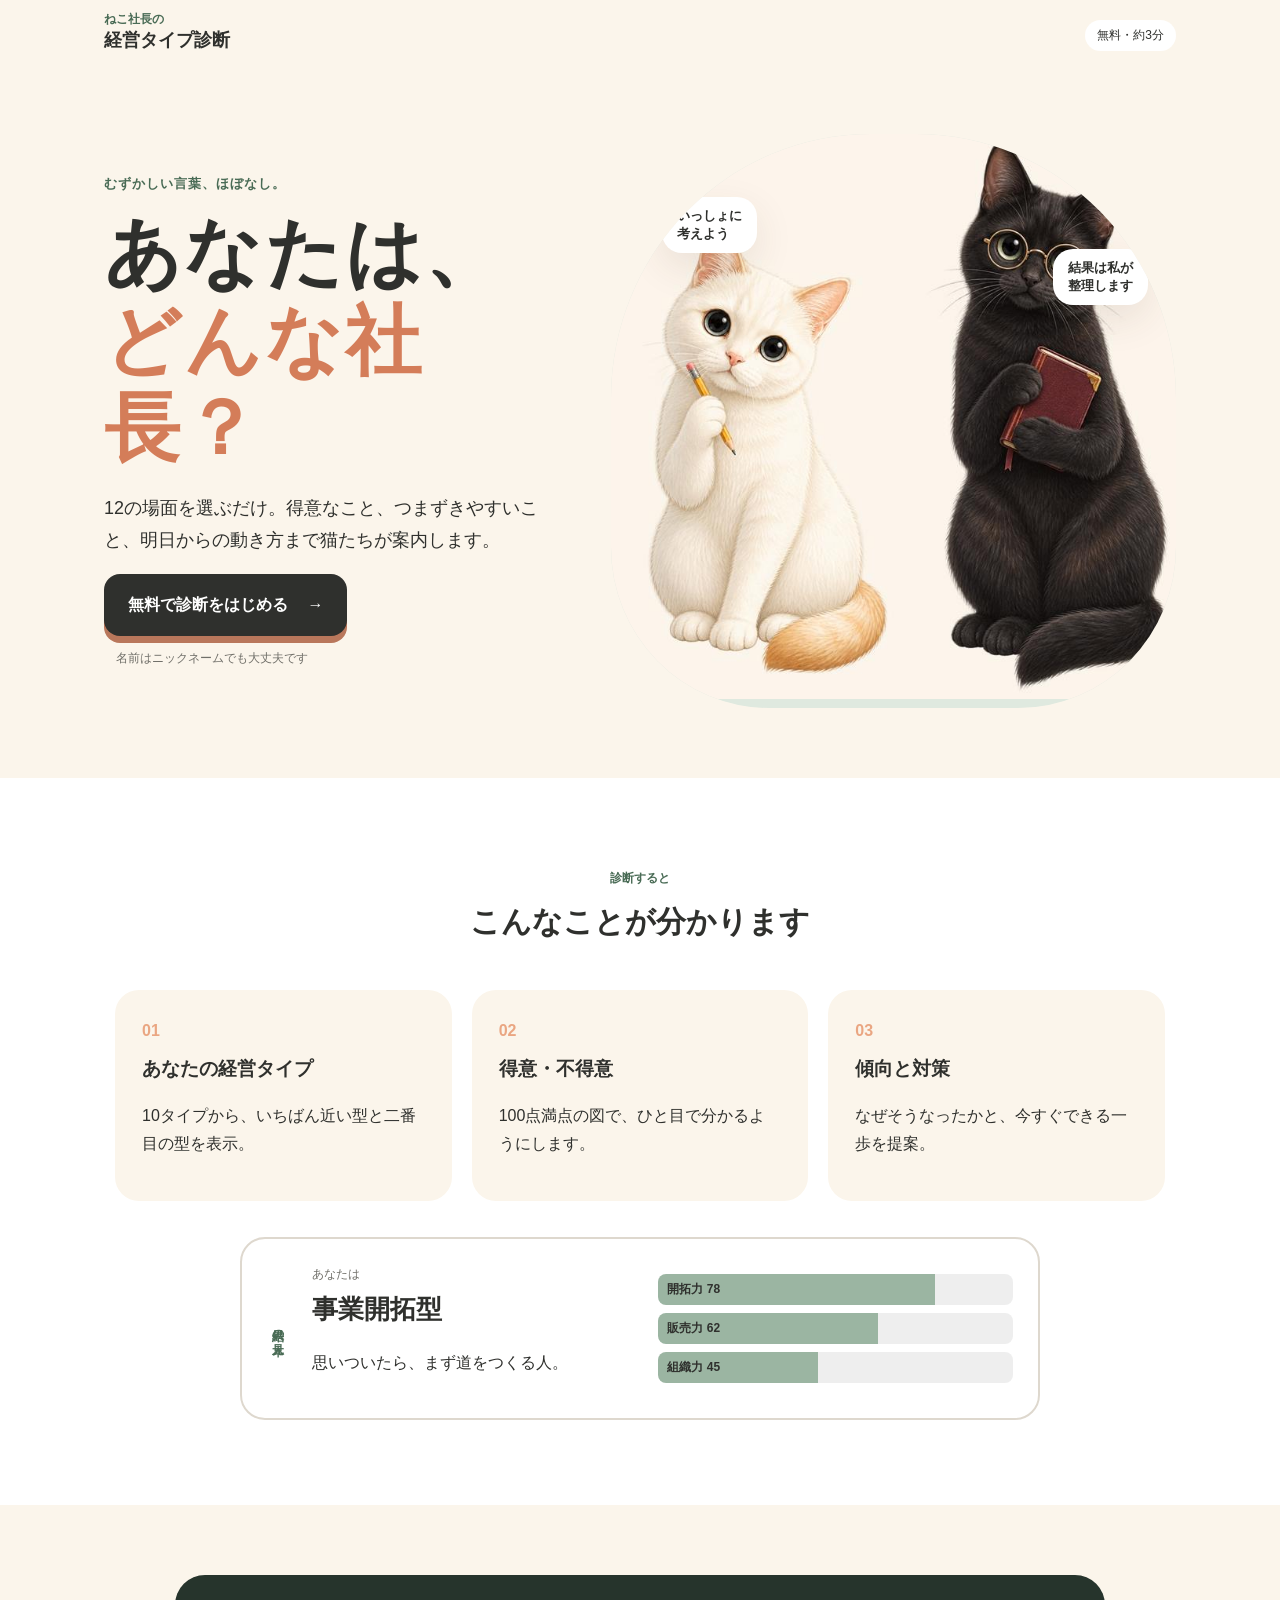
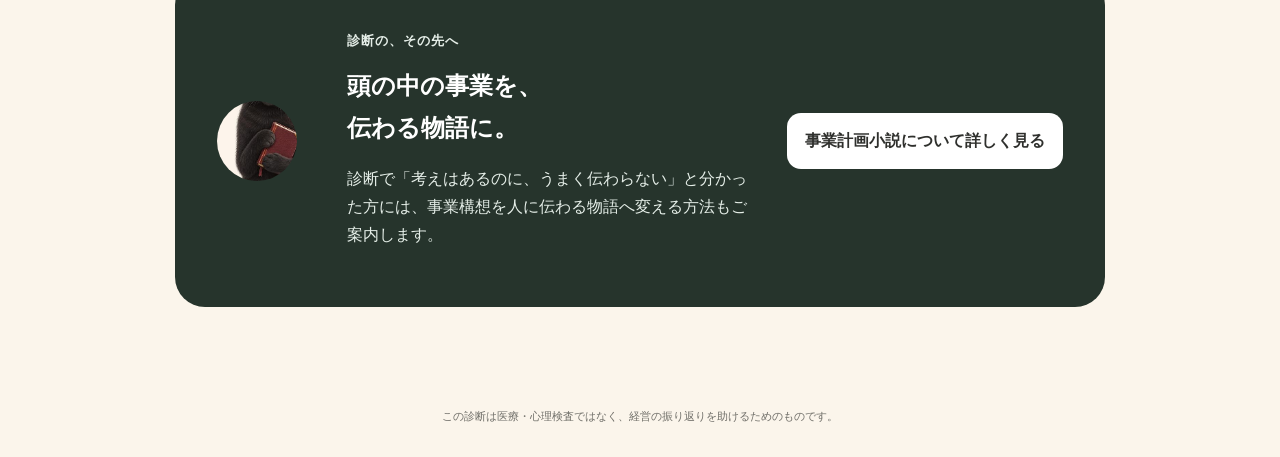
<file: prototype-v2/index.html>
<!doctype html>
<html lang="ja">
<head>
  <meta charset="utf-8">
  <meta name="viewport" content="width=device-width,initial-scale=1">
  <meta name="theme-color" content="#f8f1e7">
  <title>ねこ社長の経営タイプ診断</title>
  <meta name="description" content="12問で、あなたの経営タイプと今やるべきことがわかる無料診断です。">
  <link rel="stylesheet" href="styles.css">
</head>
<body>
  <header class="site-header">
    <a class="brand" href="#top"><span>ねこ社長の</span>経営タイプ診断</a>
    <span class="header-note">無料・約3分</span>
  </header>

  <main id="top">
    <section id="landing" class="screen active">
      <div class="hero">
        <div class="hero-copy">
          <p class="eyebrow">むずかしい言葉、ほぼなし。</p>
          <h1>あなたは、<br><em>どんな社長？</em></h1>
          <p class="lead">12の場面を選ぶだけ。得意なこと、つまずきやすいこと、明日からの動き方まで猫たちが案内します。</p>
          <button class="primary-btn" id="startBtn">無料で診断をはじめる <span>→</span></button>
          <p class="microcopy">名前はニックネームでも大丈夫です</p>
        </div>
        <div class="hero-art" aria-label="白猫と黒猫の案内役">
          <img src="assets/cat-guides-v2.jpg" alt="くりくりした目の白猫と、すっきりした黒猫">
          <span class="bubble white-bubble">いっしょに<br>考えよう</span>
          <span class="bubble black-bubble">結果は私が<br>整理します</span>
        </div>
      </div>

      <section class="sample-section">
        <div class="section-heading"><span>診断すると</span><h2>こんなことが分かります</h2></div>
        <div class="benefit-grid">
          <article><span class="num">01</span><h3>あなたの経営タイプ</h3><p>10タイプから、いちばん近い型と二番目の型を表示。</p></article>
          <article><span class="num">02</span><h3>得意・不得意</h3><p>100点満点の図で、ひと目で分かるようにします。</p></article>
          <article><span class="num">03</span><h3>傾向と対策</h3><p>なぜそうなったかと、今すぐできる一歩を提案。</p></article>
        </div>
        <div class="sample-result">
          <div class="sample-label">結果の見本</div>
          <div><p class="small-label">あなたは</p><h3>事業開拓型</h3><p>思いついたら、まず道をつくる人。</p></div>
          <div class="mini-radar" aria-label="能力の見本"><span style="--n:78%">開拓力 78</span><span style="--n:62%">販売力 62</span><span style="--n:45%">組織力 45</span></div>
        </div>
      </section>

      <section class="story-intro">
        <div class="cat-stamp cat-black"></div>
        <div><p class="eyebrow">診断の、その先へ</p><h2>頭の中の事業を、<br>伝わる物語に。</h2><p>診断で「考えはあるのに、うまく伝わらない」と分かった方には、事業構想を人に伝わる物語へ変える方法もご案内します。</p></div>
        <a class="secondary-btn" href="../prototype/story-plan.html">事業計画小説について詳しく見る</a>
      </section>
    </section>

    <section id="profile" class="screen form-screen">
      <div class="guide-row"><div class="cat-face cat-white"></div><div class="guide-talk">まずは、結果に表示する名前だけ教えてね。</div></div>
      <div class="card profile-card">
        <p class="step-label">はじめる前に</p><h2>あなたのこと</h2>
        <label>お名前・ニックネーム<input id="nameInput" type="text" maxlength="20" placeholder="例：ゆうじ"></label>
        <label>今の事業の段階<select id="stageInput"><option value="">選ばなくても大丈夫</option><option>これから始める</option><option>始めたばかり</option><option>売上を伸ばしている</option><option>人や組織を増やしている</option><option>次の事業を考えている</option></select></label>
        <button class="primary-btn full" id="profileNext">質問へ進む <span>→</span></button>
      </div>
    </section>

    <section id="quiz" class="screen quiz-screen">
      <div class="progress-wrap"><div class="progress-meta"><span id="progressText">1 / 12</span><span id="chapterText">まずは、いつものあなた</span></div><div class="progress"><i id="progressBar"></i></div></div>
      <div class="guide-row compact"><div class="cat-face cat-white"></div><div class="guide-talk" id="catTalk">深く考えず、近い方を選んでね。</div></div>
      <div class="question-card">
        <p id="questionScene" class="scene-label"></p>
        <h2 id="questionText"></h2>
        <div id="answers" class="answers"></div>
      </div>
    </section>

    <section id="issues" class="screen form-screen">
      <div class="guide-row"><div class="cat-face cat-black"></div><div class="guide-talk">タイプとは別に、いま困っていることも整理しましょう。</div></div>
      <div class="card issue-card">
        <p class="step-label">あと少し</p><h2>いま、一番気になることは？</h2><p>2つまで選べます。</p>
        <div id="issueChoices" class="issue-choices"></div>
        <button class="primary-btn full" id="showResult">結果を見る <span>→</span></button>
      </div>
    </section>

    <section id="result" class="screen result-screen">
      <div class="result-hero">
        <div class="cat-face cat-black large"></div><p class="result-owner"><span id="resultName"></span>さんの診断結果</p><p class="small-label">あなたは</p><h1 id="typeName"></h1><p id="typeTagline" class="type-tagline"></p>
        <div id="typeRanking" class="type-ranking"></div>
      </div>

      <section class="story-offer story-offer-priority">
        <div class="story-cat"><div class="cat-face cat-white large"></div></div>
        <div><p class="eyebrow">診断で終わらせないための、次の提案</p><h2>今回のあなたには、<br>「事業計画小説」が役立つかもしれません。</h2><p id="storyReason"></p><p>頭の中にある事業構想を、社員・仲間・お客様にも場面が見える物語へ変える方法です。まずは、何をどのように物語へ変えるのかをご覧ください。</p><div class="offer-actions"><a class="primary-btn link-btn" href="../prototype/story-plan.html">事業計画小説について詳しく見る <span>→</span></a><a class="text-link" href="../prototype/story-preview.html">実際の見本を無料で読む</a></div></div>
      </section>

      <div class="result-layout">
        <article class="result-card chart-card"><div class="card-title"><span>能力の見取り図</span><h2>得意・不得意</h2></div><canvas id="radar" width="520" height="420"></canvas><div id="abilityList" class="ability-list"></div><p class="chart-note">点数は回答から見た「今の傾向」です。人としての優劣ではありません。</p></article>
        <article class="result-card"><div class="card-title"><span>診断結果の根拠</span><h2>このタイプになった理由</h2></div><p id="evidenceIntro" class="evidence-intro"></p><div id="evidenceList" class="evidence-list"></div></article>
        <article class="result-card advice-card"><div class="card-title"><span>あなたの取扱説明書</span><h2>傾向と対策</h2></div><div class="advice-grid"><section><h3>伸ばしたい強み</h3><p id="strengthText"></p></section><section><h3>気をつけたいこと</h3><p id="riskText"></p></section><section class="wide"><h3>うまく進むコツ</h3><p id="counterText"></p></section></div></article>
        <article class="result-card today-card"><span class="today-label">今日からの一歩</span><h2 id="todayTitle"></h2><p id="todayText"></p></article>
        <article class="result-card issue-result"><div class="card-title"><span>タイプとは別に</span><h2>いまの経営課題</h2></div><div id="selectedIssues"></div><p id="issueAdvice"></p></article>
      </div>

      <section class="share-card"><h2>結果を友だちに送る</h2><p>結果だけが見られる専用ページを共有できます。</p><div class="share-buttons"><button id="nativeShare">共有する</button><button id="lineShare">LINE</button><button id="xShare">X</button><button id="copyShare">リンクをコピー</button></div><p id="shareStatus" aria-live="polite"></p></section>
      <button class="retry-btn" id="retryBtn">もう一度診断する</button>
    </section>
  </main>
  <footer>この診断は医療・心理検査ではなく、経営の振り返りを助けるためのものです。</footer>
  <script src="app.js"></script>
</body>
</html>
</file>
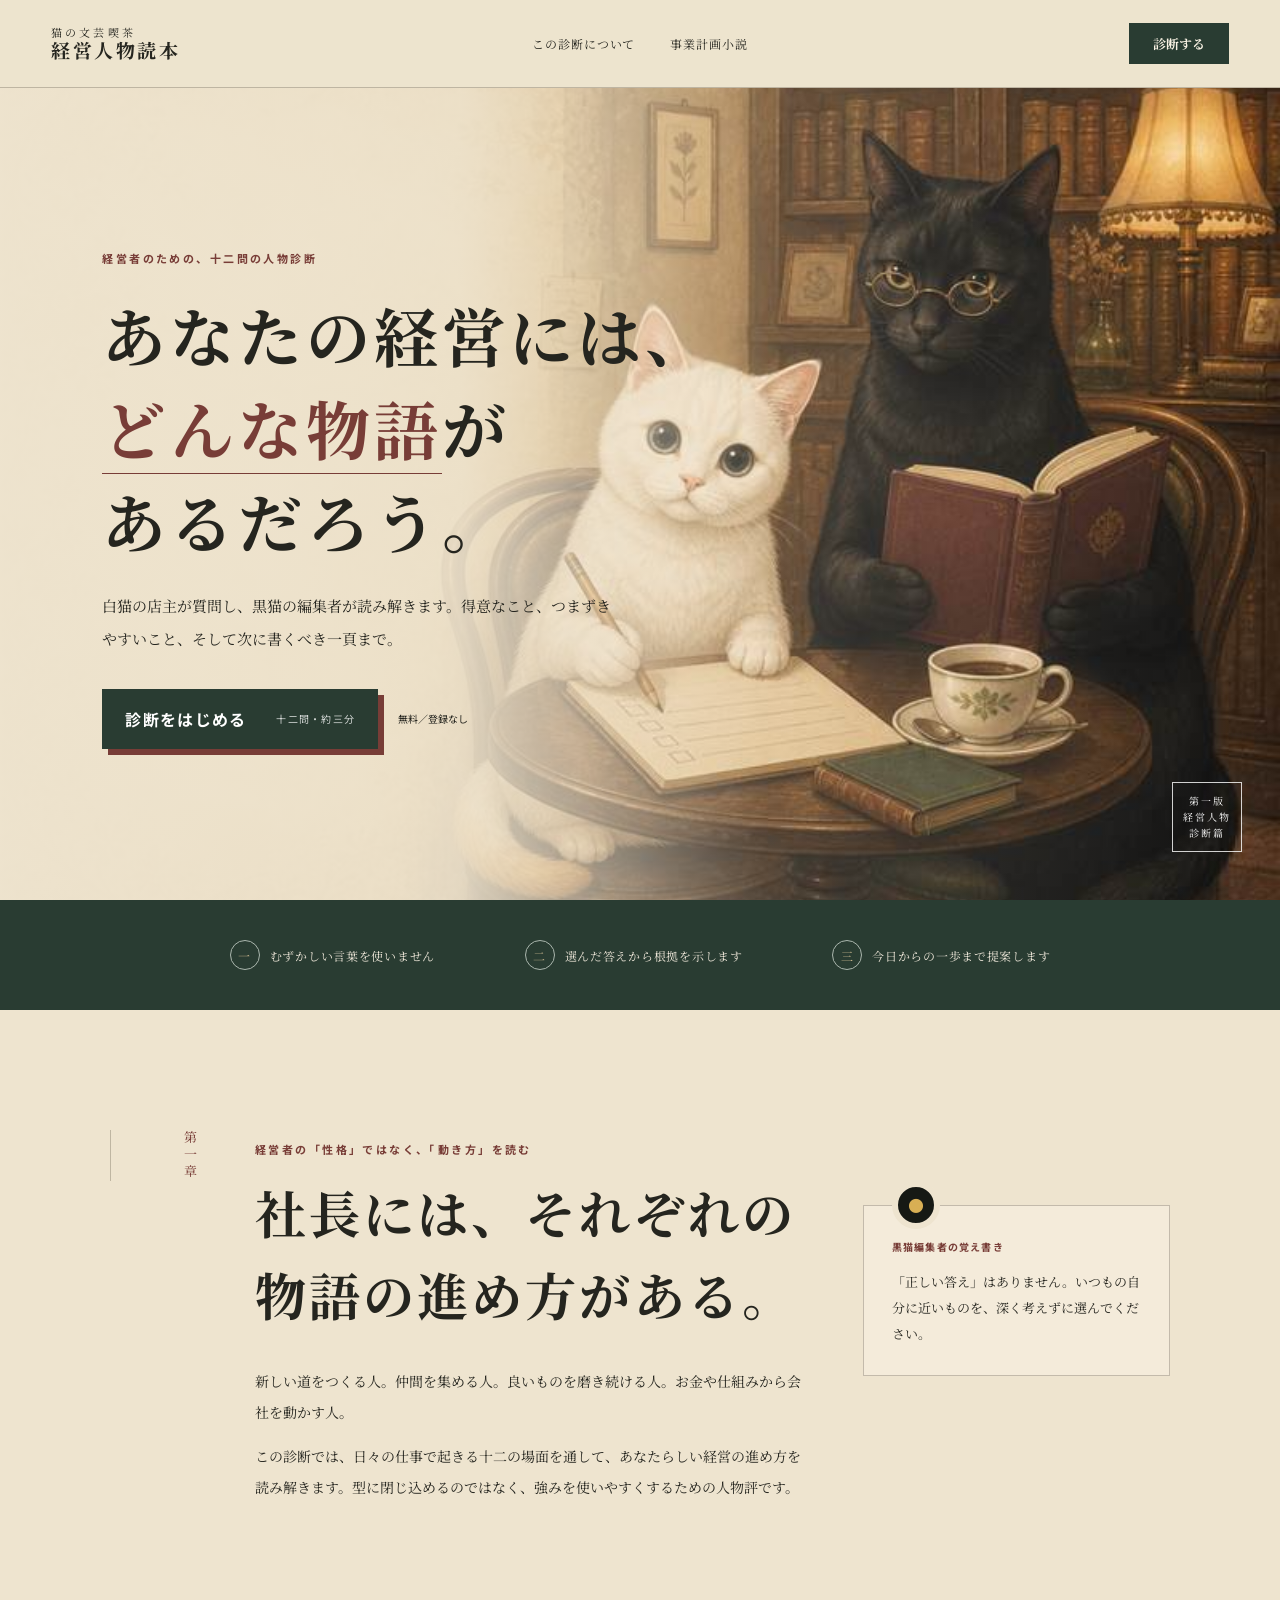
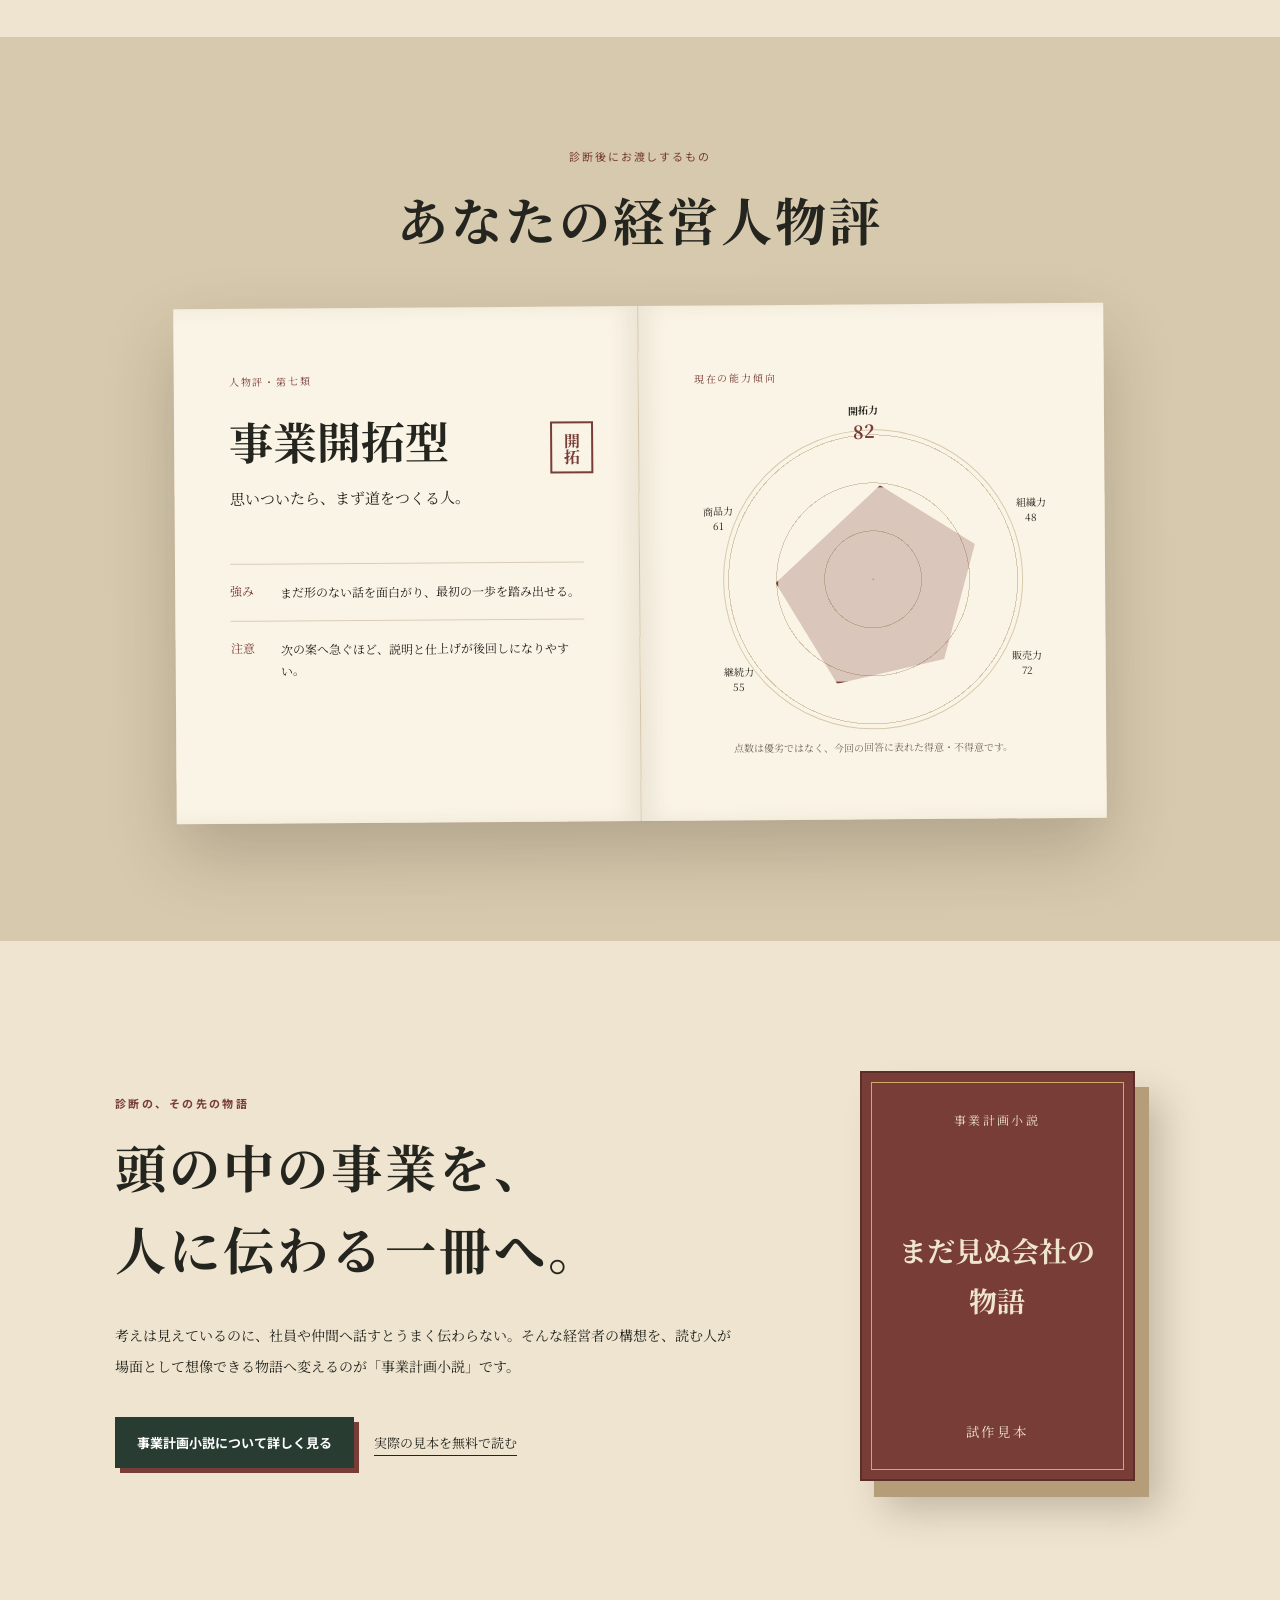
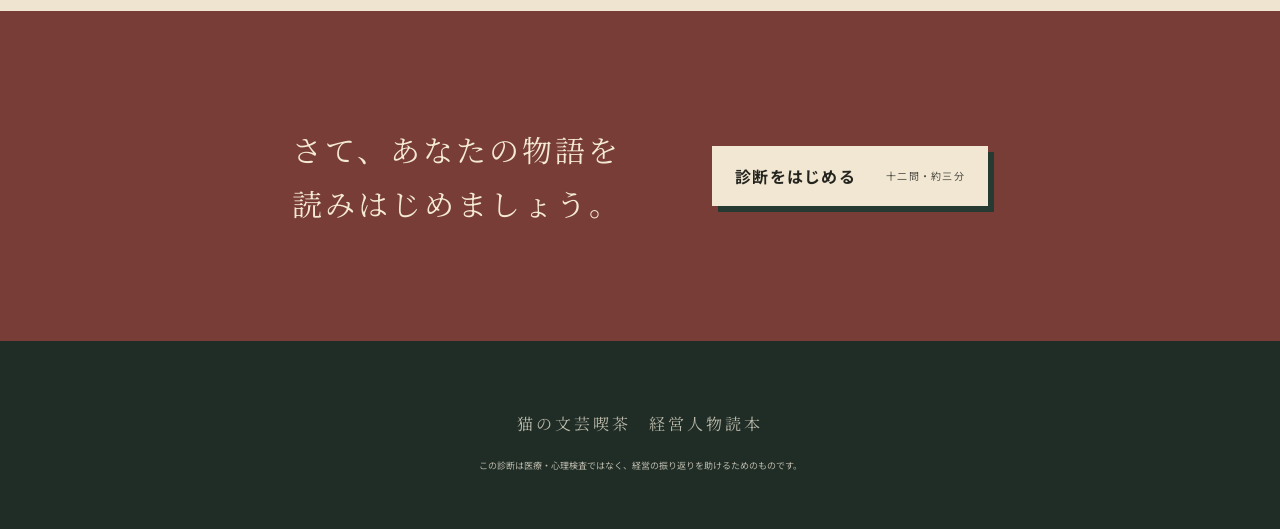
<file: prototype-v3/index.html>
<!doctype html>
<html lang="ja">
<head>
  <meta charset="utf-8">
  <meta name="viewport" content="width=device-width,initial-scale=1">
  <meta name="theme-color" content="#eee4cf">
  <title>猫の文芸喫茶｜経営タイプ診断</title>
  <meta name="description" content="12の質問から、あなたの経営タイプと次の一手を読み解きます。">
  <link rel="stylesheet" href="styles.css">
</head>
<body>
  <header class="topbar">
    <a class="logo" href="#top"><span>猫の文芸喫茶</span><b>経営人物読本</b></a>
    <nav aria-label="主要メニュー"><a href="#about">この診断について</a><a href="#novel">事業計画小説</a></nav>
    <a class="small-start" href="../prototype-v2/">診断する</a>
  </header>

  <main id="top">
    <section class="hero">
      <img class="hero-image" src="assets/literary-cats-v2.jpg" alt="古い文芸喫茶で経営診断をする白猫と黒猫">
      <div class="hero-copy">
        <p class="kicker">経営者のための、十二問の人物診断</p>
        <h1>あなたの経営には、<br><em>どんな物語</em>が<br>あるだろう。</h1>
        <p class="intro">白猫の店主が質問し、黒猫の編集者が読み解きます。得意なこと、つまずきやすいこと、そして次に書くべき一頁まで。</p>
        <div class="hero-actions">
          <a class="start-button" href="../prototype-v2/">診断をはじめる<span>十二問・約三分</span></a>
          <p>無料／登録なし</p>
        </div>
      </div>
      <p class="edition">第一版<br>経営人物<br>診断篇</p>
    </section>

    <section class="quiet-strip" aria-label="診断の特徴">
      <p><span>一</span>むずかしい言葉を使いません</p>
      <p><span>二</span>選んだ答えから根拠を示します</p>
      <p><span>三</span>今日からの一歩まで提案します</p>
    </section>

    <section class="reading-room" id="about">
      <div class="section-number">第一章</div>
      <div class="room-copy">
        <p class="overline">経営者の「性格」ではなく、「動き方」を読む</p>
        <h2>社長には、それぞれの<br>物語の進め方がある。</h2>
        <p>新しい道をつくる人。仲間を集める人。良いものを磨き続ける人。お金や仕組みから会社を動かす人。</p>
        <p>この診断では、日々の仕事で起きる十二の場面を通して、あなたらしい経営の進め方を読み解きます。型に閉じ込めるのではなく、強みを使いやすくするための人物評です。</p>
      </div>
      <aside class="editor-note">
        <div class="black-cat-mark" aria-hidden="true">●</div>
        <p class="note-label">黒猫編集者の覚え書き</p>
        <blockquote>「正しい答え」はありません。いつもの自分に近いものを、深く考えずに選んでください。</blockquote>
      </aside>
    </section>

    <section class="result-preview">
      <div class="preview-heading"><p>診断後にお渡しするもの</p><h2>あなたの経営人物評</h2></div>
      <div class="book-spread">
        <article class="type-page">
          <p class="page-label">人物評・第七類</p>
          <h3>事業開拓型</h3>
          <p class="type-line">思いついたら、まず道をつくる人。</p>
          <div class="seal">開拓</div>
          <dl><div><dt>強み</dt><dd>まだ形のない話を面白がり、最初の一歩を踏み出せる。</dd></div><div><dt>注意</dt><dd>次の案へ急ぐほど、説明と仕上げが後回しになりやすい。</dd></div></dl>
        </article>
        <article class="chart-page">
          <p class="page-label">現在の能力傾向</p>
          <div class="radar-placeholder" aria-label="能力レーダーチャートの見本"><i></i><b>開拓力<br><strong>82</strong></b><span class="a">商品力<br>61</span><span class="b">組織力<br>48</span><span class="c">販売力<br>72</span><span class="d">継続力<br>55</span></div>
          <p class="caption">点数は優劣ではなく、今回の回答に表れた得意・不得意です。</p>
        </article>
      </div>
    </section>

    <section class="novel-section" id="novel">
      <div class="novel-inner">
        <p class="overline">診断の、その先の物語</p>
        <h2>頭の中の事業を、<br>人に伝わる一冊へ。</h2>
        <p>考えは見えているのに、社員や仲間へ話すとうまく伝わらない。そんな経営者の構想を、読む人が場面として想像できる物語へ変えるのが「事業計画小説」です。</p>
        <div class="novel-links"><a class="novel-primary" href="../prototype/story-plan.html">事業計画小説について詳しく見る</a><a href="../prototype/story-preview.html">実際の見本を無料で読む</a></div>
      </div>
      <div class="book-cover" aria-hidden="true"><span>事業計画小説</span><b>まだ見ぬ会社の<br>物語</b><small>試作見本</small></div>
    </section>

    <section class="final-cta">
      <p>さて、あなたの物語を<br>読みはじめましょう。</p>
      <a class="start-button light" href="../prototype-v2/">診断をはじめる<span>十二問・約三分</span></a>
    </section>
  </main>
  <footer><p>猫の文芸喫茶　経営人物読本</p><small>この診断は医療・心理検査ではなく、経営の振り返りを助けるためのものです。</small></footer>
</body>
</html>
</file>
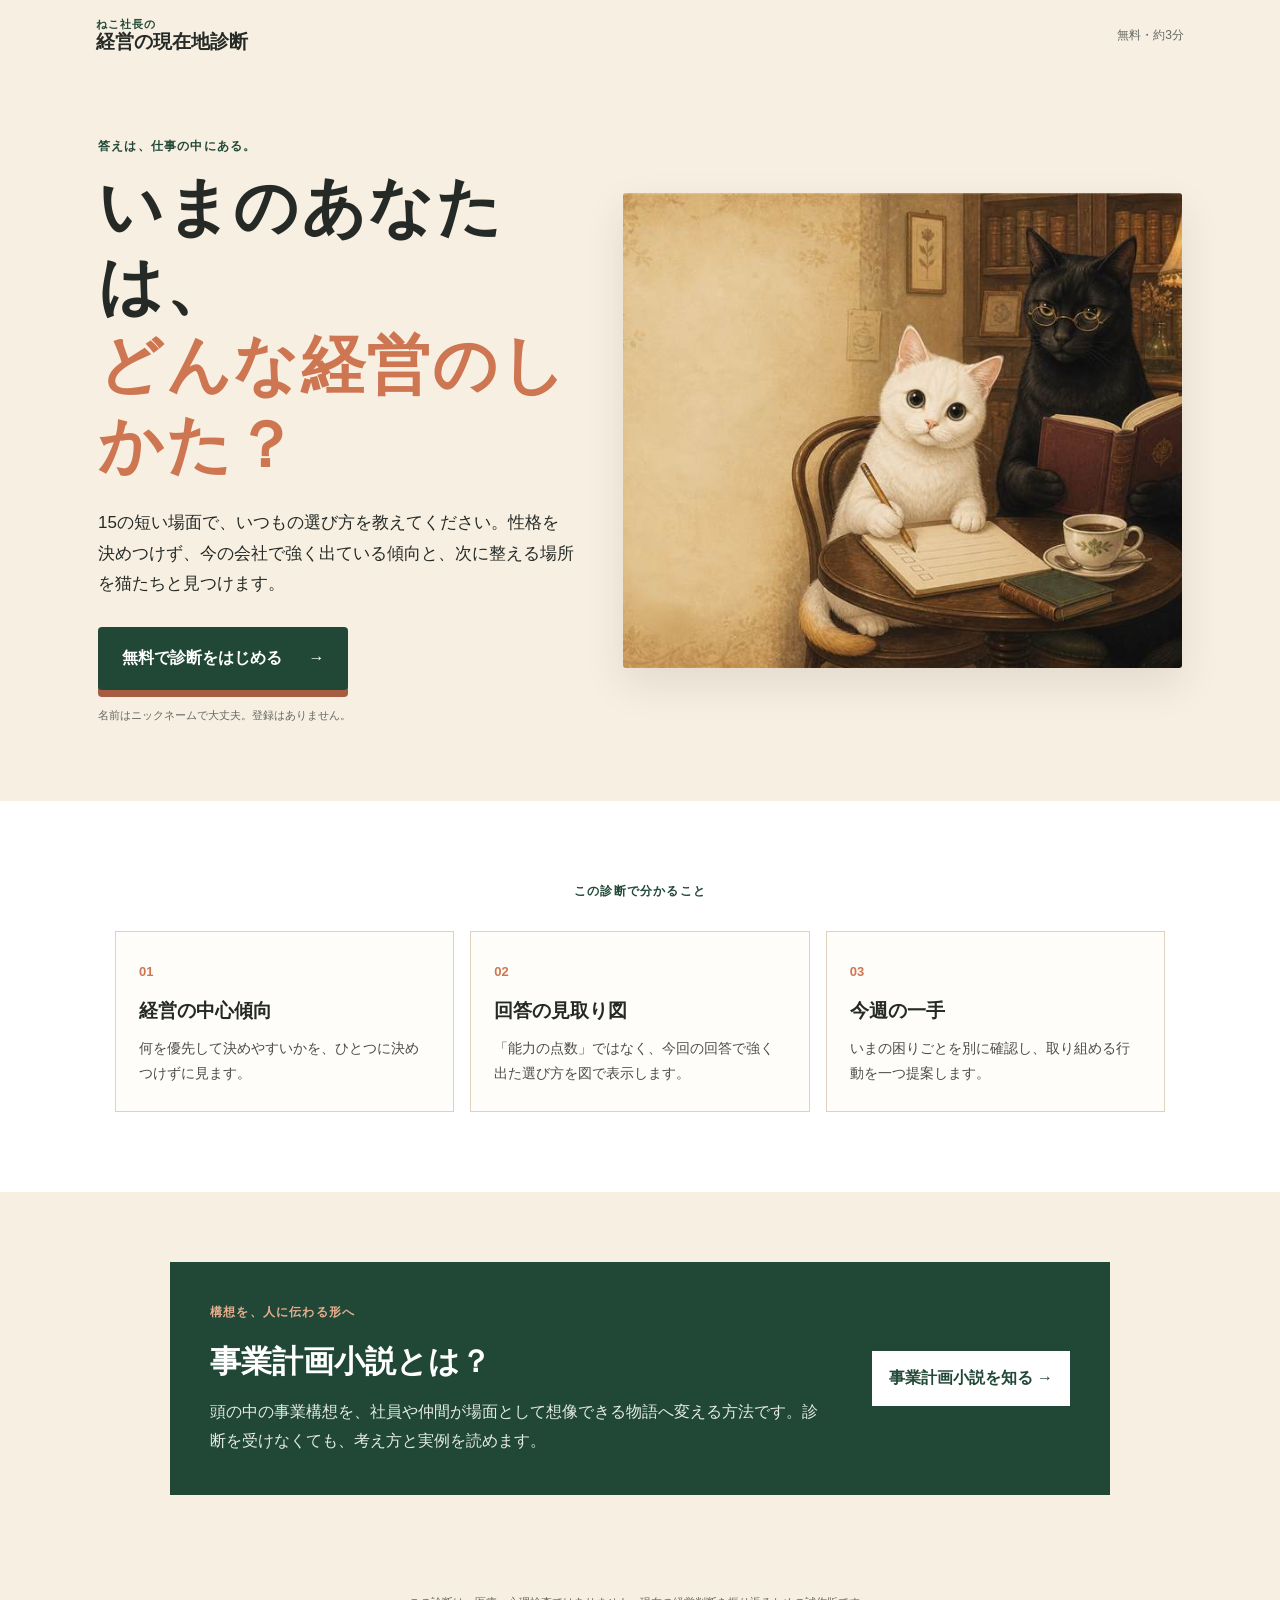
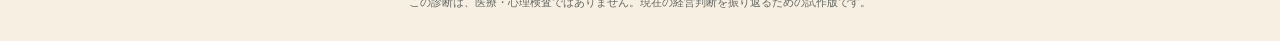
<file: prototype-v4/index.html>
<!doctype html>
<html lang="ja">
<head>
  <meta charset="utf-8">
  <meta name="viewport" content="width=device-width,initial-scale=1">
  <meta name="theme-color" content="#f7efe2">
  <title>ねこ社長の経営の現在地診断</title>
  <meta name="description" content="実際の経営場面を選ぶだけ。経営の傾向と、いま整えるとよいことが分かる無料診断です。">
  <link rel="stylesheet" href="styles.css">
</head>
<body>
  <header><a href="#top" class="brand"><span>ねこ社長の</span>経営の現在地診断</a><span>無料・約3分</span></header>
  <main id="top">
    <section id="landing" class="screen active">
      <div class="hero">
        <div class="hero-copy">
          <p class="eyebrow">答えは、仕事の中にある。</p>
          <h1>いまのあなたは、<br><em>どんな経営のしかた？</em></h1>
          <p>15の短い場面で、いつもの選び方を教えてください。性格を決めつけず、今の会社で強く出ている傾向と、次に整える場所を猫たちと見つけます。</p>
          <button class="primary" id="startBtn">無料で診断をはじめる <b>→</b></button>
          <small>名前はニックネームで大丈夫。登録はありません。</small>
        </div>
        <div class="hero-art"><img src="../prototype-v3/assets/literary-cats-v2.jpg" alt="白猫と黒猫が喫茶店で相談しているイラスト"></div>
      </div>
      <section class="how">
        <p class="eyebrow">この診断で分かること</p>
        <div class="three"><article><b>01</b><h2>経営の中心傾向</h2><p>何を優先して決めやすいかを、ひとつに決めつけずに見ます。</p></article><article><b>02</b><h2>回答の見取り図</h2><p>「能力の点数」ではなく、今回の回答で強く出た選び方を図で表示します。</p></article><article><b>03</b><h2>今週の一手</h2><p>いまの困りごとを別に確認し、取り組める行動を一つ提案します。</p></article></div>
      </section>
      <section class="novel-intro"><div><p class="eyebrow">構想を、人に伝わる形へ</p><h2>事業計画小説とは？</h2><p>頭の中の事業構想を、社員や仲間が場面として想像できる物語へ変える方法です。診断を受けなくても、考え方と実例を読めます。</p></div><a class="outline" href="../prototype/story-plan.html">事業計画小説を知る →</a></section>
    </section>

    <section id="profile" class="screen form">
      <div class="guide"><i class="cat white"></i><p>結果に表示する名前と、今の会社のことを少しだけ。</p></div>
      <div class="card"><p class="eyebrow">はじめる前に</p><h1>今の会社を思い浮かべて</h1><label>お名前・ニックネーム<input id="name" maxlength="20" placeholder="例：ゆうじ"></label><label>今の会社・事業の段階<select id="stage"><option value="">選ばなくても大丈夫</option><option value="構想">これから始める・構想中</option><option value="検証">試しながら確かめている</option><option value="立上げ">始めたばかり</option><option value="成長">売上や人を増やしている</option><option value="安定">安定して回っている</option><option value="転換">次の柱や変化を考えている</option><option value="承継">引き継ぎを考えている</option></select></label><label>いま、構想を伝えたい相手<select id="audience"><option value="">まだ決まっていない・特にいない</option><option>社員</option><option>採用候補</option><option>共同経営者・仲間</option><option>出資者・金融機関</option><option>お客様</option></select></label><label>今、資金繰り・法律・人の問題で、今日中や今週中の対応が必要ですか？<select id="urgent"><option value="no" selected>いいえ</option><option value="yes">はい</option></select></label><button id="profileNext" class="primary">質問へ進む <b>→</b></button></div>
    </section>

    <section id="quiz" class="screen quiz">
      <div class="progress"><div><span id="count"></span><span id="chapter"></span></div><i><b id="bar"></b></i></div>
      <button id="back" class="back">← 一つ戻る</button>
      <div class="guide"><i class="cat white"></i><p id="talk">いつもの自分に近い方で大丈夫。</p></div>
      <div class="card question"><p id="scene" class="scene"></p><h1 id="question"></h1><div id="answers" class="answers"></div></div>
    </section>

    <section id="check" class="screen form">
      <div class="guide"><i class="cat black"></i><p>タイプとは別に、いま起きていることを3つだけ確認します。</p></div>
      <div class="card question"><p id="checkStep" class="eyebrow"></p><h1 id="checkQuestion"></h1><div id="checkAnswers" class="answers"></div><button id="checkBack" class="back">← 一つ戻る</button></div>
    </section>

    <section id="result" class="screen result">
      <div class="result-head"><i class="cat black large"></i><p><span id="resultName"></span>さんの、今回の回答から見た</p><h1 id="mainType"></h1><h2 id="tagline"></h2><p id="mix"></p></div>
      <div class="result-body">
        <section class="result-card"><p class="eyebrow">回答の見取り図</p><h2>どんな選び方が強く出た？</h2><canvas id="radar" width="620" height="470"></canvas><div id="axisList" class="axis-list"></div><p class="note">これは能力テストの点数ではありません。今回の回答で、どの選び方が強く出たかを表しています。</p></section>
        <section class="result-card"><p class="eyebrow">この結果になった理由</p><h2>選んだ答えから、こう読み取りました</h2><p id="reasonIntro"></p><div id="evidence"></div></section>
        <section class="result-card split"><div><p class="eyebrow">力が生きる場面</p><h2 id="strengthTitle"></h2><p id="strength"></p></div><div><p class="eyebrow">強く出すぎると</p><h2>気をつけたいこと</h2><p id="risk"></p></div></section>
        <section class="result-card"><p class="eyebrow">いまの状態</p><h2 id="issueTitle">今、先に整えたいこと</h2><div id="issues"></div><p id="issueText"></p><div class="action"><b>今週の一歩</b><h3 id="actionTitle"></h3><p id="actionText"></p></div></section>
        <section id="storyOffer" class="story-offer" hidden><p class="eyebrow">構想を伝える必要がある今だから</p><h2>事業計画小説が、選択肢になるかもしれません。</h2><p id="storyReason"></p><p>まずは、相手に何を分かってほしいかを一文にしてみてください。そのうえで、図解・計画書・対話に加え、構想を物語として共有する方法があります。</p><a class="primary" href="../prototype/story-plan.html">事業計画小説について詳しく見る <b>→</b></a><a href="../prototype/story-preview.html" class="text-link">無料公開の見本を読む</a></section>
        <section id="otherOffer" class="result-card" hidden><p class="eyebrow">いまは、ここから</p><h2 id="otherTitle"></h2><p id="otherText"></p><a href="../prototype/story-plan.html" class="text-link">事業計画小説の考え方を見る</a></section>
        <section class="share"><h2>結果を友だちに送る</h2><p>結果の概要を、LINEやXで共有できます。</p><div><button id="nativeShare">共有する</button><button id="lineShare">LINE</button><button id="xShare">X</button><button id="copyShare">リンクをコピー</button></div><small id="shareStatus"></small></section>
        <button id="retry" class="retry">もう一度診断する</button>
      </div>
    </section>
  </main>
  <footer>この診断は、医療・心理検査ではありません。現在の経営判断を振り返るための試作版です。</footer>
  <script src="../prototype-v5/data.js"></script>
  <script src="app.js"></script>
</body>
</html>
</file>
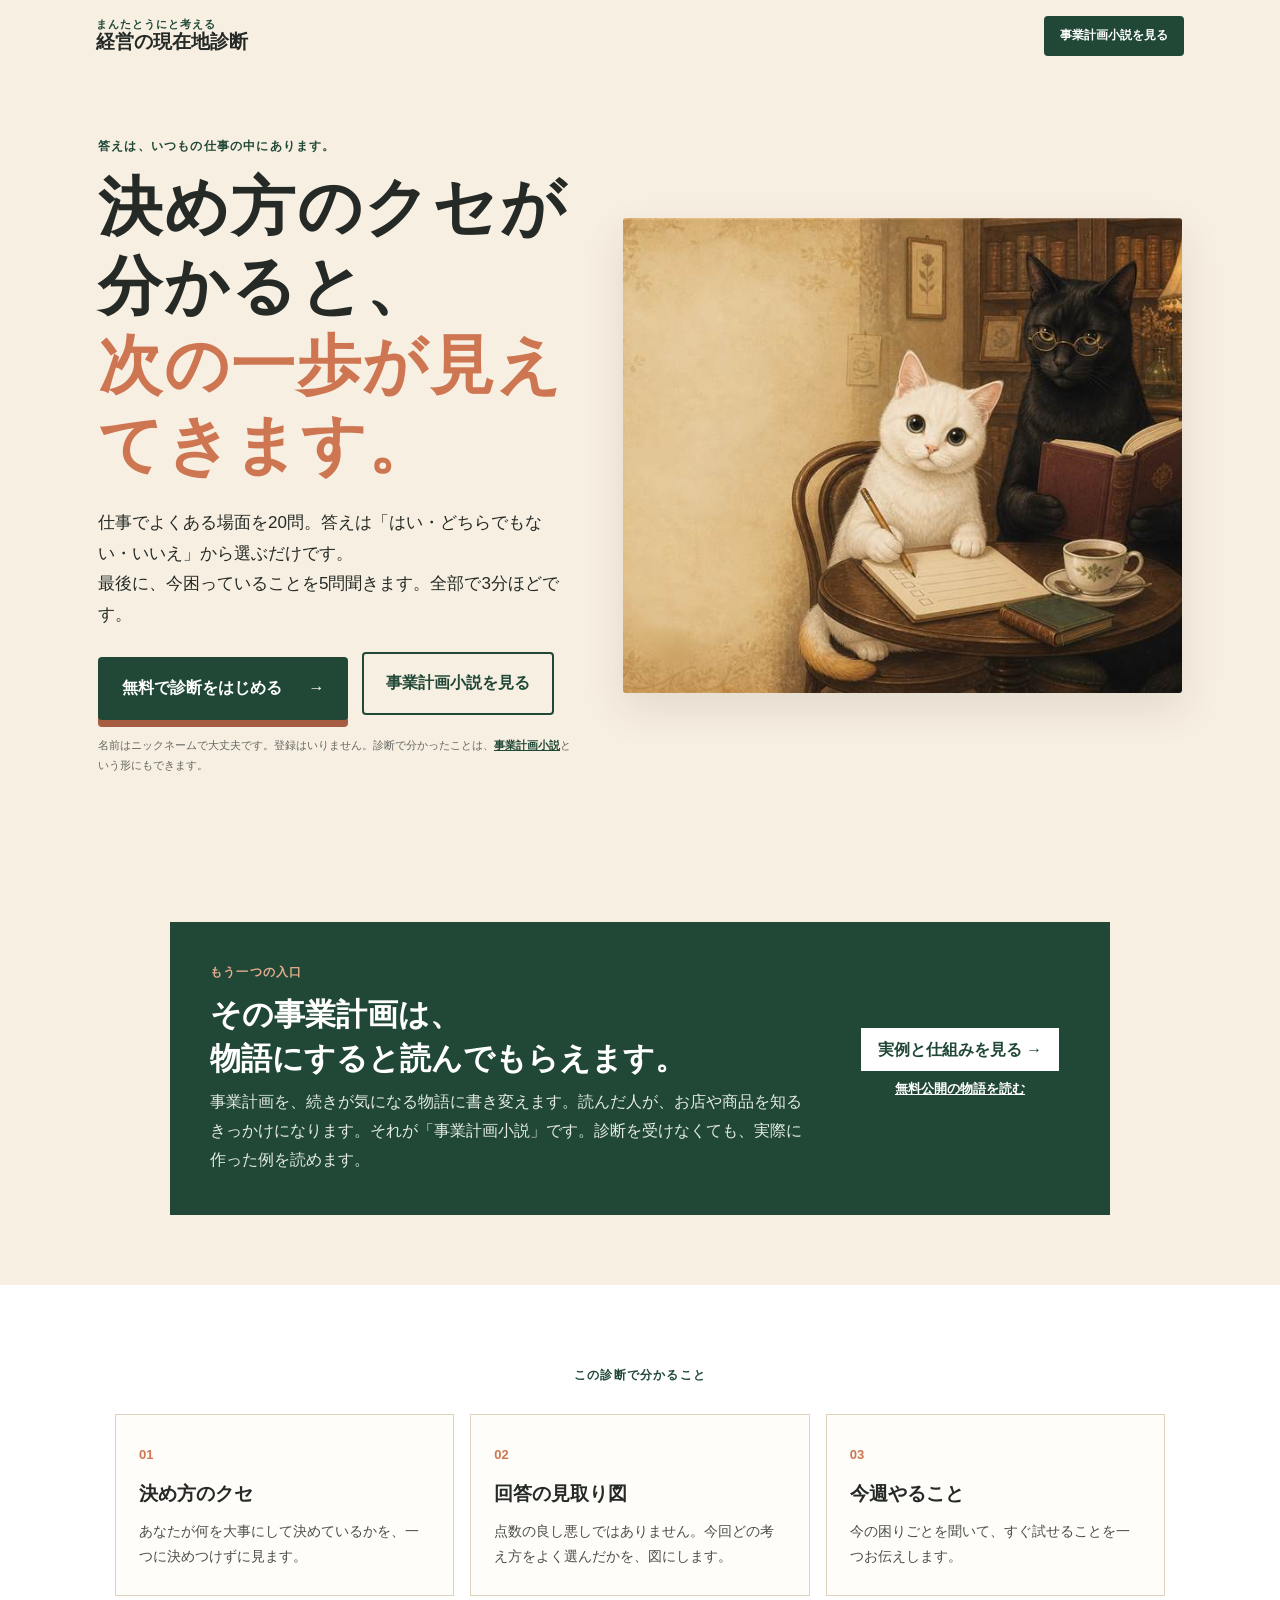
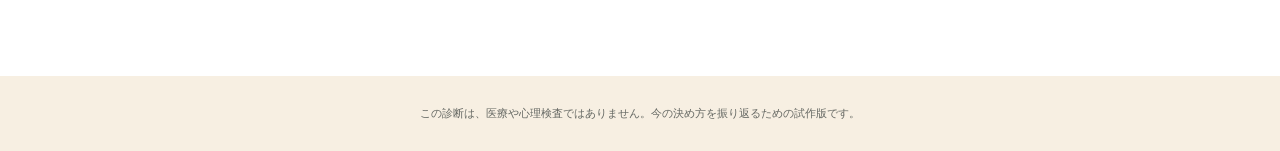
<file: prototype-v5/index.html>
<!doctype html>
<html lang="ja">
<head>
  <meta charset="utf-8">
  <meta name="viewport" content="width=device-width,initial-scale=1">
  <meta name="theme-color" content="#f7efe2">
  <title>経営の現在地診断</title>
  <meta name="description" content="仕事でよくある場面を20問。最後に今の困りごとを5問聞いて、決め方のクセ・強み・つまずきやすい場面・今週やることを整理する無料診断です。">
  <link rel="stylesheet" href="styles.css?v=20260912a">
</head>
<body>
  <header><a href="#top" class="brand"><span>まんたとうにと考える</span>経営の現在地診断</a><nav><a href="../prototype/story-plan.html" class="nav-cta">事業計画小説を見る</a></nav></header>
  <main id="top">
    <section id="landing" class="screen active">
      <div class="hero">
        <div class="hero-copy">
          <p class="eyebrow">答えは、いつもの仕事の中にあります。</p>
          <h1>決め方のクセが分かると、<br><em>次の一歩が見えてきます。</em></h1>
          <p>仕事でよくある場面を20問。答えは「はい・どちらでもない・いいえ」から選ぶだけです。<br>最後に、今困っていることを5問聞きます。全部で3分ほどです。</p>
          <div class="hero-ctas">
            <button class="primary" id="startBtn">無料で診断をはじめる <b>→</b></button>
            <a href="../prototype/story-plan.html" class="secondary">事業計画小説を見る</a>
          </div>
          <small>名前はニックネームで大丈夫です。登録はいりません。診断で分かったことは、<a href="../prototype/story-plan.html">事業計画小説</a>という形にもできます。</small>
        </div>
        <div class="hero-art"><img src="assets/literary-cats-v2.jpg" alt="白猫と黒猫が喫茶店で相談しているイラスト"></div>
      </div>
      <section class="novel-intro"><div><p class="eyebrow">もう一つの入口</p><h2>その事業計画は、<br>物語にすると読んでもらえます。</h2><p>事業計画を、続きが気になる物語に書き変えます。読んだ人が、お店や商品を知るきっかけになります。それが「事業計画小説」です。診断を受けなくても、実際に作った例を読めます。</p></div><div class="novel-links"><a class="outline" href="../prototype/story-plan.html">実例と仕組みを見る →</a><a href="../prototype/story-preview.html">無料公開の物語を読む</a></div></section>
      <section class="how">
        <p class="eyebrow">この診断で分かること</p>
        <div class="three"><article><b>01</b><h2>決め方のクセ</h2><p>あなたが何を大事にして決めているかを、一つに決めつけずに見ます。</p></article><article><b>02</b><h2>回答の見取り図</h2><p>点数の良し悪しではありません。今回どの考え方をよく選んだかを、図にします。</p></article><article><b>03</b><h2>今週やること</h2><p>今の困りごとを聞いて、すぐ試せることを一つお伝えします。</p></article></div>
      </section>
    </section>

    <section id="profile" class="screen form">
      <div class="guide"><i class="cat white"></i><p>結果に表示する名前と、今の会社のことを少しだけ。</p></div>
      <div class="card"><p class="eyebrow">はじめる前に</p><h1>今の会社を思い浮かべて</h1><label>お名前・ニックネーム<input id="name" maxlength="20" placeholder="例：ゆうじ"></label><label>今の会社・事業の段階<select id="stage"><option value="">選ばなくても大丈夫</option><option value="構想">これから始める・構想中</option><option value="検証">試しながら確かめている</option><option value="立上げ">始めたばかり</option><option value="成長">売上や人を増やしている</option><option value="安定">安定して回っている</option><option value="転換">次の柱や変化を考えている</option><option value="承継">引き継ぎを考えている</option></select></label><label>事業の計画や構想は、何かに書いてありますか？<select id="planStatus"><option value="none">まだ書いていない</option><option value="memo">メモや資料がある</option><option value="plan">事業計画書がある</option></select></label><label>その事業を、いちばん知ってほしい相手<select id="audience"><option value="">まだ決まっていない・特にいない</option><option value="お客様">お客様</option><option value="応援者">地域の人・応援者</option><option value="社員">社員</option><option value="採用候補">採用候補</option><option value="共同経営者・仲間">共同経営者・仲間</option><option value="出資者・金融機関">出資者・金融機関</option></select></label><label>今、資金繰り・法律・人の問題で、今日中や今週中の対応が必要ですか？<select id="urgent"><option value="no">いいえ</option><option value="yes">はい</option></select></label><button id="profileNext" class="primary">質問へ進む <b>→</b></button></div>
    </section>

    <section id="quiz" class="screen quiz">
      <div class="progress"><div><span id="count"></span><span id="chapter"></span></div><i><b id="bar"></b></i></div>
      <button id="back" class="back">← 一つ戻る</button>
      <div class="guide"><i class="cat white"></i><p id="talk">いつもの自分に近い方で大丈夫。</p></div>
      <div class="card question"><p id="scene" class="scene"></p><h1 id="question"></h1><div id="answers" class="answers"></div></div>
    </section>

    <section id="check" class="screen form">
      <div class="guide"><i class="cat black"></i><p>タイプとは別に、今起きていることを5つだけ聞きます。</p></div>
      <div class="card question"><p id="checkStep" class="eyebrow"></p><h1 id="checkQuestion"></h1><div id="checkAnswers" class="answers"></div><button id="checkBack" class="back">← 一つ戻る</button></div>
    </section>

    <section id="result" class="screen result">
      <div class="result-head"><i class="cat black large"></i><p><span id="resultName"></span>さんの、今回の回答から見た</p><h1 id="mainType"></h1><h2 id="tagline"></h2><p id="mix"></p><div id="topThree" class="top-three"></div></div>
      <div class="result-body">
        <section id="storyOffer" class="story-offer" hidden><p class="eyebrow">今回の回答とは別に、事業の状況から</p><h2>その事業計画、物語にできるかもしれません。</h2><p id="storyReason"></p><p>計画をかっこよく見せるためではありません。本当のことを土台に登場人物と出来事を考えて、続きを待つ読者と、お店や商品との出会いを作る方法です。</p><a class="primary" href="../prototype/story-plan.html">実例と仕組みを見る <b>→</b></a><a href="../prototype/story-preview.html" class="text-link">無料公開の物語を読む</a></section>
        <section id="otherOffer" class="result-card" hidden><p class="eyebrow">今回の回答とは別に、事業の状況から</p><h2 id="otherTitle"></h2><p id="otherText"></p></section>
        <section class="result-card combination type-specific"><p class="eyebrow">あなたらしさは、組み合わせに出る</p><h2 id="combinationTitle"></h2><p id="combinationText"></p></section>
        <section class="result-card"><p class="eyebrow">回答の見取り図</p><h2>どんな選び方が強く出た？</h2><p id="axisSummary"></p><canvas id="radar" width="620" height="470"></canvas><div id="axisList" class="axis-list"></div><p class="note">50点がまん中です。能力の高い低いではなく、今回どの考え方をよく選んだかを表しています。</p></section>
        <section class="result-card historical type-specific"><p class="eyebrow">歴史でたとえるなら</p><div id="historicalCards" class="historical-grid"></div><p class="note">性格が同じという意味ではありません。仕事の進め方をたとえています。</p></section>
        <section class="result-card split type-specific"><div><p class="eyebrow">力が生きる場面</p><h2 id="strengthTitle"></h2><p id="strength"></p></div><div><p class="eyebrow">強く出すぎると</p><h2>気をつけたいこと</h2><p id="risk"></p></div></section>
        <section class="result-card type-specific"><p class="eyebrow">次に伸ばすといいこと</p><h2>これから学ぶといいこと</h2><p id="growthText"></p></section>
        <section class="result-card manual type-specific"><p class="eyebrow">あなたの取扱説明書</p><h2>うまくいく場所と、事故が起きる場所</h2><div class="manual-grid"><div><h3>力を出しやすい場所</h3><ul id="fitList"></ul></div><div><h3>起きやすい事故</h3><ul id="accidentList"></ul></div></div></section>
        <section class="result-card type-specific"><p class="eyebrow">一緒に組むと特に相性が良いのは</p><h2 id="compatTitle"></h2><p id="compatText"></p><p class="note">得意なことの違いから見た組み合わせの目安です。実際の相性は、人柄や状況にもよります。</p></section>
        <section class="result-card advisors type-specific"><p class="eyebrow">あなたの近くに置く3人</p><h2>一人で全部やらなくていい</h2><div id="advisorCards" class="advisor-grid"></div></section>
        <section class="result-card type-specific"><p class="eyebrow">まわりからどう見えるか</p><h2>社員や周りからは、こう見えやすい</h2><p id="perceivedText"></p><p class="note">実際にアンケートを取った結果ではありません。タイプから考えられる「見えやすい印象」です。</p></section>
        <section class="result-card"><p class="eyebrow">いまの状態</p><h2 id="issueTitle">今、先に整えたいこと</h2><div id="issues"></div><p id="issueText"></p><div class="action"><b>今週の一歩</b><h3 id="actionTitle"></h3><p id="actionText"></p></div></section>
        <section id="shareBlock" class="share"><h2>結果を友だちに送る</h2><p>結果のまとめを、LINEやXで送れます。</p><div><button id="nativeShare">共有する</button><button id="lineShare">LINE</button><button id="xShare">X</button><button id="copyShare">リンクをコピー</button></div><small id="shareStatus"></small></section>
        <button id="retry" class="retry">もう一度診断する</button>
      </div>
    </section>
  </main>
  <footer>この診断は、医療や心理検査ではありません。今の決め方を振り返るための試作版です。</footer>
  <script src="questions.js?v=20260912a"></script>
  <script src="data.js?v=20260912a"></script>
  <script src="app.js?v=20260912a"></script>
</body>
</html>
</file>
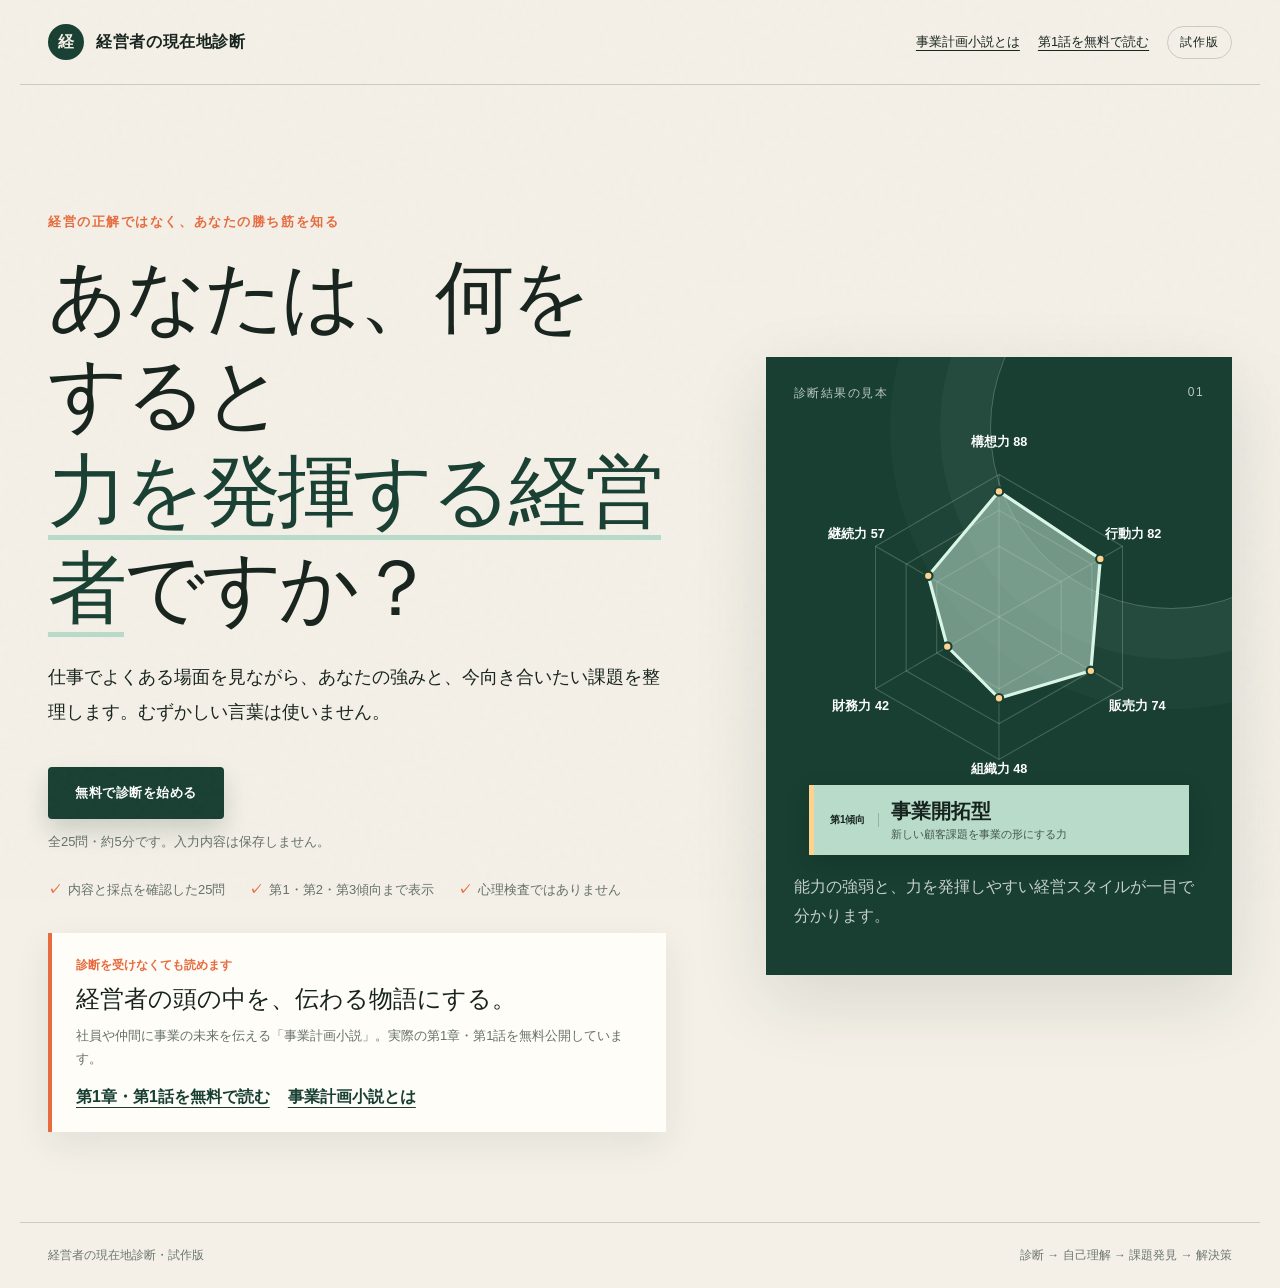
<file: prototype/index.html>
<!doctype html>
<html lang="ja">
<head>
  <meta charset="utf-8">
  <meta name="viewport" content="width=device-width, initial-scale=1">
  <meta name="description" content="経営判断の傾向と、現在の経営課題を分けて整理する経営者診断の試作版です。">
  <title>経営者の現在地診断｜試作版</title>
  <link rel="stylesheet" href="./styles.css?v=20260817-5">
</head>
<body>
  <header class="site-header">
    <a class="brand" href="./" aria-label="経営者の現在地診断 トップ">
      <span class="brand-mark">経</span>
      <span>経営者の現在地診断</span>
    </a>
    <nav class="header-links" aria-label="ページ案内">
      <a href="./story-plan.html">事業計画小説とは</a>
      <a href="./story-preview.html">第1話を無料で読む</a>
      <span class="prototype-label">試作版</span>
    </nav>
  </header>

  <main id="app" class="app-shell" aria-live="polite">
    <section id="loading" class="panel loading-panel">
      <p>診断を準備しています…</p>
    </section>

    <section id="landing" class="landing hidden">
      <div class="hero-copy">
        <p class="eyebrow">経営の正解ではなく、あなたの勝ち筋を知る</p>
        <h1>あなたは、何をすると<br><em>力を発揮する経営者</em>ですか？</h1>
        <p class="lead">仕事でよくある場面を見ながら、あなたの強みと、今向き合いたい課題を整理します。むずかしい言葉は使いません。</p>
        <div class="hero-actions">
          <button id="quick-start-button" class="button button-primary">無料で診断を始める</button>
        </div>
        <p class="time-note">全25問・約5分です。入力内容は保存しません。</p>
        <ul class="trust-list">
          <li>内容と採点を確認した25問</li>
          <li>第1・第2・第3傾向まで表示</li>
          <li>心理検査ではありません</li>
        </ul>
        <aside class="story-entrance">
          <p class="story-entrance-label">診断を受けなくても読めます</p>
          <h2>経営者の頭の中を、伝わる物語にする。</h2>
          <p>社員や仲間に事業の未来を伝える「事業計画小説」。実際の第1章・第1話を無料公開しています。</p>
          <div class="story-entrance-links">
            <a href="./story-preview.html">第1章・第1話を無料で読む</a>
            <a href="./story-plan.html">事業計画小説とは</a>
          </div>
        </aside>
      </div>
      <aside class="hero-card" aria-label="診断結果の見本">
        <div class="card-topline"><span>診断結果の見本</span><span>01</span></div>
        <div class="radar-wrap sample-radar" aria-label="能力値の見本。構想力88、行動力82、販売力74、組織力48、財務力42、継続力57">
          <svg class="radar-chart" viewBox="0 0 360 330" role="img" aria-hidden="true">
            <g class="radar-grid"><polygon points="180,45 297,113 297,248 180,315 63,248 63,113"/><polygon points="180,79 268,130 268,231 180,281 92,231 92,130"/><polygon points="180,113 239,147 239,214 180,248 121,214 121,147"/><line x1="180" y1="180" x2="180" y2="45"/><line x1="180" y1="180" x2="297" y2="113"/><line x1="180" y1="180" x2="297" y2="248"/><line x1="180" y1="180" x2="180" y2="315"/><line x1="180" y1="180" x2="63" y2="248"/><line x1="180" y1="180" x2="63" y2="113"/></g>
            <polygon class="radar-area" points="180,61 276,125 267,231 180,257 131,208 113,141"/>
            <g class="radar-dots"><circle cx="180" cy="61" r="4"/><circle cx="276" cy="125" r="4"/><circle cx="267" cy="231" r="4"/><circle cx="180" cy="257" r="4"/><circle cx="131" cy="208" r="4"/><circle cx="113" cy="141" r="4"/></g>
            <g class="radar-labels"><text x="180" y="18">構想力 88</text><text x="307" y="105">行動力 82</text><text x="311" y="268">販売力 74</text><text x="180" y="328">組織力 48</text><text x="49" y="268">財務力 42</text><text x="45" y="105">継続力 57</text></g>
          </svg>
          <div class="radar-type-badge"><small>第1傾向</small><strong>事業開拓型</strong><span>新しい顧客課題を事業の形にする力</span></div>
        </div>
        <p>能力の強弱と、力を発揮しやすい経営スタイルが一目で分かります。</p>
      </aside>
    </section>

    <section id="profile" class="panel hidden">
      <p class="step-label">診断前の確認</p>
      <h2>あなたのことを少しだけ教えてください。</h2>
      <div class="profile-grid">
        <div class="field-group">
          <label for="user-name">お名前・ニックネーム</label>
          <input id="user-name" type="text" maxlength="30" placeholder="例：ゆうじ">
        </div>
        <div class="field-group">
          <label for="birth-date">生年月日</label>
          <input id="birth-date" type="date">
        </div>
      </div>
      <p class="privacy-note">名前と生年月日は、この画面で結果を作るためだけに使い、保存や送信はしません。生年月日の傾向は楽しむための補助要素です。</p>
      <div class="field-group">
        <label for="stage">今の仕事は、どの段階ですか？</label>
        <select id="stage">
          <option value="構想">構想を練っている</option>
          <option value="検証">市場や顧客を検証している</option>
          <option value="立上げ">事業を立ち上げている</option>
          <option value="成長" selected>成長させている</option>
          <option value="安定">安定運営している</option>
          <option value="転換">事業を転換している</option>
          <option value="承継">承継を進めている</option>
        </select>
      </div>
      <div class="field-group">
        <label for="audience">会社のこれからを、一番伝えたい相手は？</label>
        <select id="audience">
          <option>社員</option><option>採用候補</option><option>共同経営者</option>
          <option>出資者・金融機関</option><option>顧客</option><option>特にいない</option>
        </select>
      </div>
      <button id="profile-next" class="button button-primary">質問へ進む</button>
    </section>

    <section id="quiz" class="quiz hidden">
      <div class="quiz-meta">
        <button id="back-button" class="text-button" type="button">← 前の質問</button>
        <div class="progress-copy"><span id="progress-number">第1問／全25問</span><span id="progress-percent">4%</span></div>
      </div>
      <div class="progress-track"><span id="progress-bar"></span></div>
      <article class="question-card">
        <p id="question-theme" class="step-label">経営判断</p>
        <h2 id="question-text"></h2>
        <div id="options" class="options"></div>
      </article>
      <p class="answer-note">理想ではなく、実際に選びやすいものをお選びください。</p>
    </section>

    <section id="issues" class="panel hidden">
      <p class="step-label">最後の確認</p>
      <h2>現在の経営で、詰まりを感じるものはありますか？</h2>
      <p class="muted">あなたのタイプとは別に見ます。気になるものを2つまで選んでください。</p>
      <div id="issue-options" class="issue-grid"></div>
      <div class="field-group compact-field">
        <label for="communication-frequency">会社のこれからを話したのに、うまく伝わらなかったことは？</label>
        <select id="communication-frequency"><option value="0">ない</option><option value="1">1回</option><option value="2">2〜3回</option><option value="3">4回以上</option></select>
      </div>
      <div class="field-group compact-field">
        <label for="absence-impact">あなたが2週間休んでも、会社はいつも通り動きますか？</label>
        <select id="absence-impact"><option value="0">ほぼ進む</option><option value="1">一部止まる</option><option value="3">多くが止まる</option><option value="1">分からない</option></select>
      </div>
      <button id="show-result" class="button button-primary">診断結果を見る</button>
    </section>

    <section id="result" class="result hidden">
      <div class="result-hero">
        <p class="eyebrow">今回の回答で最も強く出た傾向</p>
        <p id="result-mode-note" class="result-mode-note"></p>
        <span class="temporary-name">公開名称は仮です</span>
        <h1 id="main-name"></h1>
        <p id="main-tagline" class="result-tagline"></p>
        <div id="top-three" class="top-three"></div>
      </div>

      <div class="result-grid">
        <article class="result-card result-card-wide nature-card">
          <span class="section-number">01</span><h2>生まれ持った性格</h2>
          <div id="birth-personality"></div>
        </article>
        <article class="result-card result-card-wide">
          <span class="section-number">02</span><h2>仕事での判断タイプ</h2>
          <p id="result-description"></p>
        </article>
        <article class="result-card">
          <span class="section-number">03</span><h2>力が出る場面</h2>
          <ul id="strength-list"></ul>
        </article>
        <article class="result-card warning-card">
          <span class="section-number">04</span><h2>注意したい事故</h2>
          <ul id="risk-list"></ul>
        </article>
        <article class="result-card result-card-wide">
          <span class="section-number">05</span><h2>10タイプの傾向</h2>
          <div id="score-bars" class="score-bars"></div>
        </article>
        <article class="result-card result-card-wide ability-card">
          <span class="section-number">06</span><h2>経営能力値</h2>
          <p class="muted">今回の答えから見た、今のあなたの力の出方です。100点満点の優劣ではなく、どこへ力を使いやすいかを表します。</p>
          <div id="ability-radar" class="result-radar"></div>
          <div id="ability-stats" class="ability-stats"></div>
        </article>
        <article class="result-card result-card-wide historical-card">
          <span class="section-number">07</span><h2>考え方が近い歴史人物</h2>
          <div id="historical-match"></div>
        </article>
        <article class="result-card result-card-wide">
          <span class="section-number">08</span><h2>現在の課題候補</h2>
          <div id="issue-result"></div>
        </article>
      </div>

      <section id="recommendation" class="recommendation"></section>
      <div class="result-actions">
        <button id="restart-button" class="button button-secondary">もう一度診断する</button>
        <button id="share-button" class="button button-primary" type="button">結果を共有する</button>
        <a id="line-share" class="share-link share-line" href="#" target="_blank" rel="noopener">LINEで送る</a>
        <a id="x-share" class="share-link share-x" href="#" target="_blank" rel="noopener">Xで発信する</a>
        <button id="copy-result" class="text-button" type="button">結果をコピー</button>
      </div>
      <p id="share-status" class="share-status" aria-live="polite"></p>
      <p class="disclaimer">この結果は、現在の会社・現在の局面における意思決定傾向を整理するためのものです。医学的・心理学的診断ではありません。</p>
    </section>

    <section id="error" class="panel hidden"><h2>診断を読み込めませんでした</h2><p>ページを再読み込みしてください。</p></section>
  </main>

  <footer><span>経営者の現在地診断・試作版</span><span>診断 → 自己理解 → 課題発見 → 解決策</span></footer>
  <script src="./app.js?v=20260817-6" defer></script>
</body>
</html>
</file>
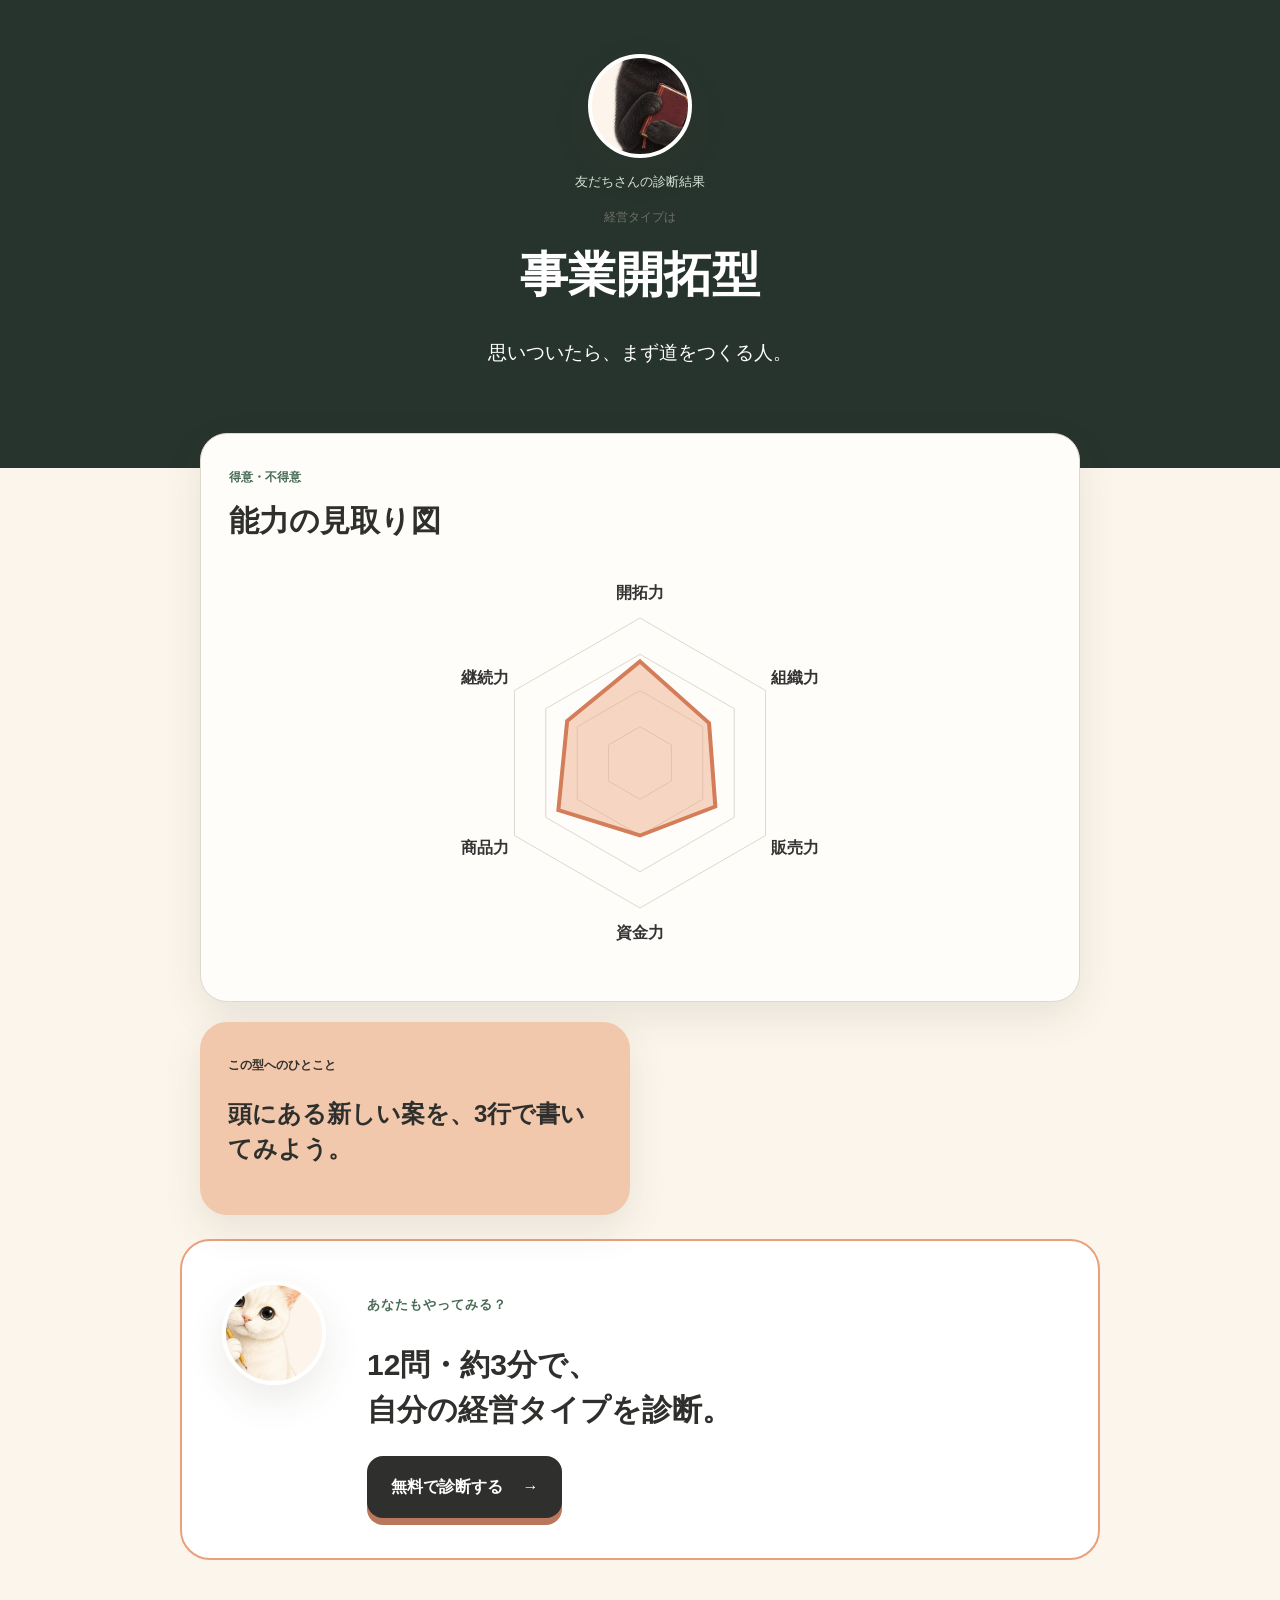
<file: prototype-v2/share-result.html>
<!doctype html><html lang="ja"><head><meta charset="utf-8"><meta name="viewport" content="width=device-width,initial-scale=1"><title>診断結果｜ねこ社長の経営タイプ診断</title><link rel="stylesheet" href="styles.css"></head><body><main class="result-screen"><div class="result-hero"><div class="cat-face cat-black large"></div><p class="result-owner"><span id="owner"></span>さんの診断結果</p><p class="small-label">経営タイプは</p><h1 id="sharedType"></h1><p id="sharedTag" class="type-tagline"></p></div><div class="result-layout"><article class="result-card chart-card"><div class="card-title"><span>得意・不得意</span><h2>能力の見取り図</h2></div><canvas id="radar" width="520" height="420"></canvas></article><article class="result-card today-card"><span class="today-label">この型へのひとこと</span><h2 id="sharedAdvice"></h2></article></div><section class="story-offer"><div class="story-cat"><div class="cat-face cat-white large"></div></div><div><p class="eyebrow">あなたもやってみる？</p><h2>12問・約3分で、<br>自分の経営タイプを診断。</h2><a class="primary-btn link-btn" href="index.html">無料で診断する <span>→</span></a></div></section></main><script src="share-result.js"></script></body></html>
</file>
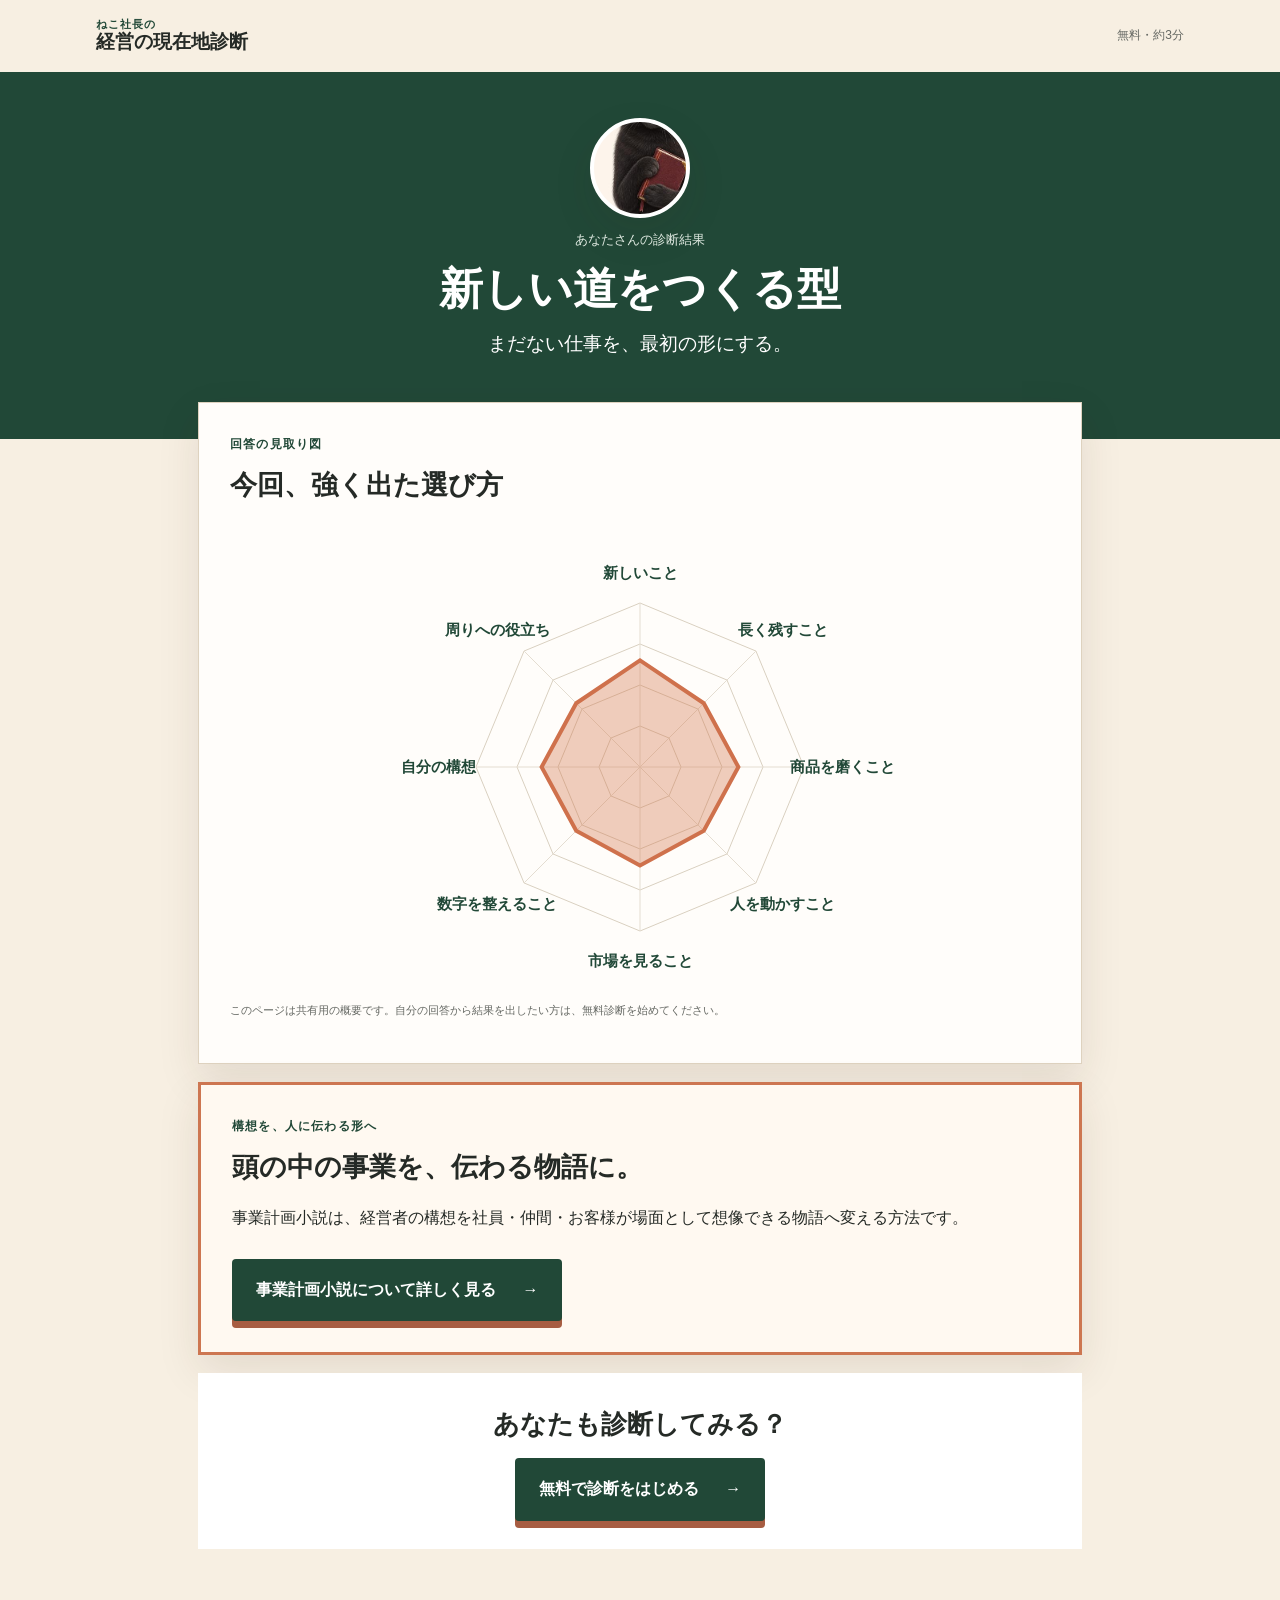
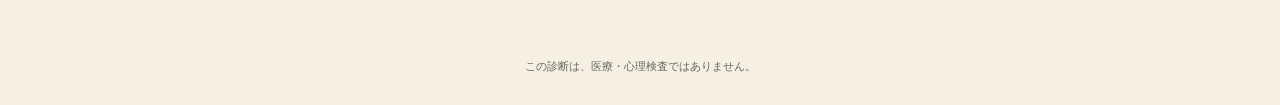
<file: prototype-v4/share-result.html>
<!doctype html><html lang="ja"><head><meta charset="utf-8"><meta name="viewport" content="width=device-width,initial-scale=1"><title>ねこ社長の経営の現在地診断</title><link rel="stylesheet" href="styles.css"></head><body><header><a class="brand" href="index.html"><span>ねこ社長の</span>経営の現在地診断</a><span>無料・約3分</span></header><main><section class="result active"><div class="result-head"><i class="cat black large"></i><p id="owner">診断結果</p><h1 id="type">経営の現在地</h1><h2 id="tag"></h2></div><div class="result-body"><section class="result-card"><p class="eyebrow">回答の見取り図</p><h2>今回、強く出た選び方</h2><canvas id="radar" width="620" height="470"></canvas><p class="note">このページは共有用の概要です。自分の回答から結果を出したい方は、無料診断を始めてください。</p></section><section class="story-offer"><p class="eyebrow">構想を、人に伝わる形へ</p><h2>頭の中の事業を、伝わる物語に。</h2><p>事業計画小説は、経営者の構想を社員・仲間・お客様が場面として想像できる物語へ変える方法です。</p><a class="primary" href="../prototype/story-plan.html">事業計画小説について詳しく見る <b>→</b></a></section><section class="share"><h2>あなたも診断してみる？</h2><a class="primary" href="index.html">無料で診断をはじめる <b>→</b></a></section></div></section></main><footer>この診断は、医療・心理検査ではありません。</footer><script src="share.js"></script></body></html>
</file>
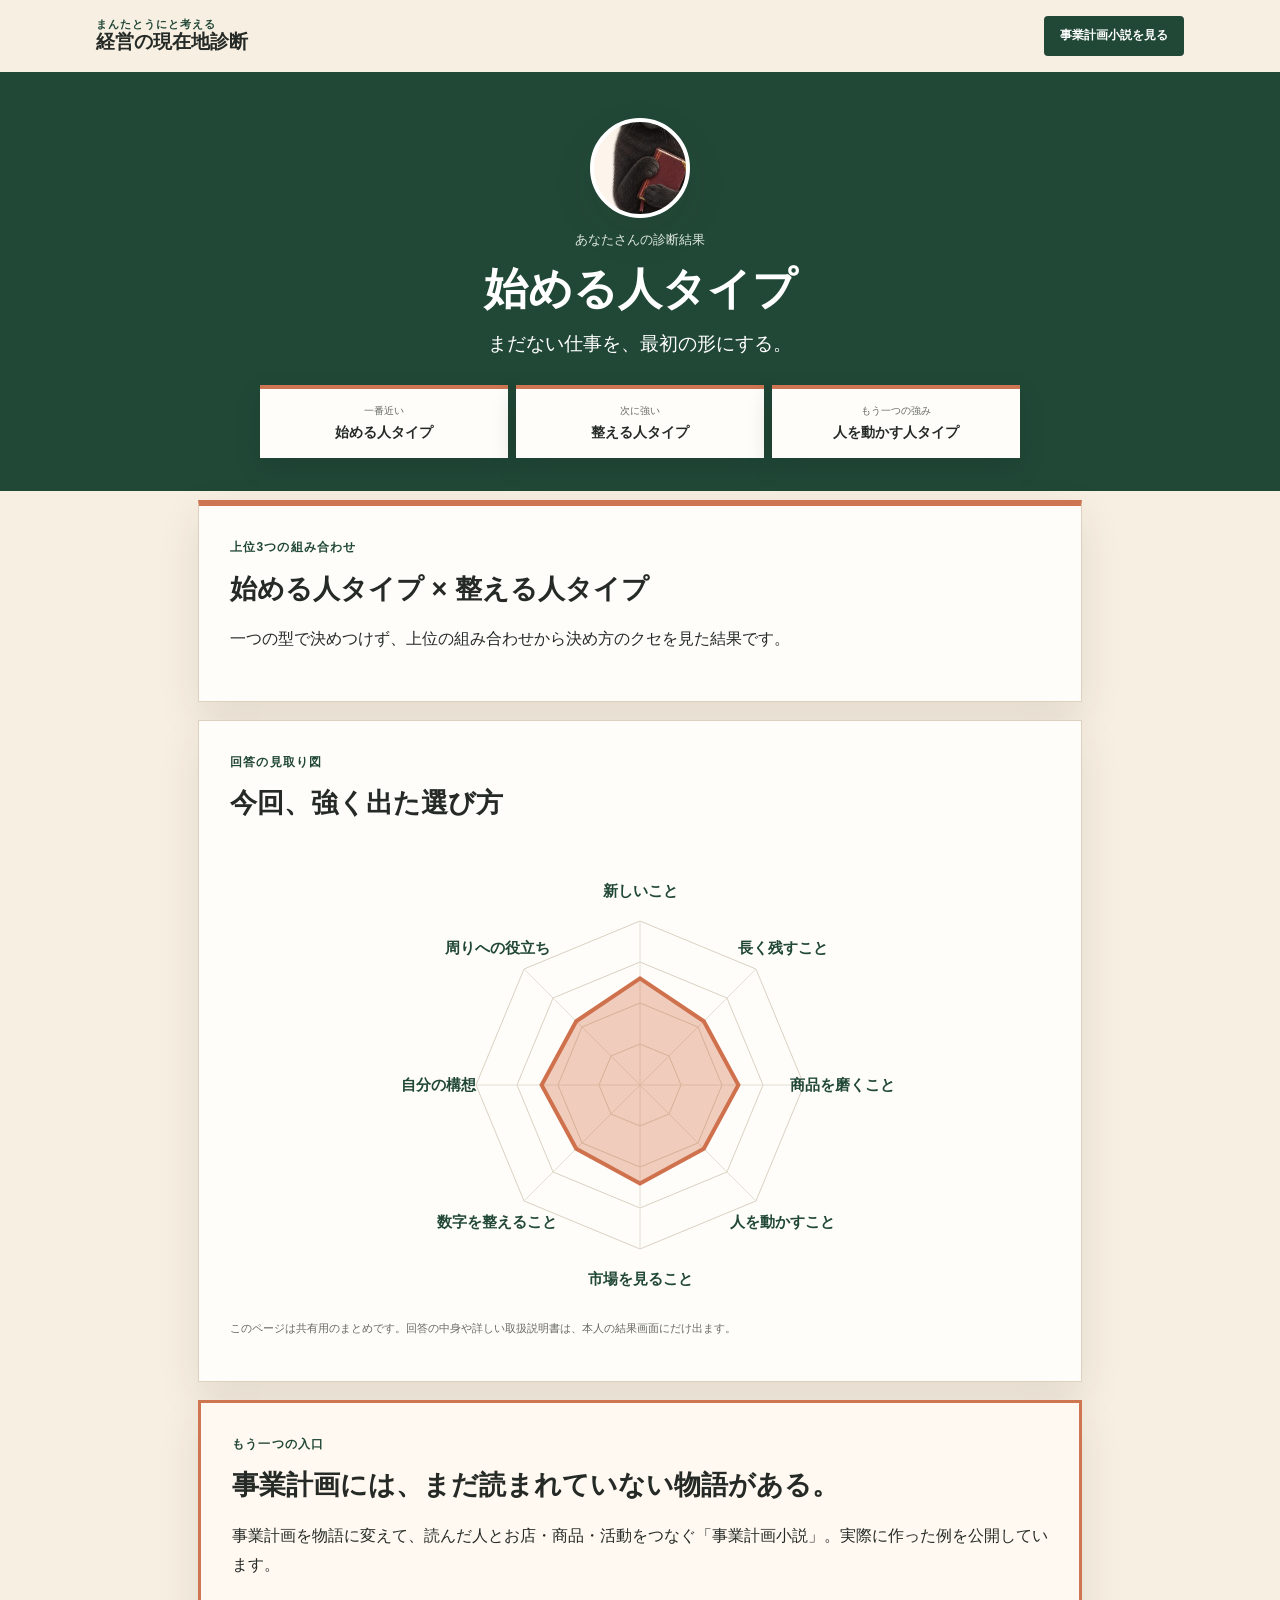
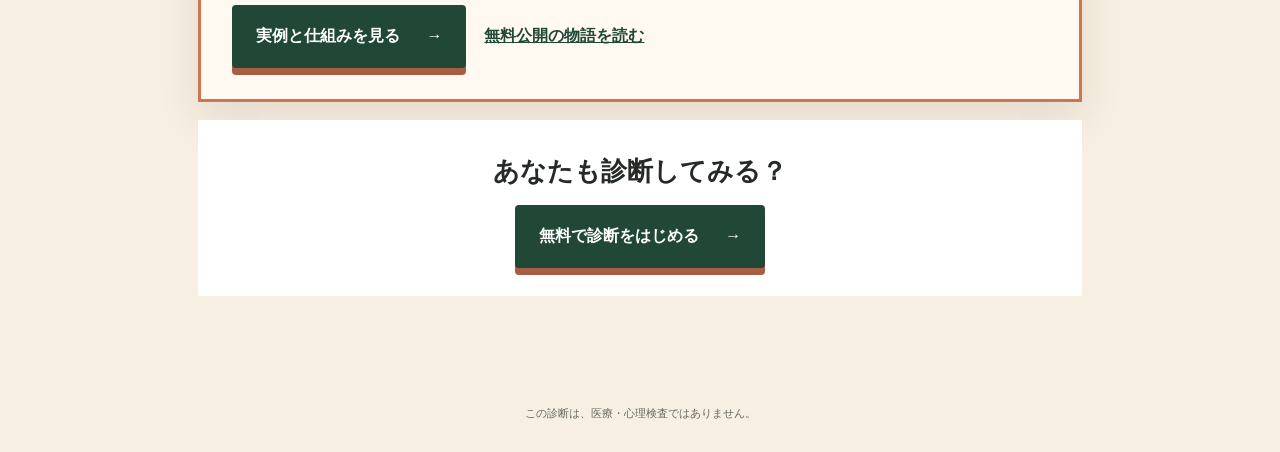
<file: prototype-v5/share-result.html>
<!doctype html>
<html lang="ja">
<head>
  <meta charset="utf-8">
  <meta name="viewport" content="width=device-width,initial-scale=1">
  <title>経営の現在地診断</title>
  <link rel="stylesheet" href="styles.css?v=20260912a">
</head>
<body>
  <header><a class="brand" href="index.html"><span>まんたとうにと考える</span>経営の現在地診断</a><nav><a href="../prototype/story-plan.html" class="nav-cta">事業計画小説を見る</a></nav></header>
  <main>
    <section class="result active">
      <div class="result-head"><i class="cat black large"></i><p id="owner">診断結果</p><h1 id="type">経営の現在地</h1><h2 id="tag"></h2><div id="sharedTopThree" class="top-three"></div></div>
      <div class="result-body">
        <section class="result-card combination"><p class="eyebrow">上位3つの組み合わせ</p><h2 id="sharedCombination"></h2><p>一つの型で決めつけず、上位の組み合わせから決め方のクセを見た結果です。</p></section>
        <section class="result-card"><p class="eyebrow">回答の見取り図</p><h2>今回、強く出た選び方</h2><canvas id="radar" width="620" height="470"></canvas><p class="note">このページは共有用のまとめです。回答の中身や詳しい取扱説明書は、本人の結果画面にだけ出ます。</p></section>
        <section class="story-offer"><p class="eyebrow">もう一つの入口</p><h2>事業計画には、まだ読まれていない物語がある。</h2><p>事業計画を物語に変えて、読んだ人とお店・商品・活動をつなぐ「事業計画小説」。実際に作った例を公開しています。</p><a class="primary" href="../prototype/story-plan.html">実例と仕組みを見る <b>→</b></a><a href="../prototype/story-preview.html" class="text-link">無料公開の物語を読む</a></section>
        <section class="share"><h2>あなたも診断してみる？</h2><a class="primary" href="index.html">無料で診断をはじめる <b>→</b></a></section>
      </div>
    </section>
  </main>
  <footer>この診断は、医療・心理検査ではありません。</footer>
  <script src="share-result.js?v=20260912a"></script>
</body>
</html>
</file>
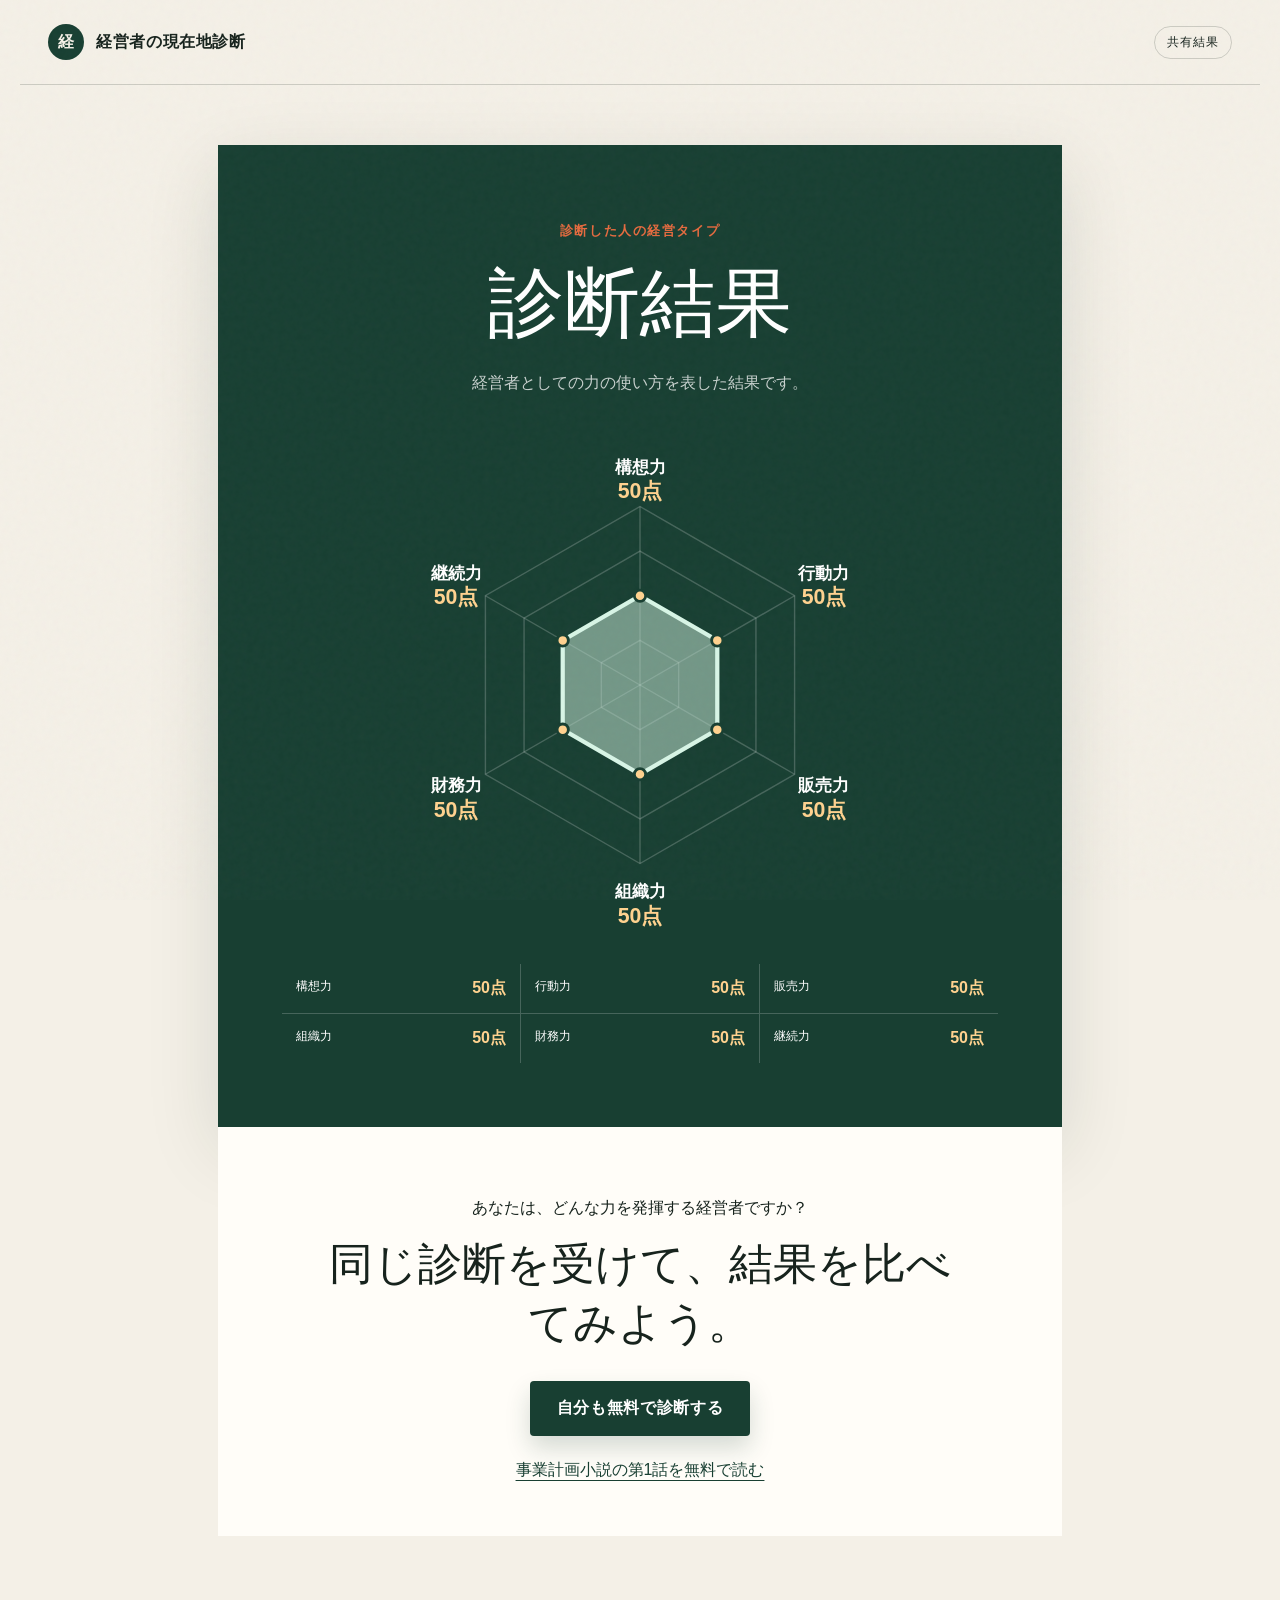
<file: prototype/share-result.html>
<!doctype html>
<html lang="ja">
<head>
  <meta charset="utf-8">
  <meta name="viewport" content="width=device-width, initial-scale=1">
  <meta name="description" content="経営者の現在地診断の結果です。">
  <meta property="og:title" content="経営者の現在地診断結果">
  <meta property="og:description" content="経営者としての強みと能力バランスを見てみよう。">
  <title>診断結果｜経営者の現在地診断</title>
  <link rel="stylesheet" href="./styles.css?v=20260817-6">
</head>
<body>
  <header class="site-header">
    <a class="brand" href="./"><span class="brand-mark">経</span><span>経営者の現在地診断</span></a>
    <span class="prototype-label">共有結果</span>
  </header>
  <main class="shared-result-page">
    <section class="shared-result-card">
      <p class="eyebrow">診断した人の経営タイプ</p>
      <h1 id="shared-type">診断結果</h1>
      <p id="shared-tagline" class="shared-tagline"></p>
      <div id="shared-radar" class="shared-radar"></div>
      <div id="shared-abilities" class="shared-ability-list"></div>
    </section>
    <section class="shared-invite">
      <p>あなたは、どんな力を発揮する経営者ですか？</p>
      <h2>同じ診断を受けて、結果を比べてみよう。</h2>
      <a class="button button-primary" href="./">自分も無料で診断する</a>
      <a class="shared-story-link" href="./story-preview.html">事業計画小説の第1話を無料で読む</a>
    </section>
  </main>
  <script src="./share-result.js?v=20260817-6" defer></script>
</body>
</html>
</file>
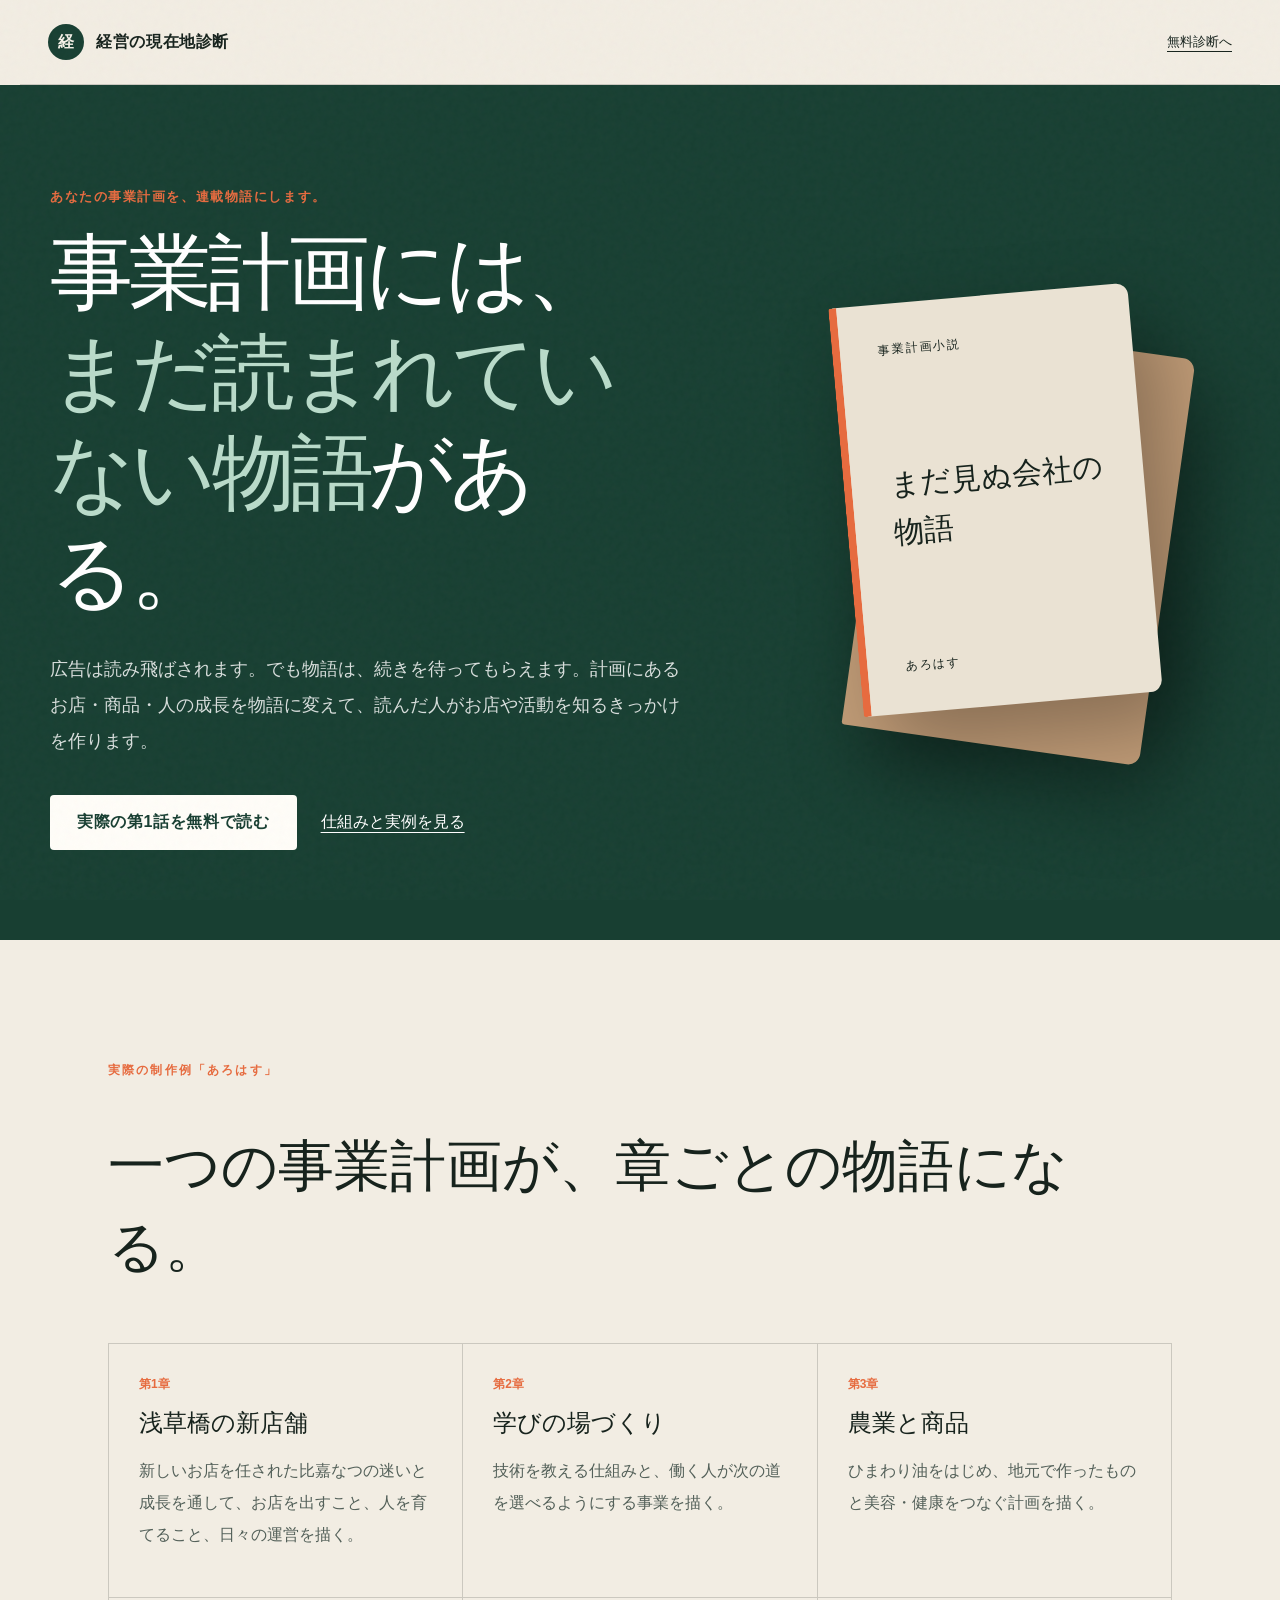
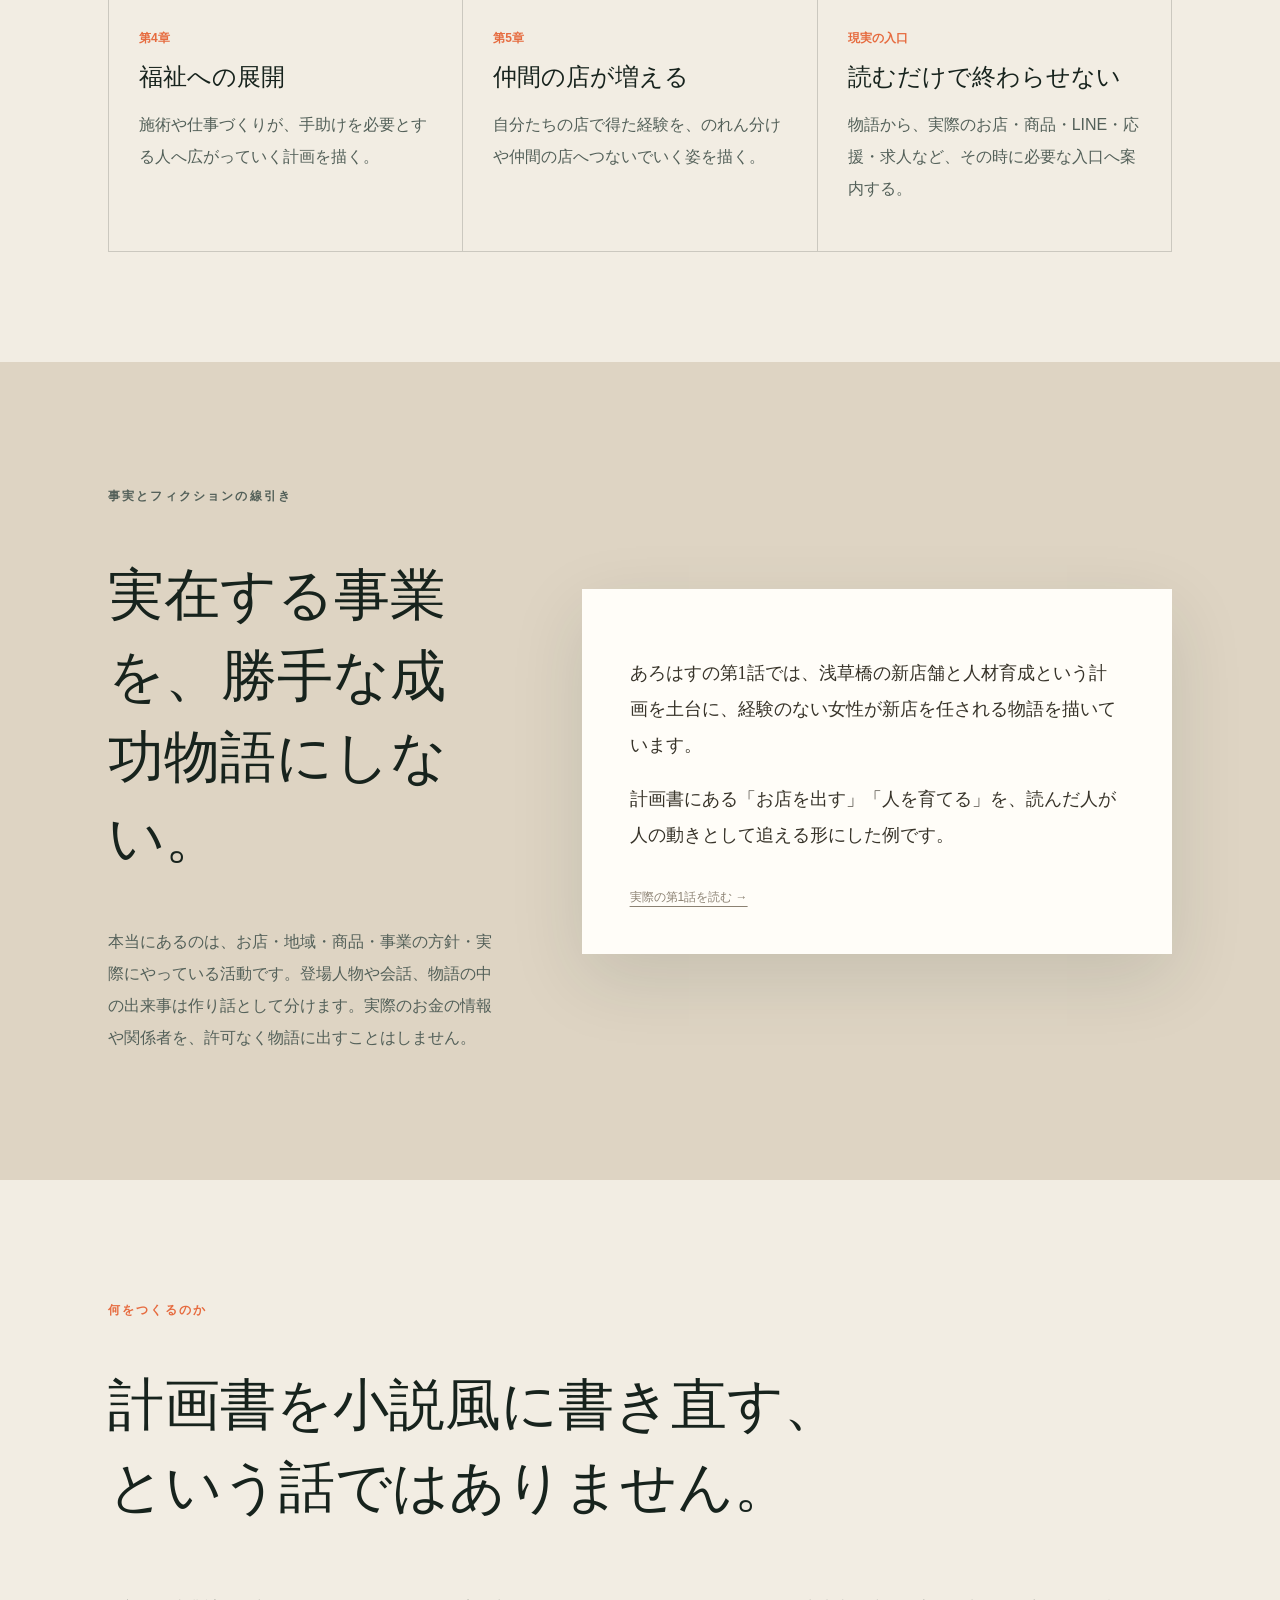
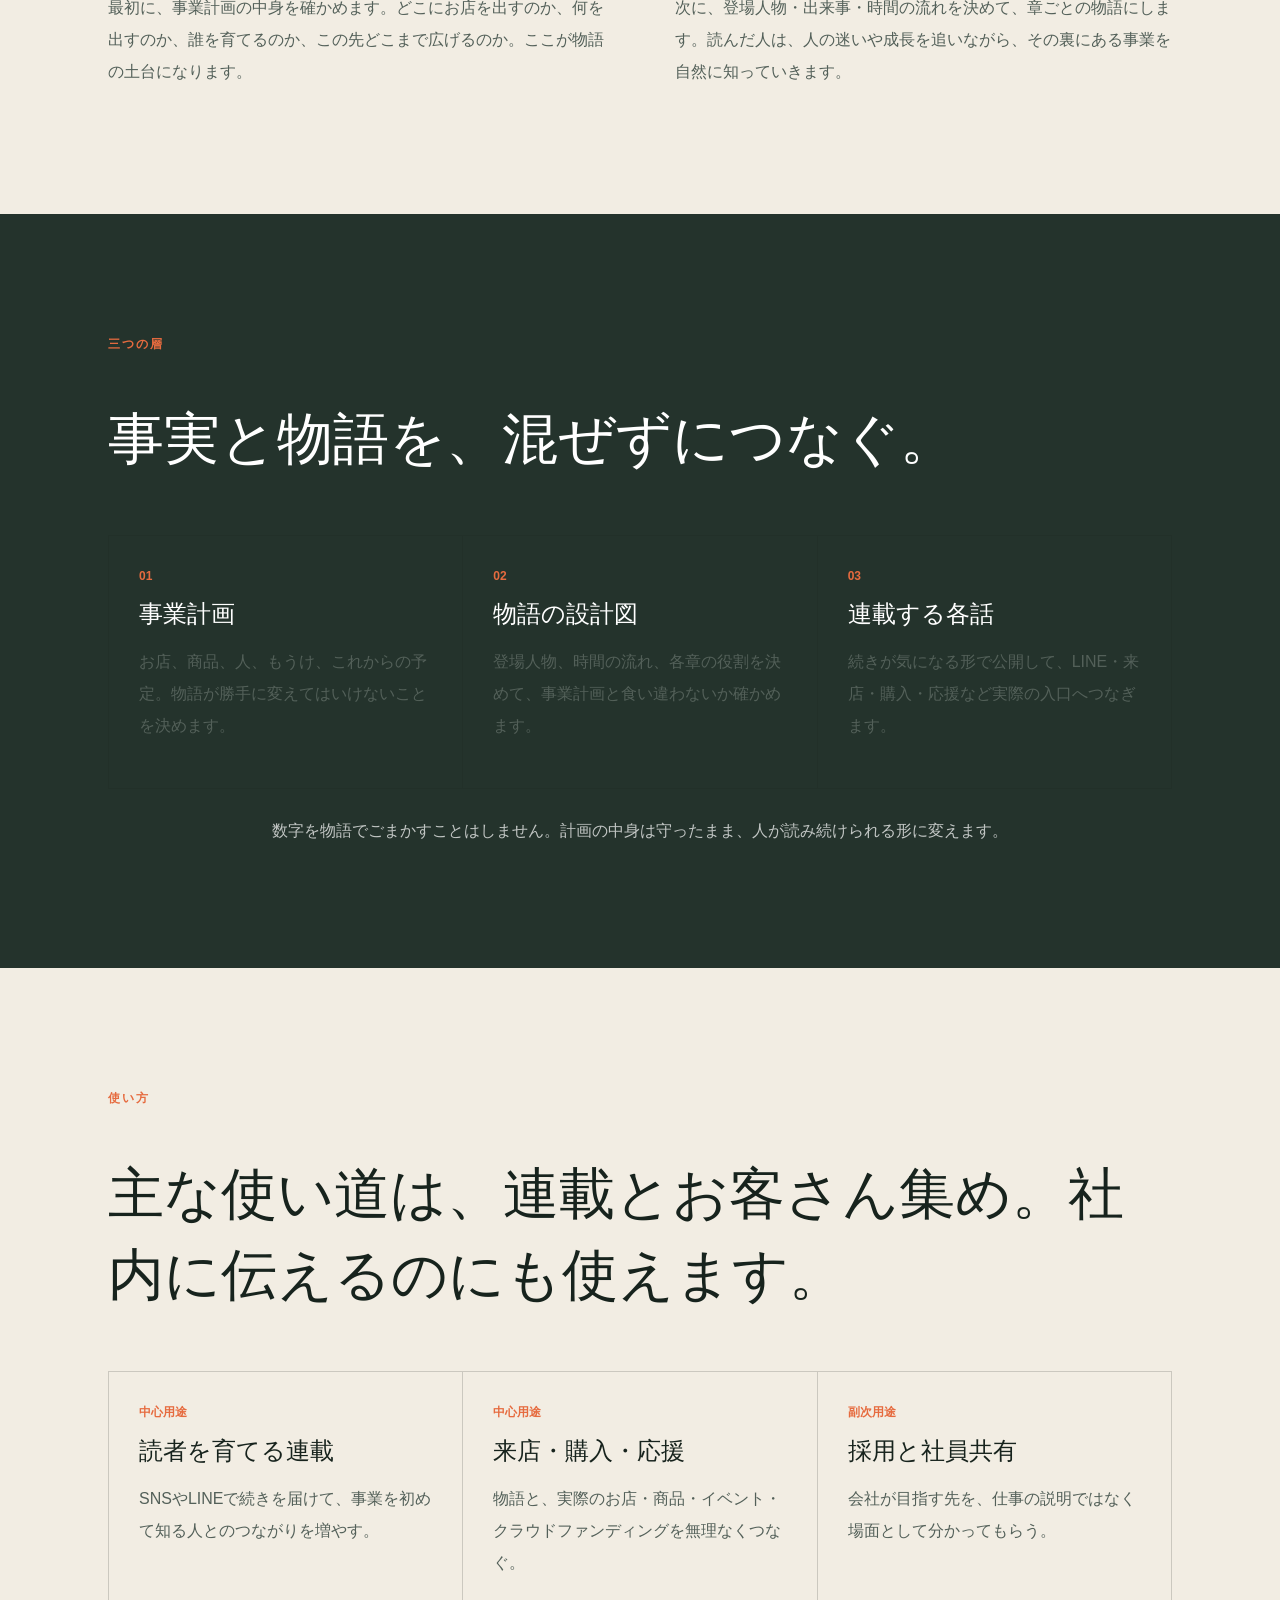
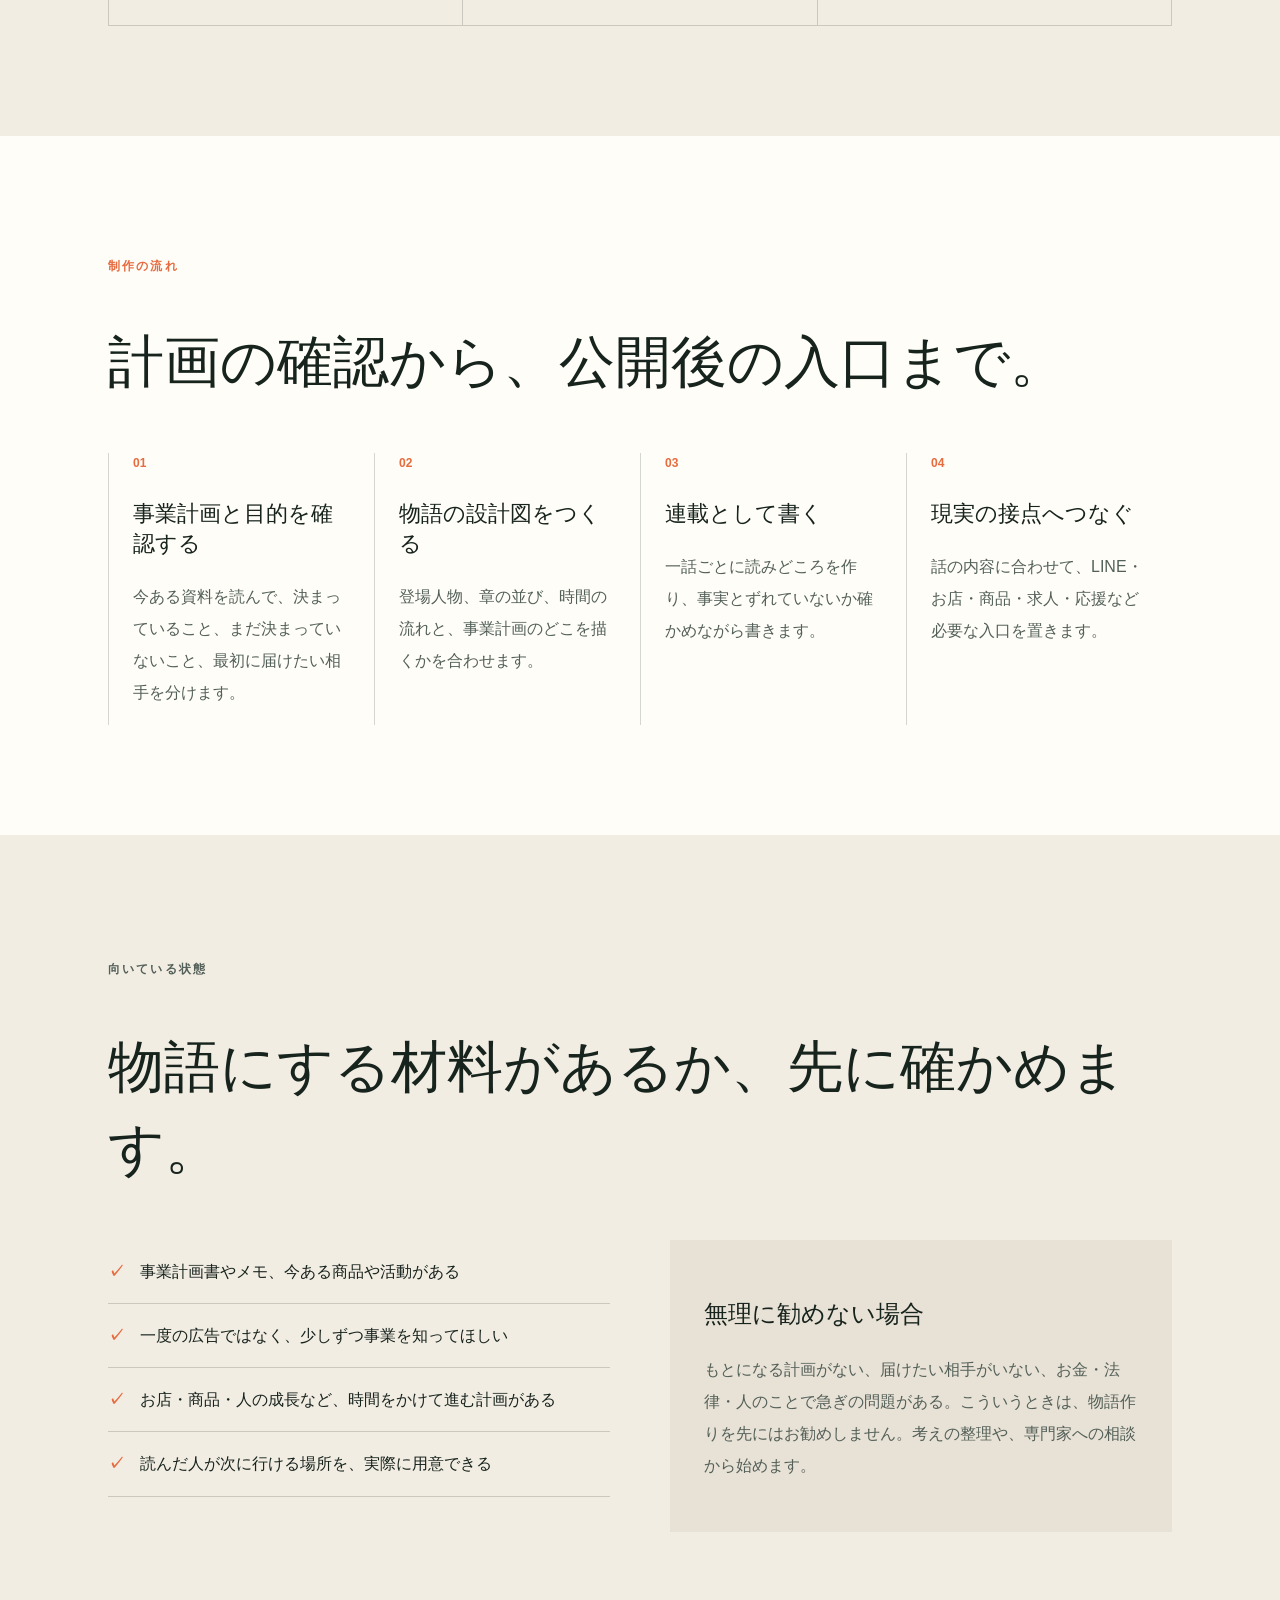
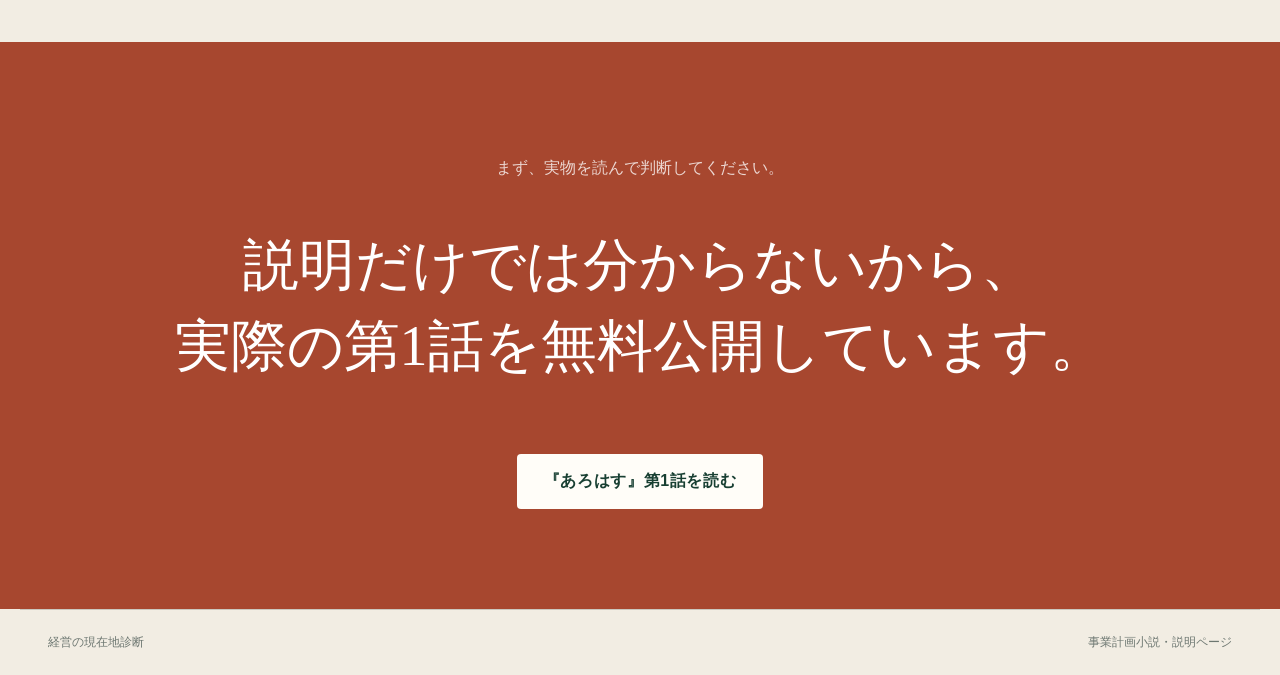
<file: prototype/story-plan.html>
<!doctype html>
<html lang="ja">
<head>
  <meta charset="utf-8">
  <meta name="viewport" content="width=device-width, initial-scale=1">
  <meta name="description" content="事業計画を連載物語へ変え、読者と店・商品・活動の接点を育てる「事業計画小説」の仕組みと実例を紹介します。">
  <title>事業計画小説とは｜経営の現在地診断</title>
  <link rel="stylesheet" href="./styles.css?v=20260912a">
</head>
<body class="story-page">
  <header class="site-header">
    <a class="brand" href="../prototype-v5/" aria-label="経営の現在地診断 トップ">
      <span class="brand-mark">経</span><span>経営の現在地診断</span>
    </a>
    <a href="../prototype-v5/" class="story-back-link">無料診断へ</a>
  </header>

  <main>
    <section class="story-hero">
      <div class="story-hero-inner">
        <p class="eyebrow">あなたの事業計画を、連載物語にします。</p>
        <h1>事業計画には、<br><em>まだ読まれていない物語</em>がある。</h1>
        <p class="story-lead">広告は読み飛ばされます。でも物語は、続きを待ってもらえます。計画にあるお店・商品・人の成長を物語に変えて、読んだ人がお店や活動を知るきっかけを作ります。</p>
        <div class="story-hero-actions">
          <a href="./story-preview.html" class="button button-light">実際の第1話を無料で読む</a>
          <a href="#real-example" class="story-text-link">仕組みと実例を見る</a>
        </div>
      </div>
      <div class="story-book" aria-hidden="true">
        <div class="book-page book-page-back"></div>
        <div class="book-page book-page-front">
          <span>事業計画小説</span>
          <strong>まだ見ぬ会社の<br>物語</strong>
          <small>あろはす</small>
        </div>
      </div>
    </section>

    <section id="real-example" class="uses-section story-container">
      <p class="story-kicker">実際の制作例「あろはす」</p>
      <h2>一つの事業計画が、章ごとの物語になる。</h2>
      <div class="uses-grid">
        <article><span>第1章</span><h3>浅草橋の新店舗</h3><p>新しいお店を任された比嘉なつの迷いと成長を通して、お店を出すこと、人を育てること、日々の運営を描く。</p></article>
        <article><span>第2章</span><h3>学びの場づくり</h3><p>技術を教える仕組みと、働く人が次の道を選べるようにする事業を描く。</p></article>
        <article><span>第3章</span><h3>農業と商品</h3><p>ひまわり油をはじめ、地元で作ったものと美容・健康をつなぐ計画を描く。</p></article>
        <article><span>第4章</span><h3>福祉への展開</h3><p>施術や仕事づくりが、手助けを必要とする人へ広がっていく計画を描く。</p></article>
        <article><span>第5章</span><h3>仲間の店が増える</h3><p>自分たちの店で得た経験を、のれん分けや仲間の店へつないでいく姿を描く。</p></article>
        <article><span>現実の入口</span><h3>読むだけで終わらせない</h3><p>物語から、実際のお店・商品・LINE・応援・求人など、その時に必要な入口へ案内する。</p></article>
      </div>
    </section>

    <section class="sample-section">
      <div class="story-container sample-grid">
        <div>
          <p class="story-kicker">事実とフィクションの線引き</p>
          <h2>実在する事業を、勝手な成功物語にしない。</h2>
          <p>本当にあるのは、お店・地域・商品・事業の方針・実際にやっている活動です。登場人物や会話、物語の中の出来事は作り話として分けます。実際のお金の情報や関係者を、許可なく物語に出すことはしません。</p>
        </div>
        <blockquote>
          <p>あろはすの第1話では、浅草橋の新店舗と人材育成という計画を土台に、経験のない女性が新店を任される物語を描いています。</p>
          <p>計画書にある「お店を出す」「人を育てる」を、読んだ人が人の動きとして追える形にした例です。</p>
          <footer><a href="./story-preview.html">実際の第1話を読む →</a></footer>
        </blockquote>
      </div>
    </section>

    <section class="story-intro story-container">
      <p class="story-kicker">何をつくるのか</p>
      <h2>計画書を小説風に書き直す、<br>という話ではありません。</h2>
      <div class="story-intro-grid">
        <p>最初に、事業計画の中身を確かめます。どこにお店を出すのか、何を出すのか、誰を育てるのか、この先どこまで広げるのか。ここが物語の土台になります。</p>
        <p>次に、登場人物・出来事・時間の流れを決めて、章ごとの物語にします。読んだ人は、人の迷いや成長を追いながら、その裏にある事業を自然に知っていきます。</p>
      </div>
    </section>

    <section class="comparison-section">
      <div class="story-container">
        <p class="story-kicker">三つの層</p>
        <h2>事実と物語を、混ぜずにつなぐ。</h2>
        <div class="uses-grid">
          <article><span>01</span><h3>事業計画</h3><p>お店、商品、人、もうけ、これからの予定。物語が勝手に変えてはいけないことを決めます。</p></article>
          <article><span>02</span><h3>物語の設計図</h3><p>登場人物、時間の流れ、各章の役割を決めて、事業計画と食い違わないか確かめます。</p></article>
          <article><span>03</span><h3>連載する各話</h3><p>続きが気になる形で公開して、LINE・来店・購入・応援など実際の入口へつなぎます。</p></article>
        </div>
        <p class="comparison-note">数字を物語でごまかすことはしません。計画の中身は守ったまま、人が読み続けられる形に変えます。</p>
      </div>
    </section>

    <section class="uses-section story-container">
      <p class="story-kicker">使い方</p>
      <h2>主な使い道は、連載とお客さん集め。社内に伝えるのにも使えます。</h2>
      <div class="uses-grid">
        <article><span>中心用途</span><h3>読者を育てる連載</h3><p>SNSやLINEで続きを届けて、事業を初めて知る人とのつながりを増やす。</p></article>
        <article><span>中心用途</span><h3>来店・購入・応援</h3><p>物語と、実際のお店・商品・イベント・クラウドファンディングを無理なくつなぐ。</p></article>
        <article><span>副次用途</span><h3>採用と社員共有</h3><p>会社が目指す先を、仕事の説明ではなく場面として分かってもらう。</p></article>
      </div>
    </section>

    <section class="process-section">
      <div class="story-container">
        <p class="story-kicker">制作の流れ</p>
        <h2>計画の確認から、公開後の入口まで。</h2>
        <ol class="process-list">
          <li><span>01</span><div><h3>事業計画と目的を確認する</h3><p>今ある資料を読んで、決まっていること、まだ決まっていないこと、最初に届けたい相手を分けます。</p></div></li>
          <li><span>02</span><div><h3>物語の設計図をつくる</h3><p>登場人物、章の並び、時間の流れと、事業計画のどこを描くかを合わせます。</p></div></li>
          <li><span>03</span><div><h3>連載として書く</h3><p>一話ごとに読みどころを作り、事実とずれていないか確かめながら書きます。</p></div></li>
          <li><span>04</span><div><h3>現実の接点へつなぐ</h3><p>話の内容に合わせて、LINE・お店・商品・求人・応援など必要な入口を置きます。</p></div></li>
        </ol>
      </div>
    </section>

    <section class="fit-section story-container">
      <p class="story-kicker">向いている状態</p>
      <h2>物語にする材料があるか、先に確かめます。</h2>
      <div class="fit-grid">
        <ul>
          <li>事業計画書やメモ、今ある商品や活動がある</li>
          <li>一度の広告ではなく、少しずつ事業を知ってほしい</li>
          <li>お店・商品・人の成長など、時間をかけて進む計画がある</li>
          <li>読んだ人が次に行ける場所を、実際に用意できる</li>
        </ul>
        <div class="not-fit">
          <h3>無理に勧めない場合</h3>
          <p>もとになる計画がない、届けたい相手がいない、お金・法律・人のことで急ぎの問題がある。こういうときは、物語作りを先にはお勧めしません。考えの整理や、専門家への相談から始めます。</p>
        </div>
      </div>
    </section>

    <section class="story-cta">
      <p>まず、実物を読んで判断してください。</p>
      <h2>説明だけでは分からないから、<br>実際の第1話を無料公開しています。</h2>
      <a href="./story-preview.html" class="button button-light">『あろはす』第1話を読む</a>
    </section>
  </main>
  <footer><span>経営の現在地診断</span><span>事業計画小説・説明ページ</span></footer>
</body>
</html>
</file>
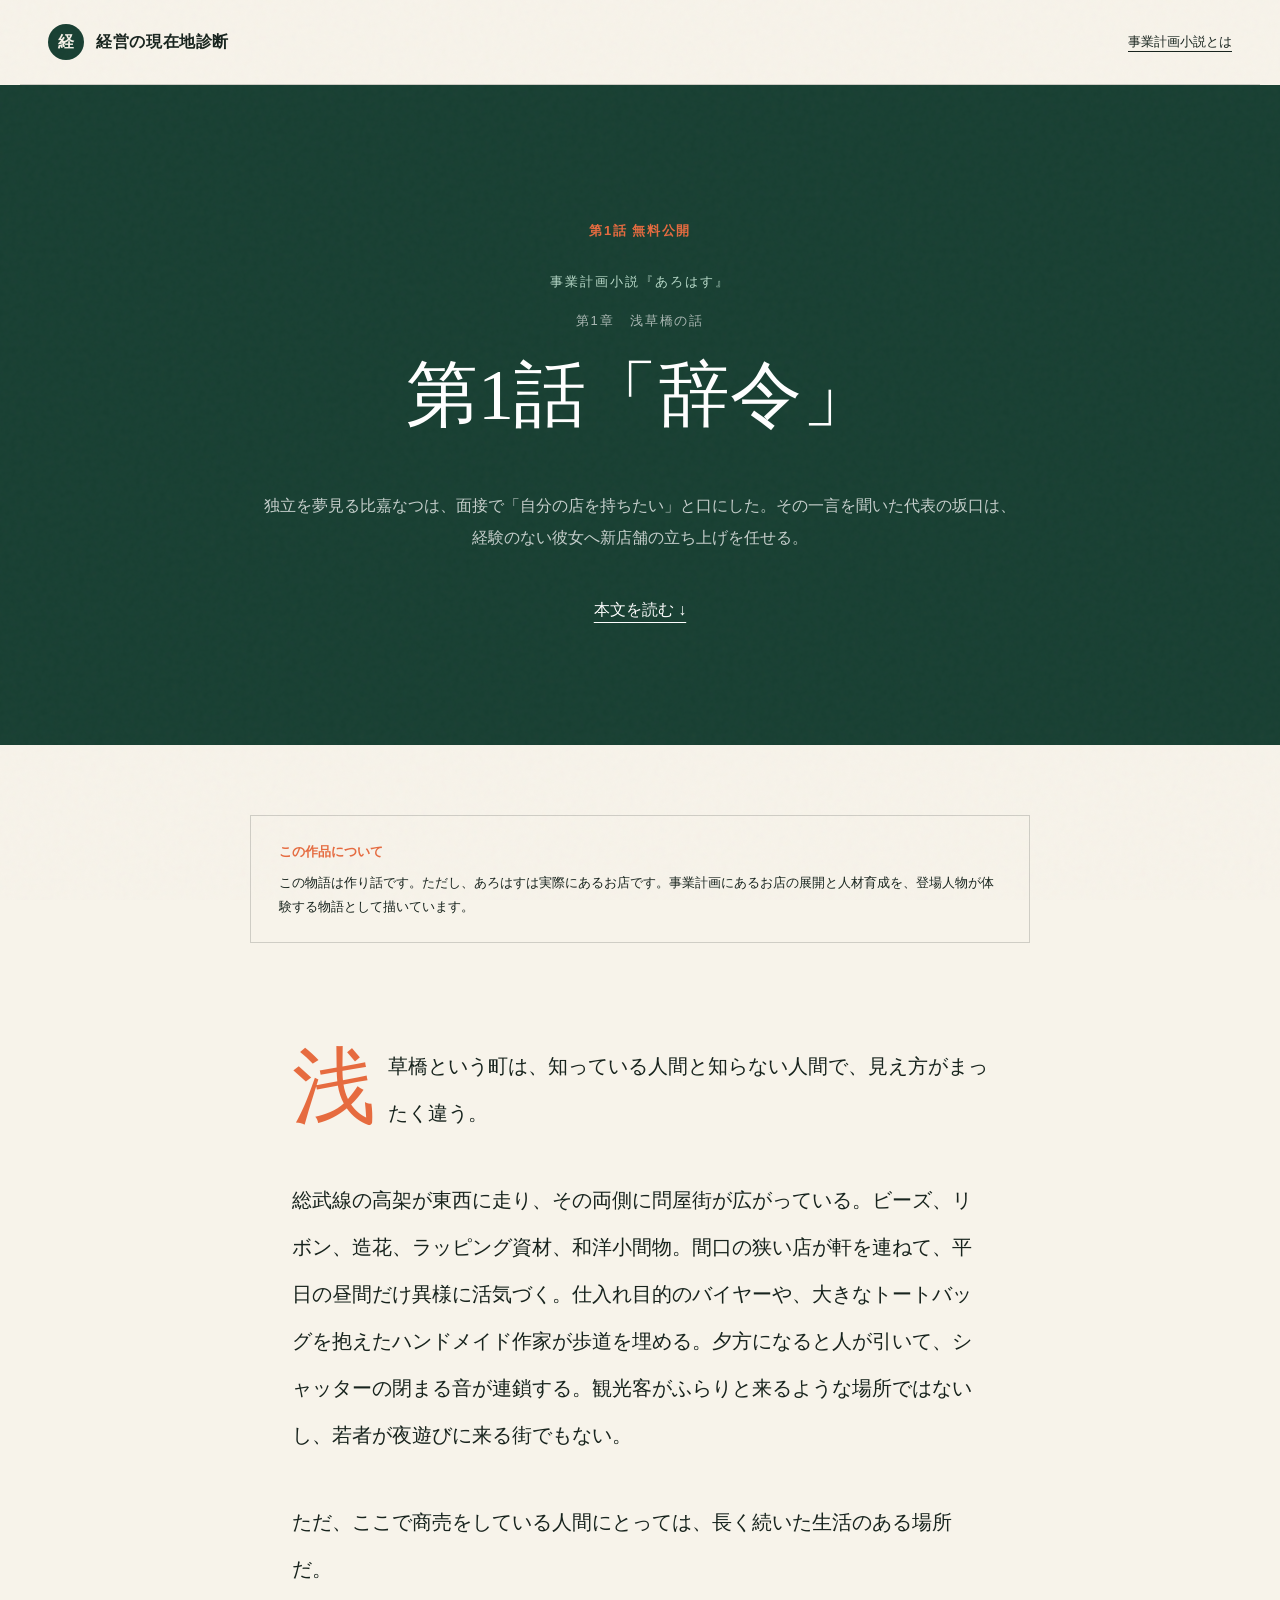
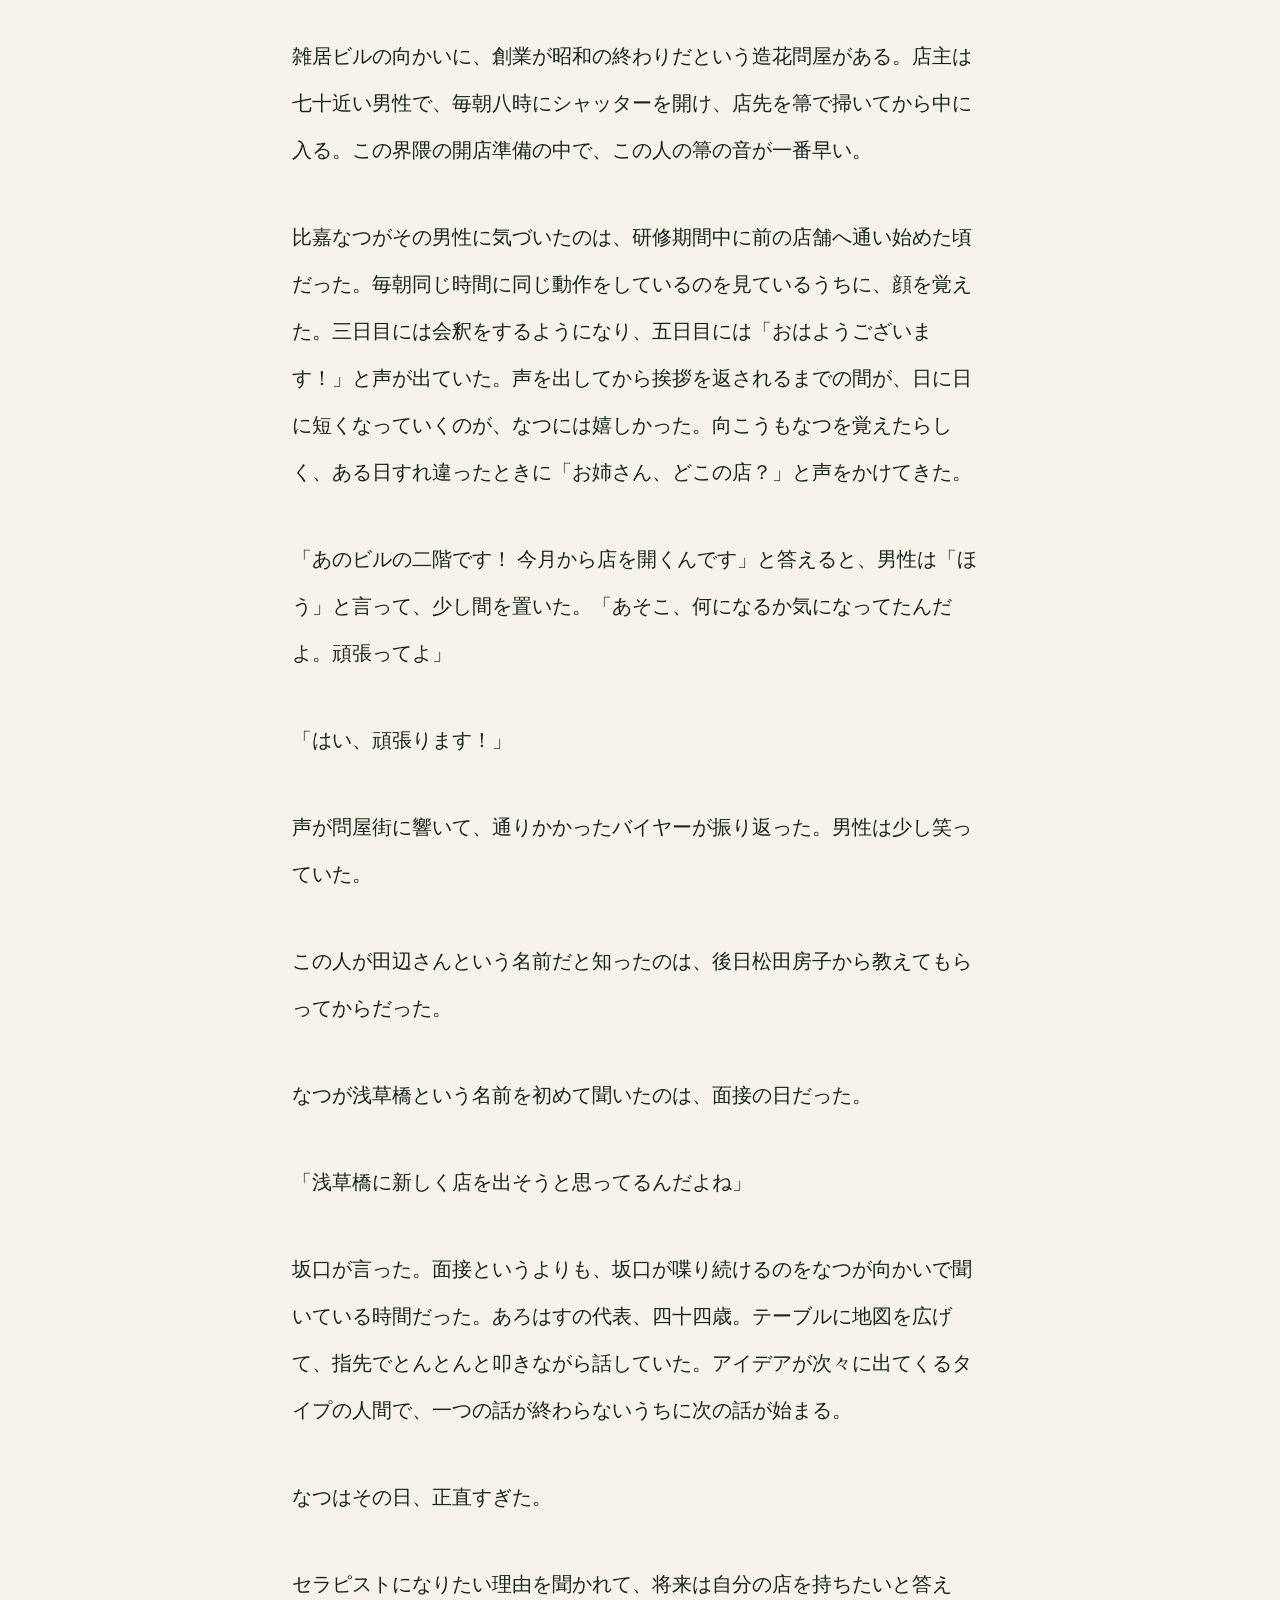
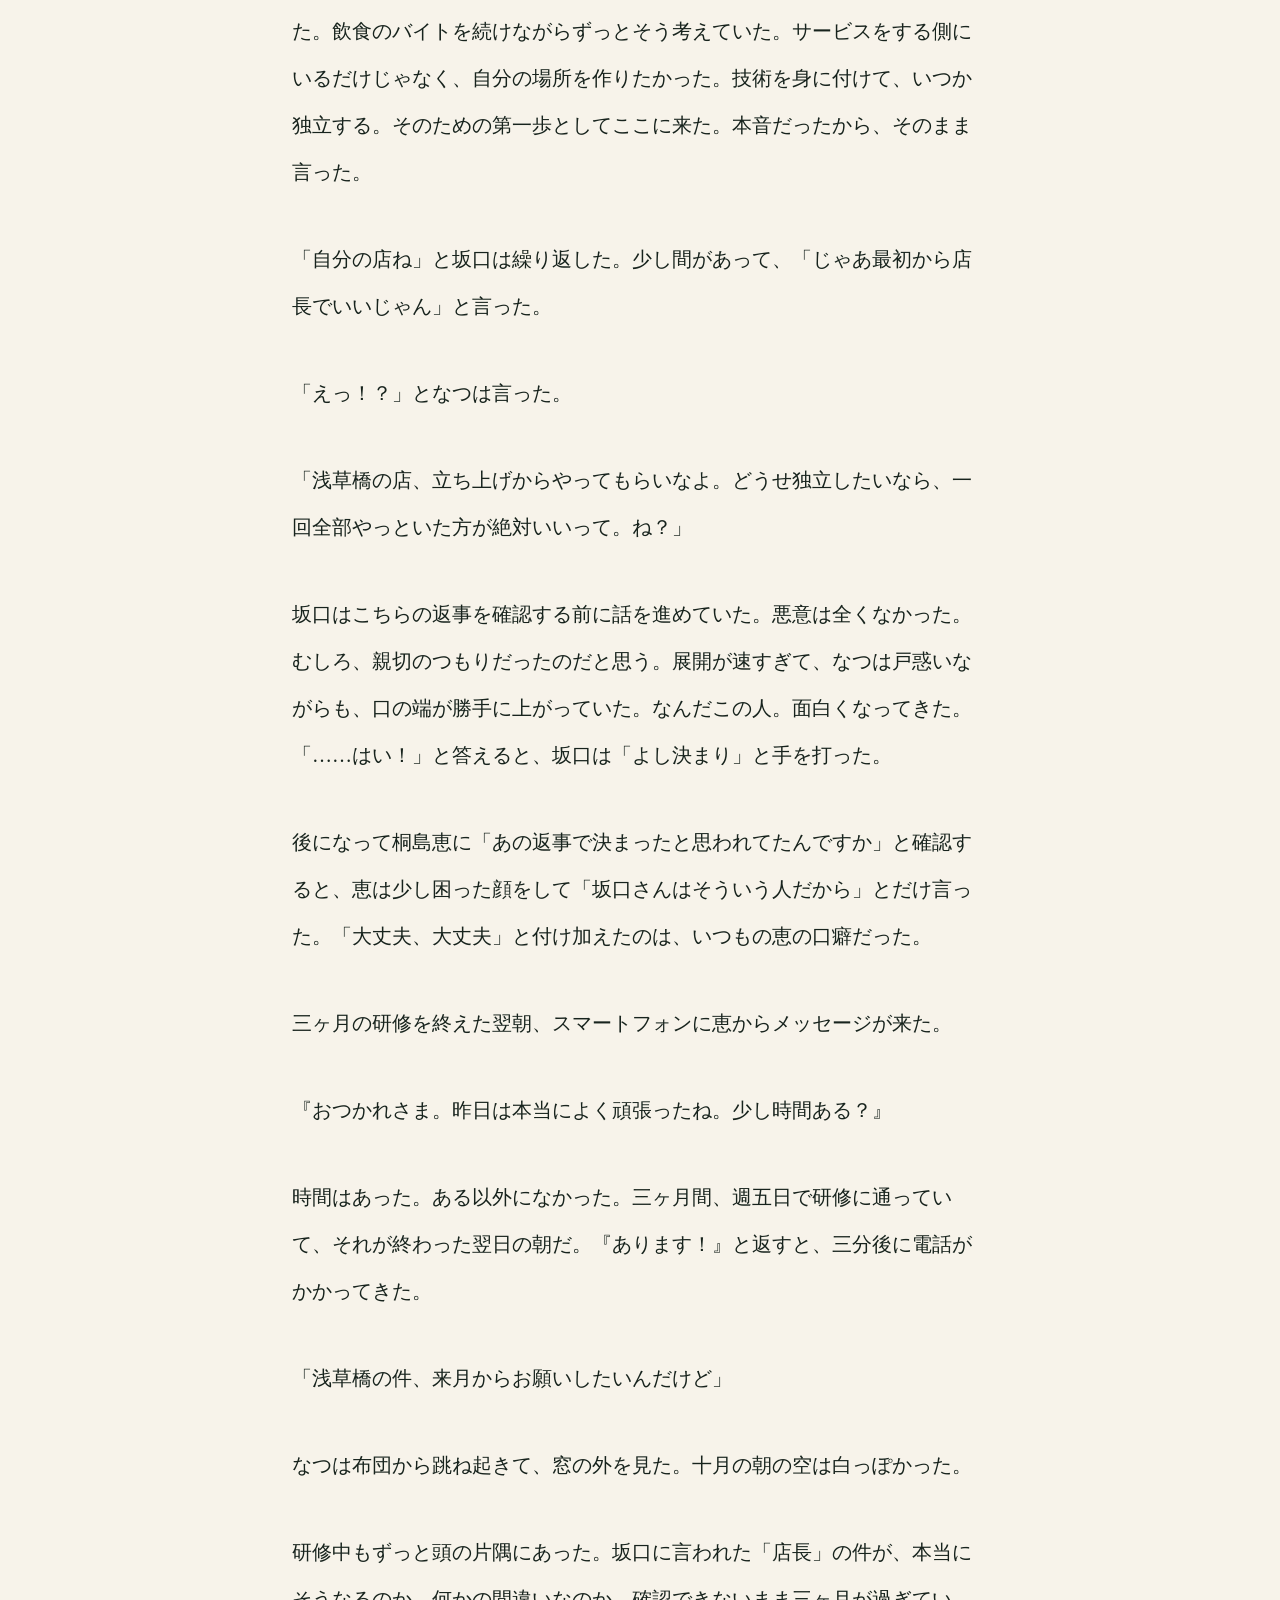
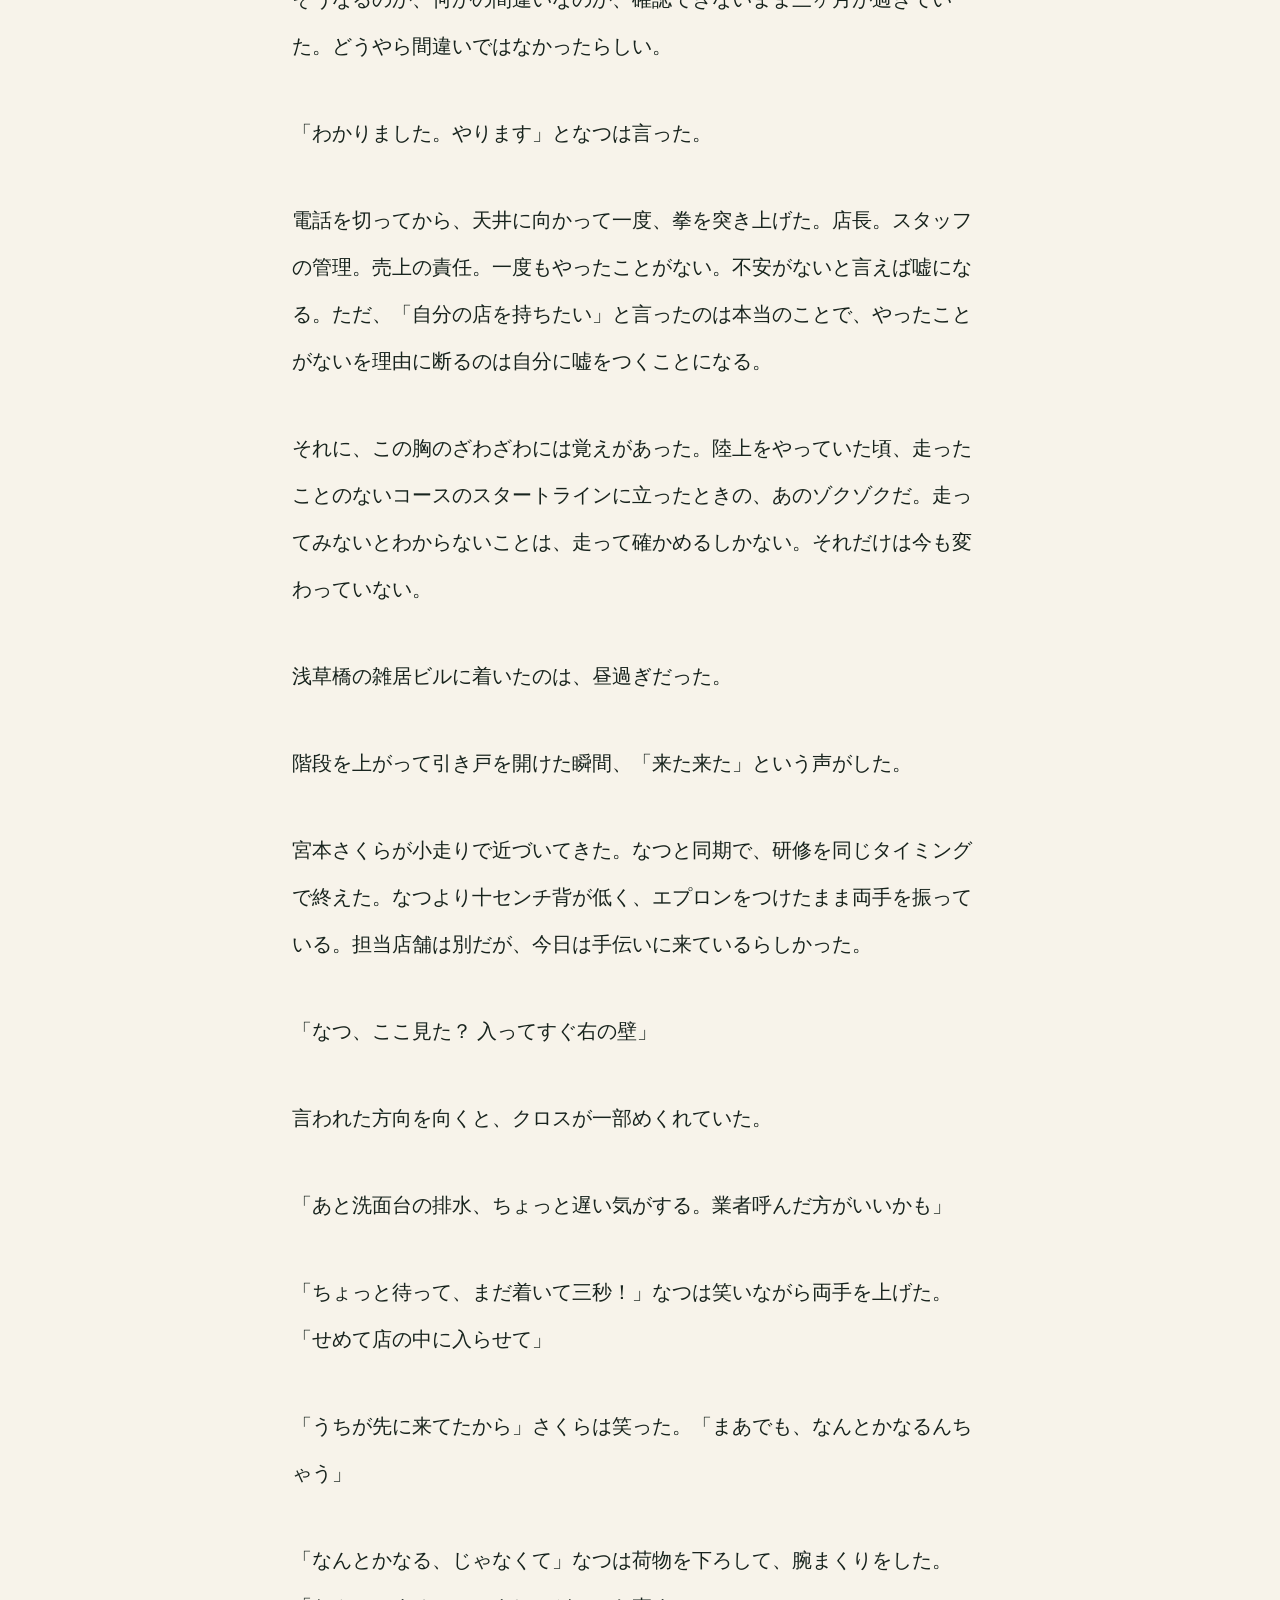
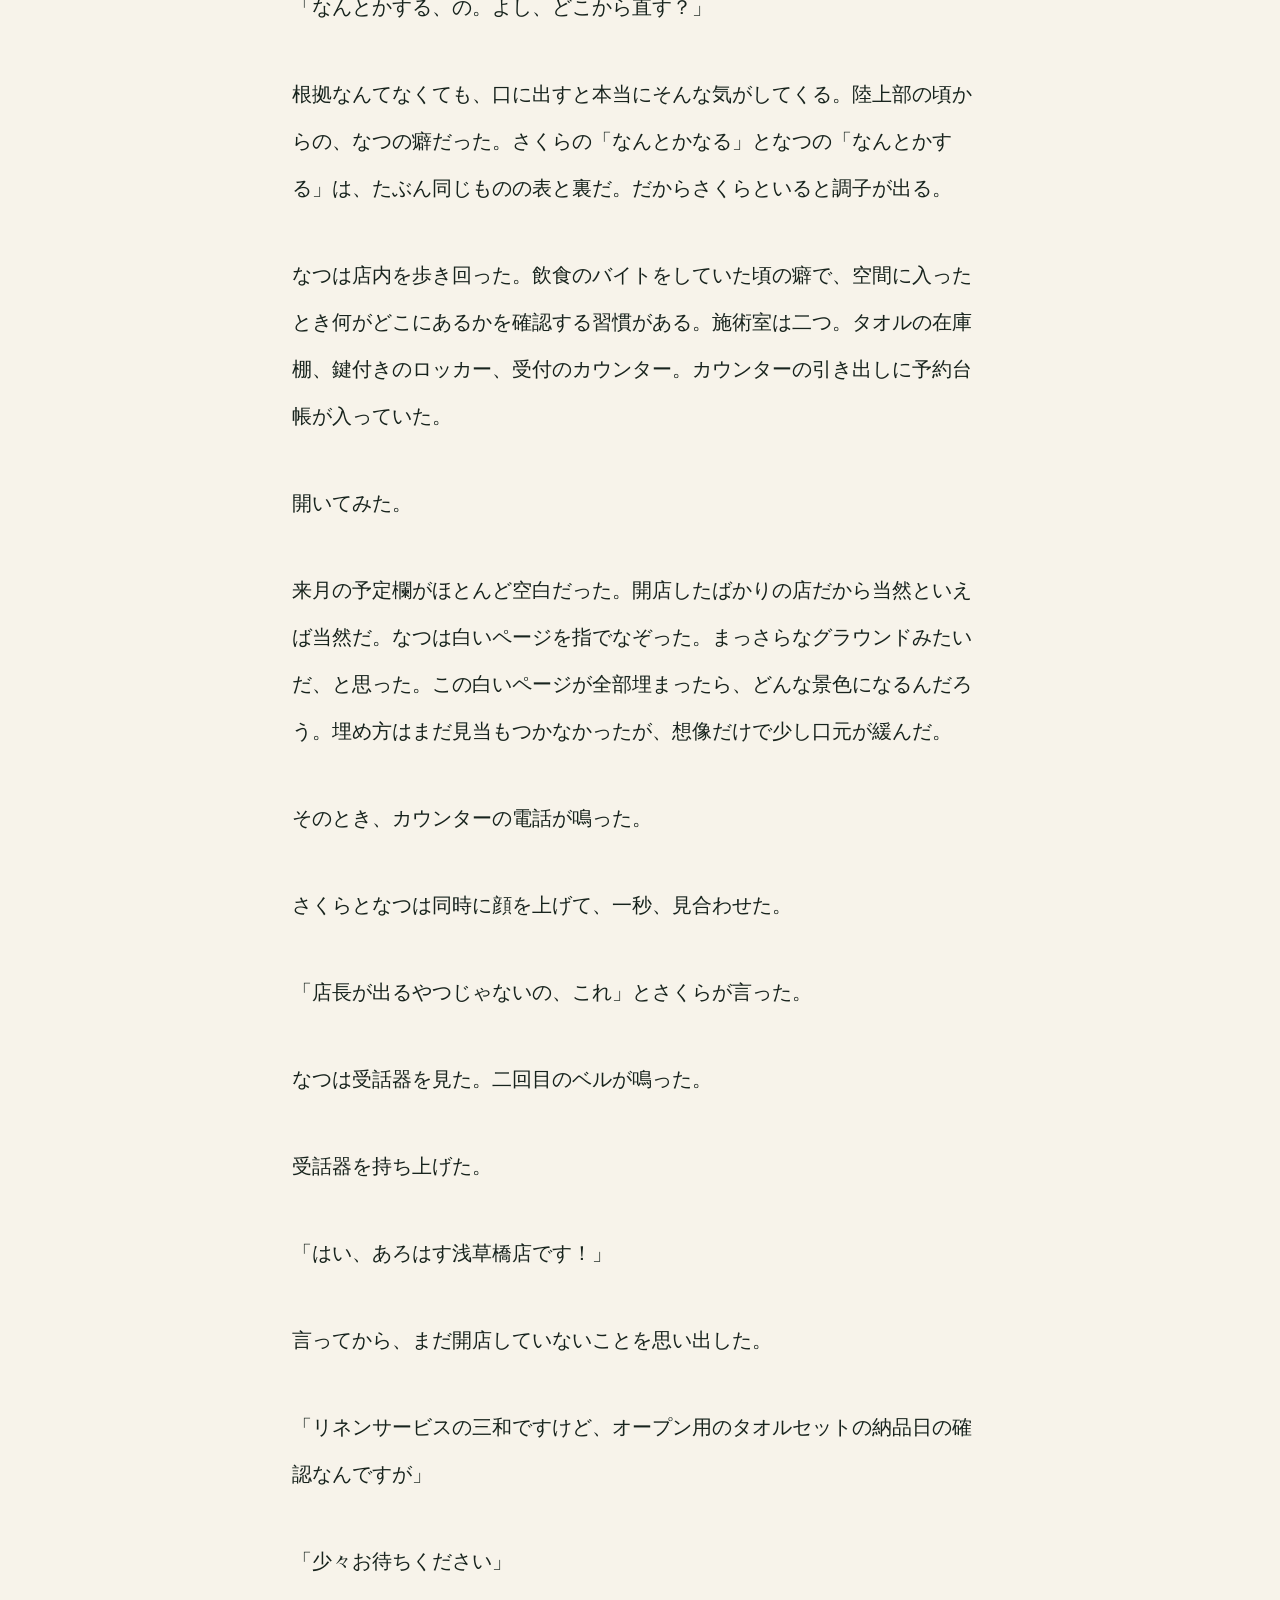
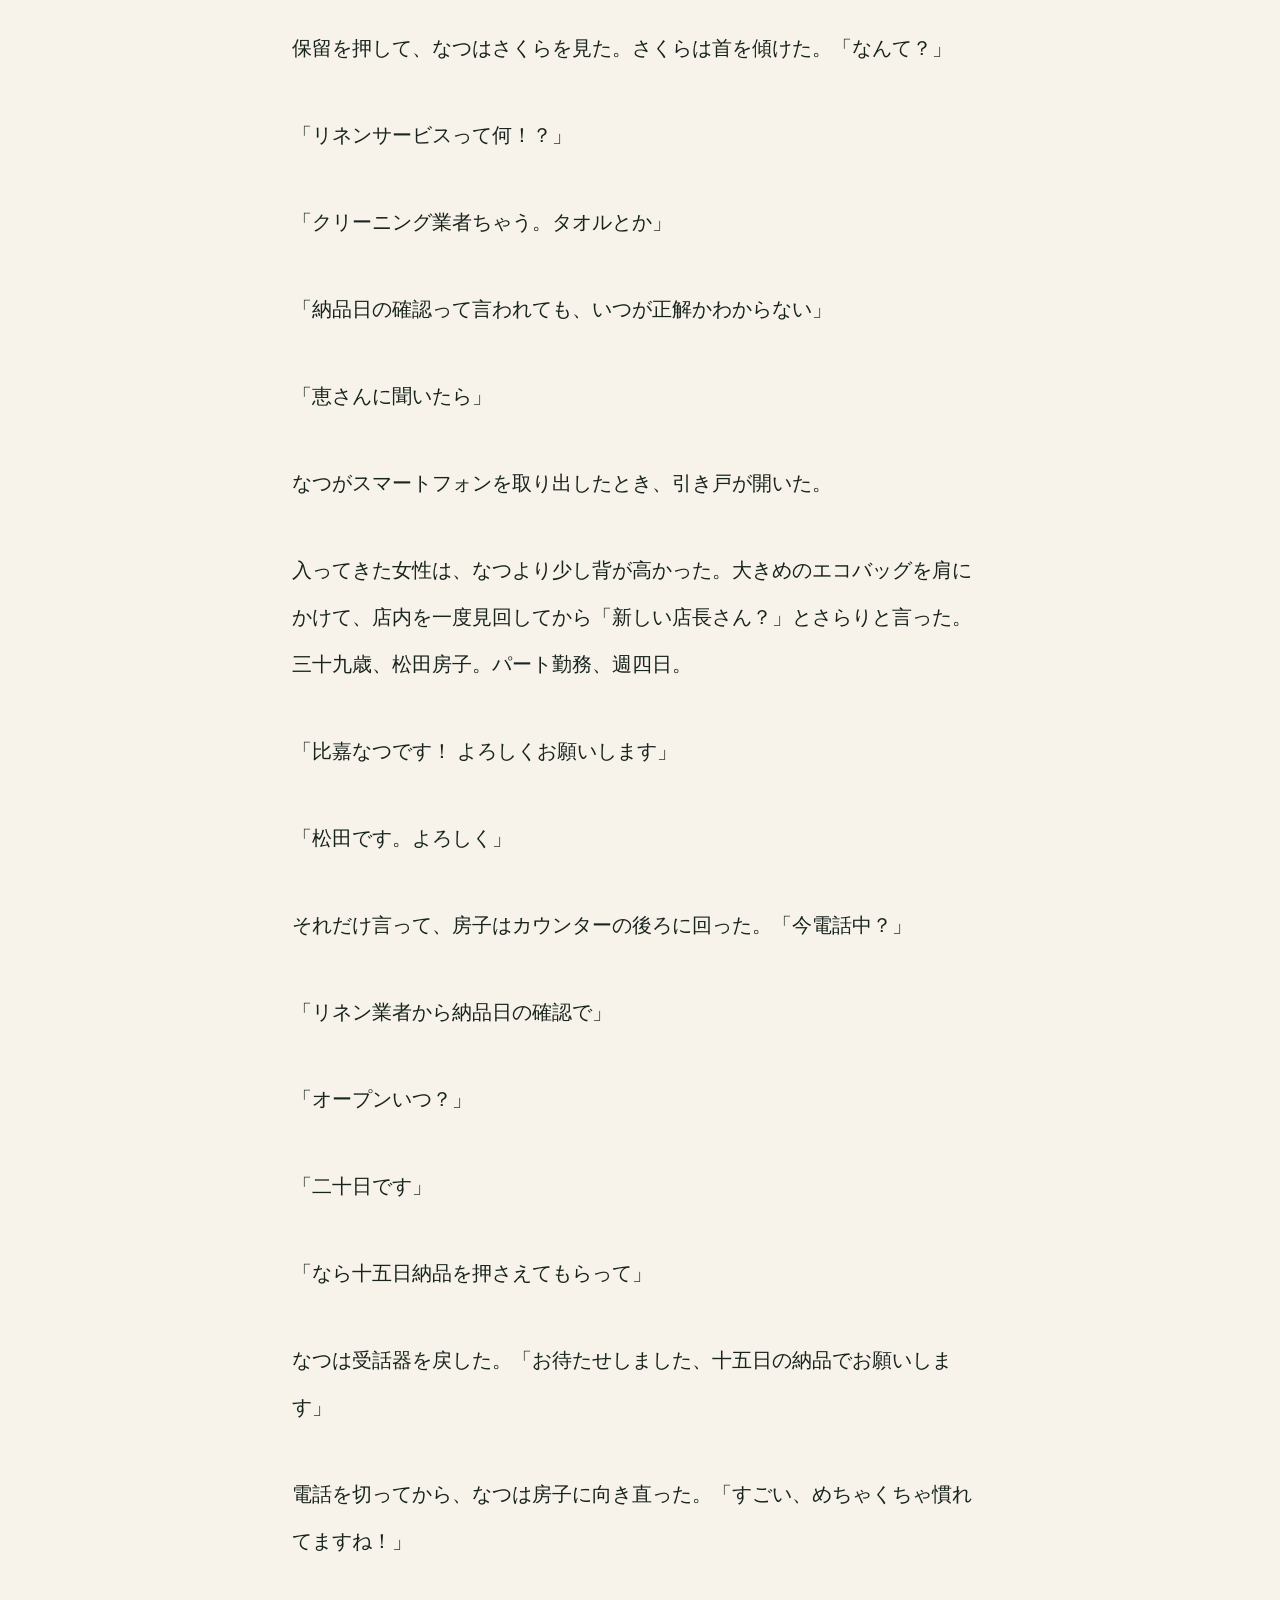
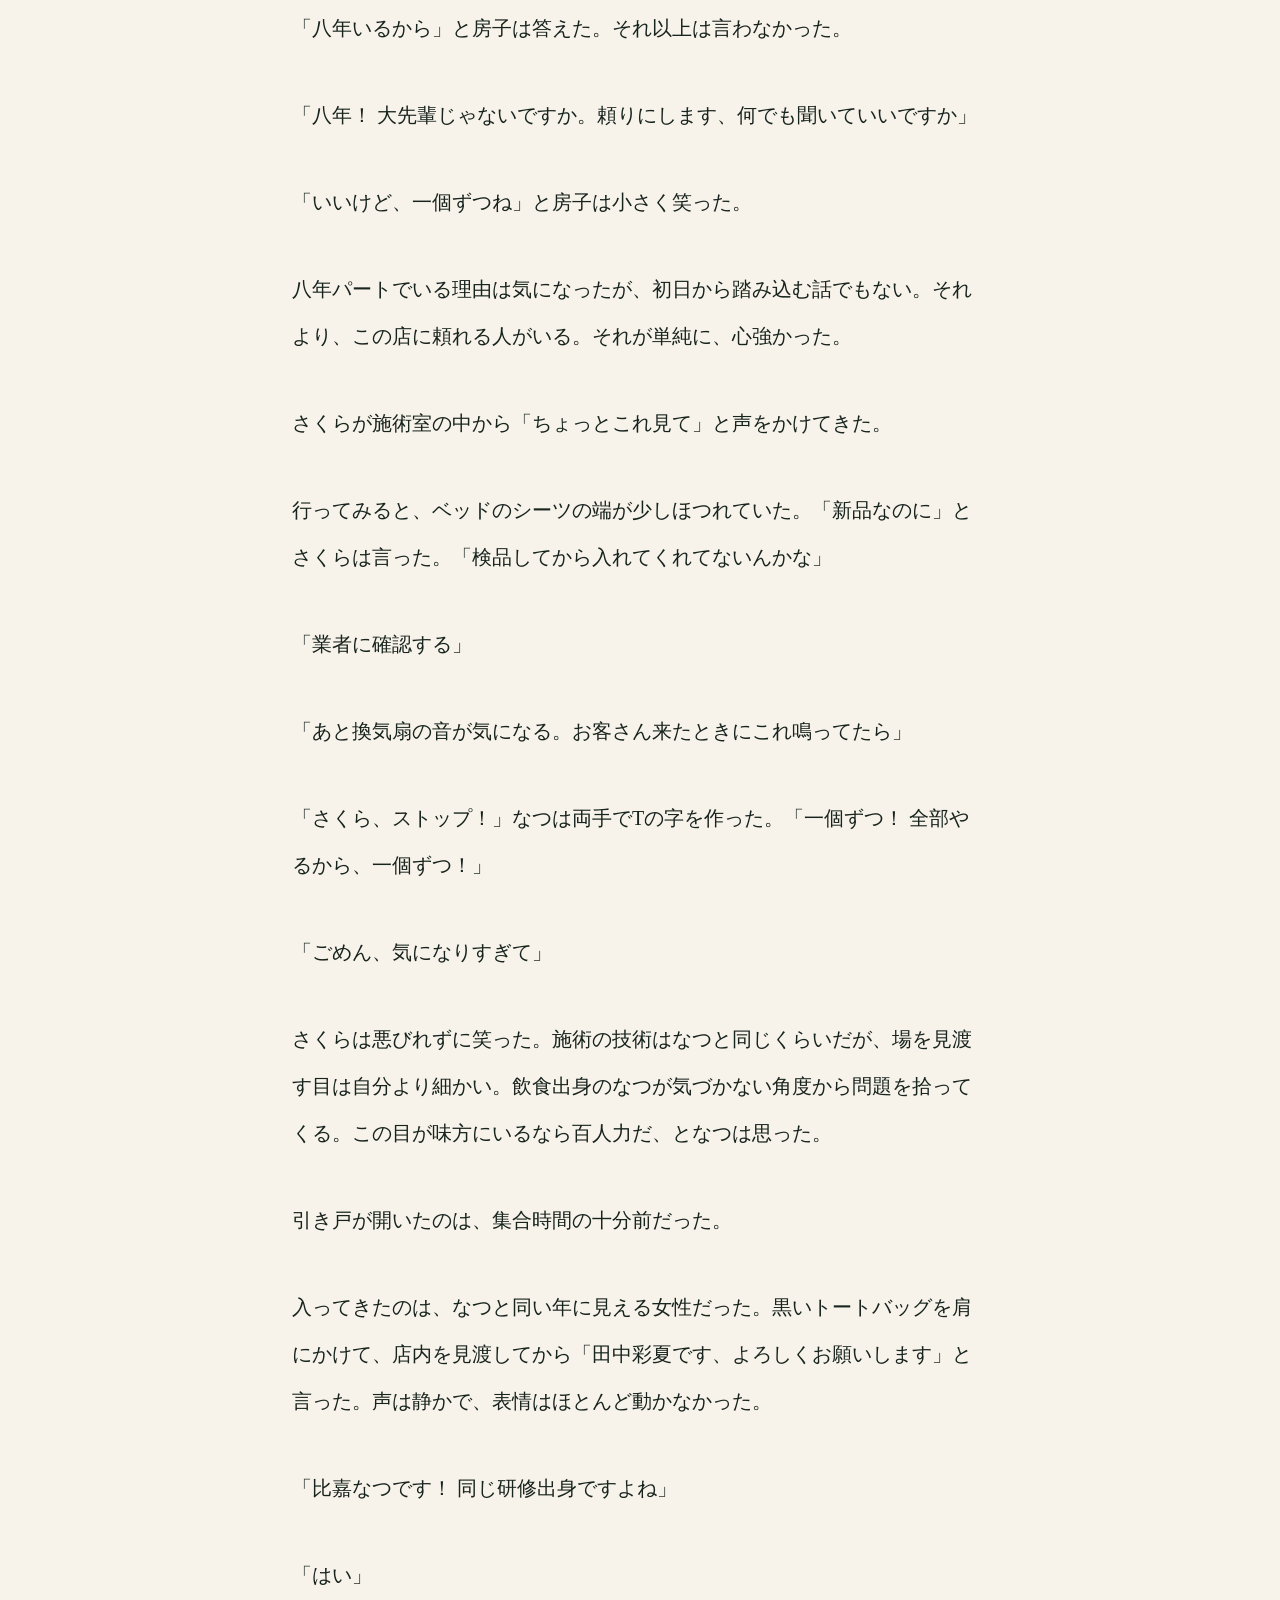
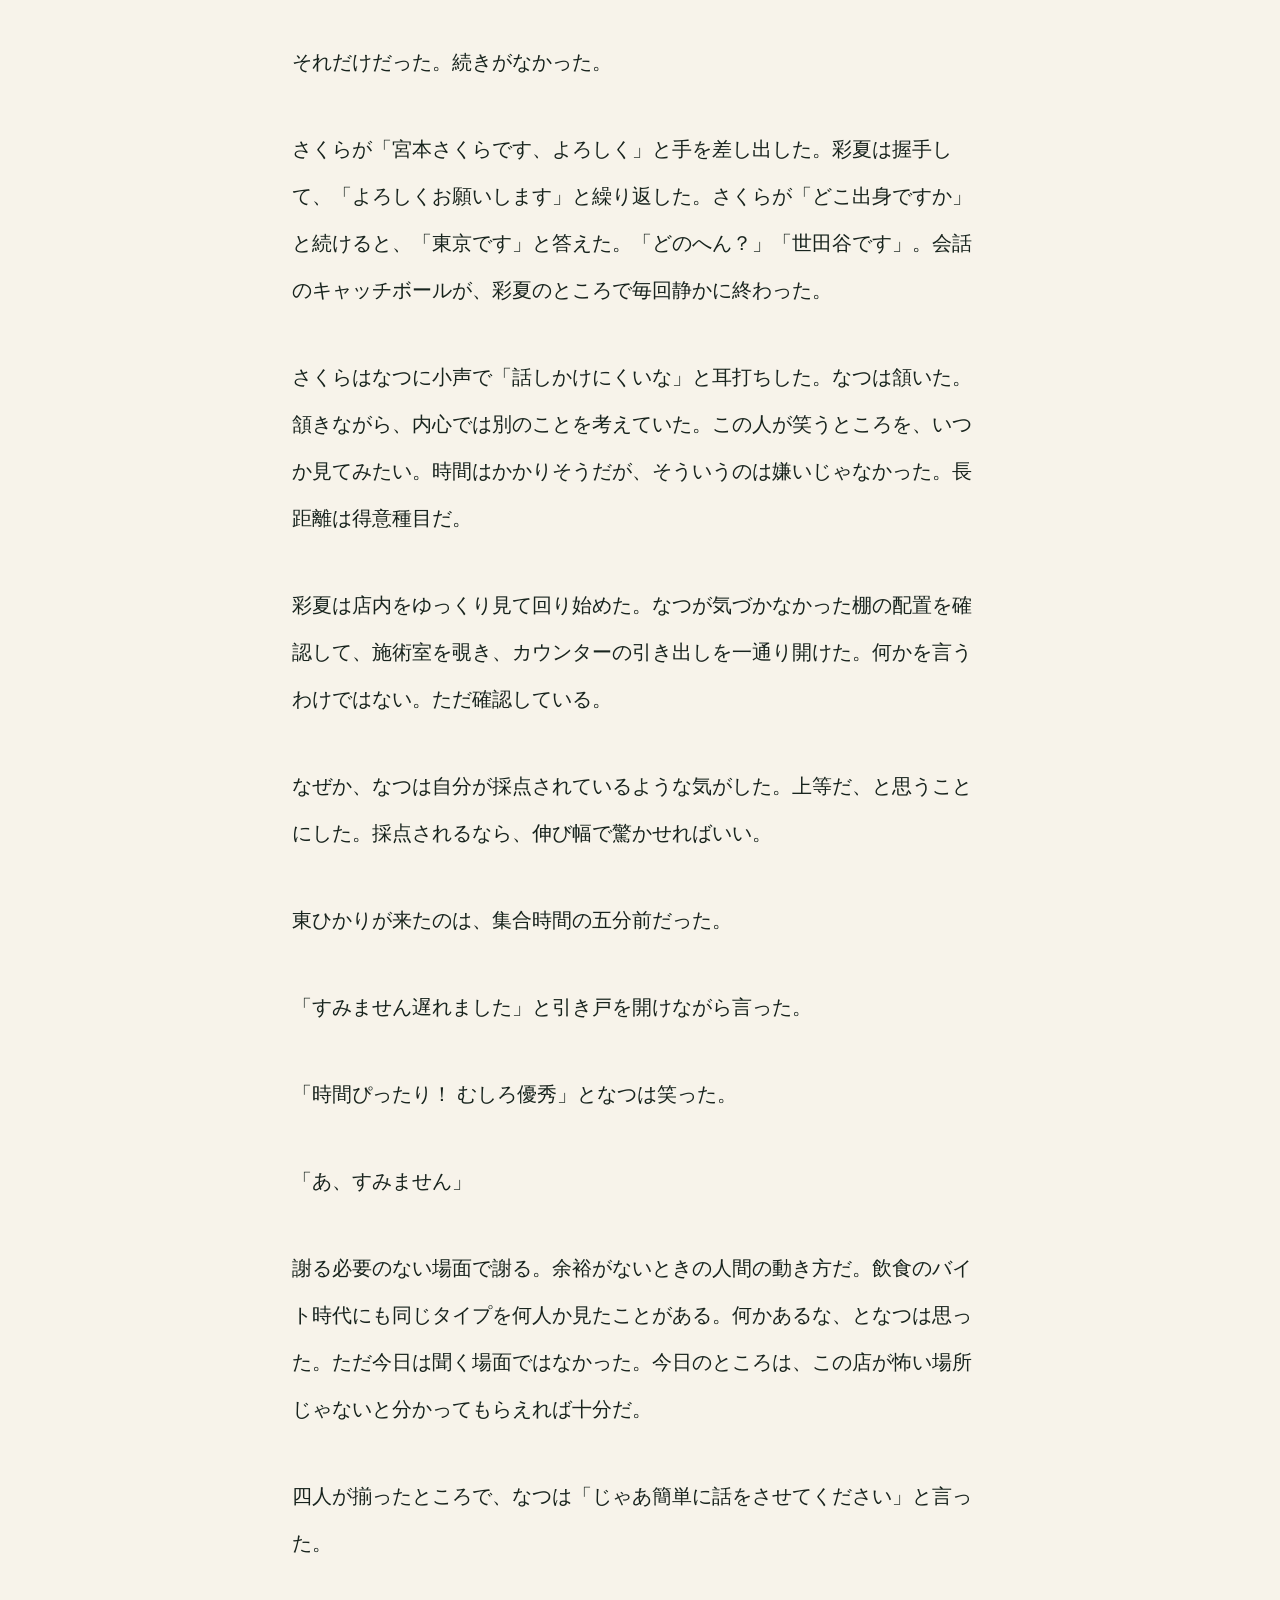
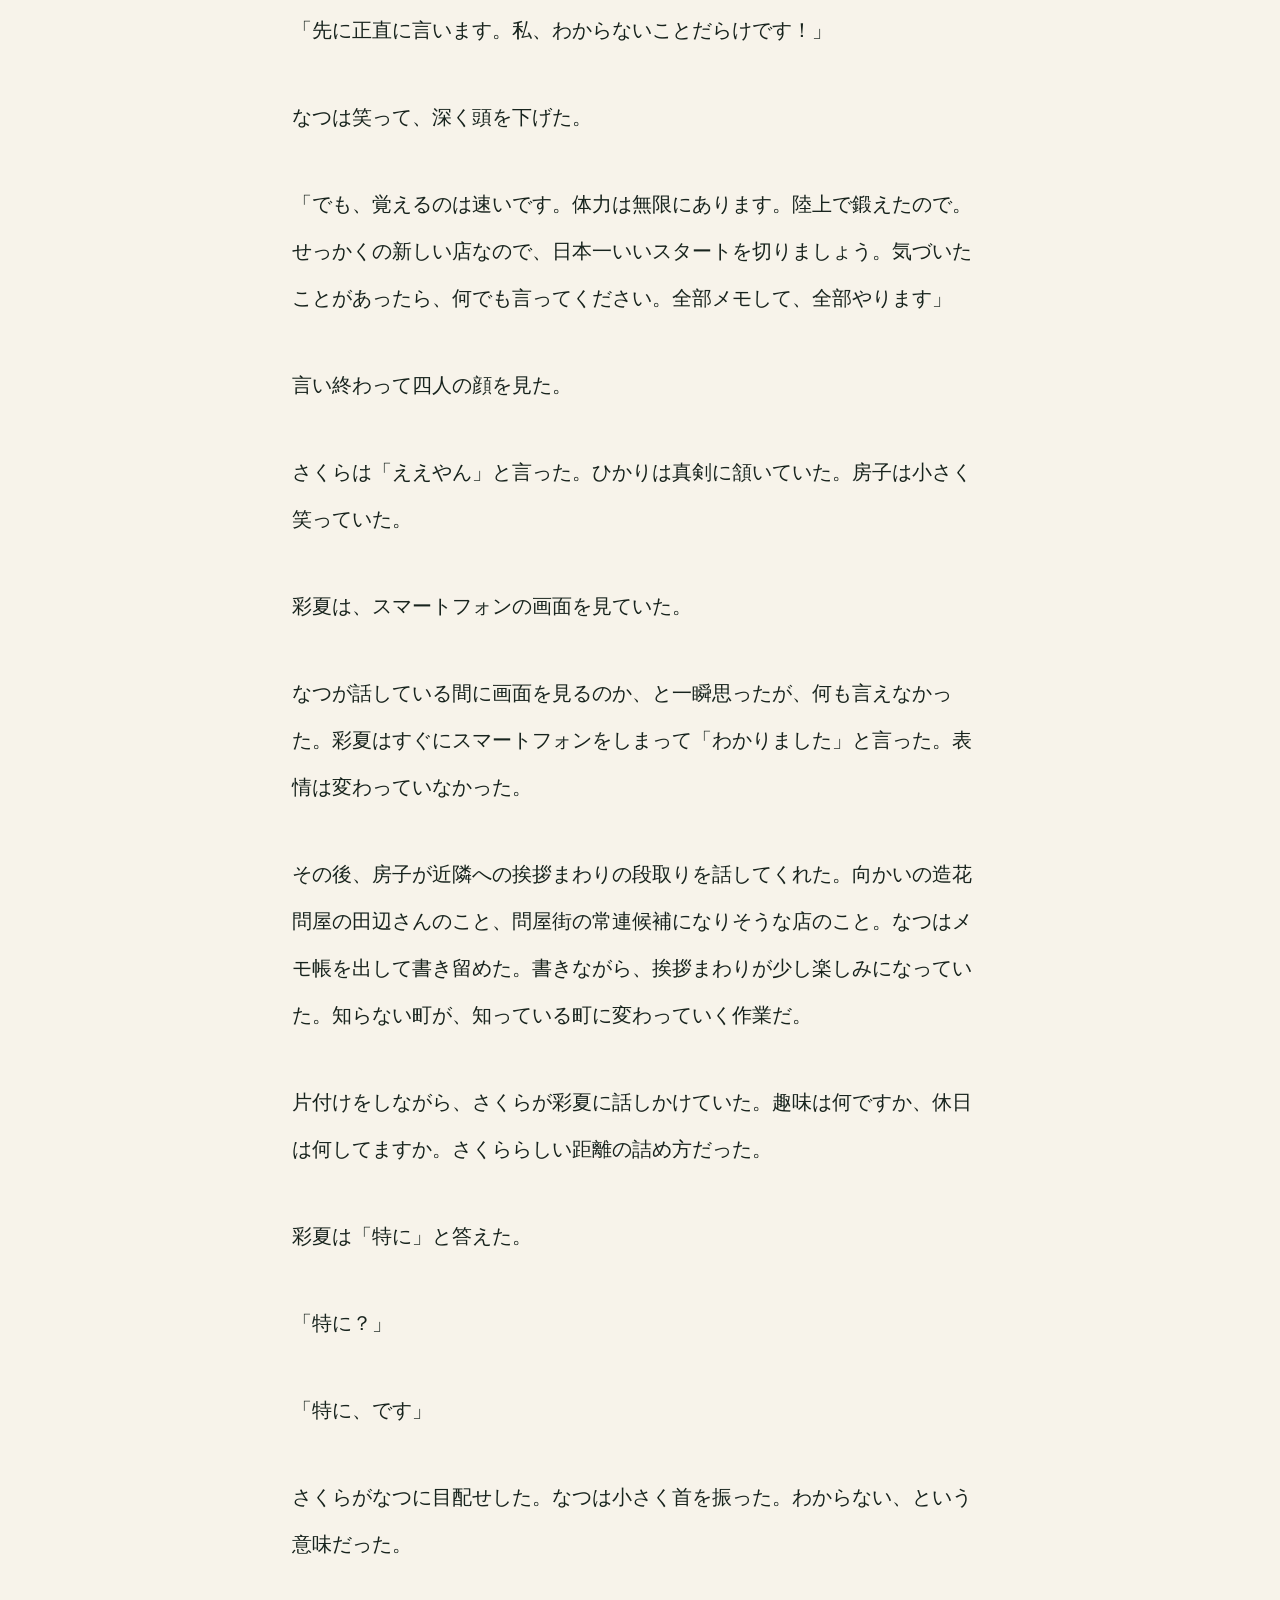
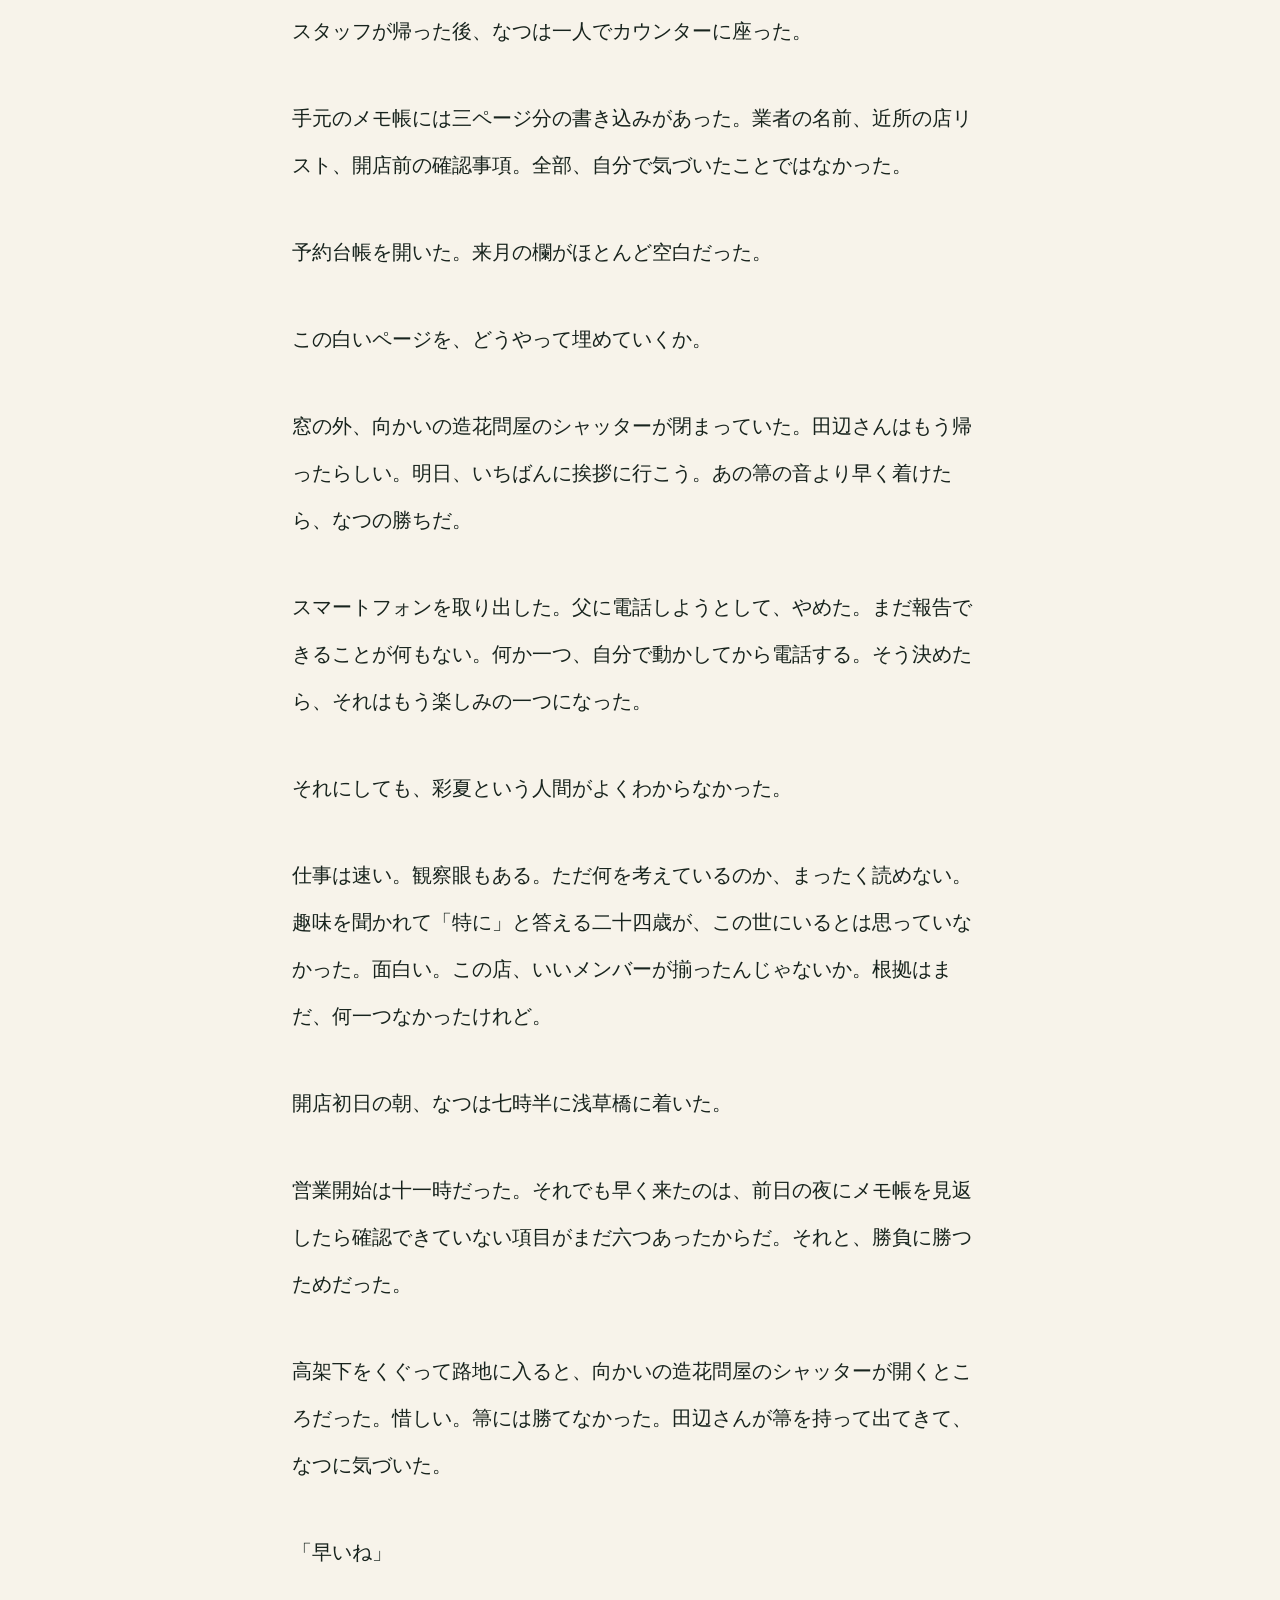
<file: prototype/story-preview.html>
<!doctype html>
<html lang="ja">
<head>
  <meta charset="utf-8">
  <meta name="viewport" content="width=device-width, initial-scale=1">
  <meta name="description" content="事業計画小説『あろはす』第1章第1話「辞令」を無料公開しています。">
  <title>第1章 第1話「辞令」｜事業計画小説 あろはす</title>
  <link rel="stylesheet" href="./styles.css?v=20260912a">
</head>
<body class="reading-page">
  <header class="site-header reading-header">
    <a class="brand" href="../prototype-v5/" aria-label="経営の現在地診断 トップ">
      <span class="brand-mark">経</span><span>経営の現在地診断</span>
    </a>
    <a href="./story-plan.html" class="story-back-link">事業計画小説とは</a>
  </header>

  <main>
    <section class="reading-cover">
      <p class="eyebrow">第1話 無料公開</p>
      <p class="reading-series">事業計画小説『あろはす』</p>
      <h1><span>第1章　浅草橋の話</span>第1話「辞令」</h1>
      <p class="reading-summary">独立を夢見る比嘉なつは、面接で「自分の店を持ちたい」と口にした。その一言を聞いた代表の坂口は、経験のない彼女へ新店舗の立ち上げを任せる。</p>
      <a href="#story-start" class="reading-start">本文を読む ↓</a>
    </section>

    <section class="fiction-notice">
      <strong>この作品について</strong>
      <p>この物語は作り話です。ただし、あろはすは実際にあるお店です。事業計画にあるお店の展開と人材育成を、登場人物が体験する物語として描いています。</p>
    </section>

    <article id="story-start" class="story-text">
      <p id="story-loading">本文を読み込んでいます…</p>
    </article>

    <section class="after-reading">
      <div class="after-reading-inner">
        <p class="story-kicker">この1話で見える事業計画</p>
        <h2>店舗計画を、人が動き始める物語にしています。</h2>
        <div class="plan-points">
          <article><span>出店する場所</span><p>問屋街で働く人が多い浅草橋。観光ではなく、そこで働く人の毎日から描く。</p></article>
          <article><span>目指す顧客体験</span><p>仕事終わりの人が、肩や足の疲れを抱えたまま気軽に立ち寄れる場所を作る。</p></article>
          <article><span>人材育成</span><p>経験のない若手にお店を任せ、迷いや失敗を通して店長に育てる。</p></article>
          <article><span>組織の現実</span><p>先輩、同期、経験者、無口なスタッフ。それぞれの得意が新しいお店を支える。</p></article>
        </div>
        <p class="after-note">この先も、お店をつくる人、働く人、訪れる人の物語が続きます。読んだ人は物語を追いながら、実際のお店やサービスを少しずつ知っていきます。数字や費用は事業計画書の方で管理して、物語と事実は混ぜません。</p>
      </div>
    </section>

    <section class="preview-cta">
      <p>無料公開はここまでです</p>
      <h2>この物語の裏にある事業計画と、<br>連載のつくり方を公開しています。</h2>
      <div>
        <a href="./story-plan.html" class="button button-light">計画と物語の対応を見る</a>
        <a href="../prototype-v5/" class="preview-secondary-link">経営の現在地を診断する</a>
      </div>
    </section>
  </main>

  <footer><span>事業計画小説・第1話無料公開</span><span>『あろはす』第1章「浅草橋の話」</span></footer>
  <script src="./story-preview.js?v=2" defer></script>
</body>
</html>
</file>
<file: prototype-v2/styles.css>
:root{--ink:#2f302d;--muted:#706f69;--cream:#fbf5eb;--paper:#fffdfa;--sage:#9bb5a2;--sage-dark:#496b55;--peach:#eaa682;--gold:#d5a950;--line:#ded8ce;--shadow:0 14px 38px rgba(66,55,40,.10)}*{box-sizing:border-box}html{scroll-behavior:smooth}body{margin:0;background:var(--cream);color:var(--ink);font-family:"Yu Gothic","Hiragino Kaku Gothic ProN",Meiryo,sans-serif;line-height:1.75}button,input,select{font:inherit}.site-header{height:70px;display:flex;align-items:center;justify-content:space-between;max-width:1120px;margin:auto;padding:0 24px}.brand{color:var(--ink);text-decoration:none;font-weight:800;font-size:18px}.brand span{font-size:12px;display:block;line-height:1;color:var(--sage-dark)}.header-note{font-size:12px;background:#fff;padding:5px 12px;border-radius:999px}.screen{display:none}.screen.active{display:block}.hero{max-width:1120px;min-height:620px;margin:auto;padding:64px 24px 70px;display:grid;grid-template-columns:.9fr 1.1fr;align-items:center;gap:45px}.eyebrow,.step-label{color:var(--sage-dark);font-weight:800;letter-spacing:.08em;font-size:13px}.hero h1{font-size:clamp(43px,6vw,76px);line-height:1.15;margin:12px 0 22px;letter-spacing:.03em}.hero h1 em{font-style:normal;color:#d47d59}.lead{font-size:18px;max-width:520px}.primary-btn{border:0;border-radius:16px;background:var(--ink);color:#fff;padding:17px 24px;font-weight:800;cursor:pointer;box-shadow:0 7px 0 #b9775b;transition:.2s}.primary-btn:hover{transform:translateY(-2px)}.primary-btn span{margin-left:15px}.primary-btn.full{width:100%;margin-top:25px}.microcopy{font-size:12px;color:var(--muted);margin-left:12px}.hero-art{position:relative;min-height:470px;border-radius:46% 46% 28% 28%;overflow:hidden;background:#dfe9df}.hero-art img{width:100%;height:100%;min-height:470px;object-fit:cover}.bubble{position:absolute;background:#fff;padding:10px 15px;border-radius:20px;font-weight:700;font-size:13px;line-height:1.4;box-shadow:var(--shadow)}.white-bubble{left:9%;top:11%}.black-bubble{right:5%;top:20%}.sample-section{background:#fff;padding:85px 24px}.section-heading{text-align:center;margin-bottom:42px}.section-heading span,.card-title span{color:var(--sage-dark);font-size:12px;font-weight:800}.section-heading h2,.card-title h2{margin:5px 0;font-size:30px}.benefit-grid{max-width:1050px;margin:auto;display:grid;grid-template-columns:repeat(3,1fr);gap:20px}.benefit-grid article{background:var(--cream);border-radius:24px;padding:27px}.benefit-grid h3{margin:8px 0}.num{color:var(--peach);font-weight:900}.sample-result{max-width:800px;margin:36px auto 0;border:2px solid var(--line);border-radius:25px;padding:25px;display:grid;grid-template-columns:auto 1fr 1.1fr;gap:24px;align-items:center}.sample-label{writing-mode:vertical-rl;font-size:12px;font-weight:800;color:var(--sage-dark)}.small-label{font-size:12px;margin:0;color:var(--muted)}.sample-result h3{font-size:26px;margin:2px 0}.mini-radar span{display:block;background:linear-gradient(90deg,var(--sage) var(--n),#eee var(--n));margin:8px 0;border-radius:8px;padding:5px 9px;font-size:12px;font-weight:700}.story-intro{max-width:930px;margin:70px auto;padding:42px;background:#26342c;color:#fff;border-radius:30px;display:grid;grid-template-columns:100px 1fr auto;gap:30px;align-items:center}.story-intro h2{margin:4px 0}.story-intro p{color:#e5eee8}.secondary-btn{color:var(--ink);background:#fff;text-decoration:none;padding:14px 18px;border-radius:14px;font-weight:800;white-space:nowrap}.form-screen,.quiz-screen{max-width:750px;margin:20px auto 80px;padding:20px}.guide-row{display:flex;align-items:flex-end;gap:14px;margin:12px 0}.guide-row.compact{max-width:660px;margin:8px auto}.guide-talk{background:#fff;padding:13px 18px;border-radius:18px 18px 18px 5px;box-shadow:var(--shadow);font-size:14px;font-weight:700}.cat-face{width:76px;height:76px;flex:none;border-radius:50%;background-image:url("assets/cat-guides-v2.jpg");background-repeat:no-repeat;background-size:310% auto;border:4px solid #fff;box-shadow:var(--shadow)}.cat-white{background-position:22% 42%}.cat-black{background-position:78% 43%}.cat-face.large{width:104px;height:104px}.cat-stamp{width:80px;height:80px;border-radius:50%;background-image:url("assets/cat-guides-v2.jpg");background-size:310% auto;background-position:78% 43%}.card,.question-card,.result-card{background:var(--paper);border:1px solid var(--line);box-shadow:var(--shadow);border-radius:27px;padding:34px}.profile-card h2,.issue-card h2{font-size:32px;margin:0 0 22px}.profile-card label{display:block;font-weight:800;margin:20px 0}.profile-card input,.profile-card select{display:block;width:100%;margin-top:8px;border:1px solid #cfc8bc;background:#fff;border-radius:13px;padding:14px;color:var(--ink)}.progress-wrap{max-width:660px;margin:10px auto 20px}.progress-meta{display:flex;justify-content:space-between;font-size:12px;font-weight:800;color:var(--muted)}.progress{height:8px;background:#dfddd6;border-radius:10px;overflow:hidden;margin-top:7px}.progress i{display:block;height:100%;width:8%;background:var(--peach);transition:.25s}.scene-label{color:var(--sage-dark);font-size:13px;font-weight:800;margin:0}.question-card h2{font-size:27px;line-height:1.55;margin:9px 0 25px}.answers{display:grid;gap:11px}.answer-btn{border:1px solid #d8d2c7;background:#fff;border-radius:16px;text-align:left;padding:16px 18px;cursor:pointer;color:var(--ink);font-weight:700;transition:.15s}.answer-btn:hover{border-color:var(--sage);background:#f1f6f1;transform:translateX(3px)}.answer-btn b{display:inline-grid;place-items:center;width:27px;height:27px;border-radius:50%;background:var(--cream);margin-right:10px}.issue-choices{display:grid;grid-template-columns:1fr 1fr;gap:11px}.issue-choice{border:1px solid var(--line);background:#fff;border-radius:15px;padding:13px;cursor:pointer}.issue-choice.selected{background:#e4efe6;border-color:var(--sage-dark);font-weight:800}.result-screen{padding-bottom:80px}.result-hero{text-align:center;background:#27342d;color:#fff;padding:54px 20px 80px}.result-hero .cat-face{margin:auto}.result-owner{font-size:13px;color:#d5e3d8}.result-hero h1{font-size:48px;margin:5px 0}.type-tagline{font-size:19px}.type-ranking{display:flex;justify-content:center;gap:8px;flex-wrap:wrap}.type-ranking span{font-size:12px;background:rgba(255,255,255,.12);padding:7px 12px;border-radius:99px}.result-layout{max-width:920px;margin:-35px auto 0;padding:0 20px;display:grid;grid-template-columns:1fr 1fr;gap:20px}.result-card{padding:28px}.chart-card,.advice-card,.issue-result{grid-column:1/-1}.chart-card canvas{display:block;max-width:520px;width:100%;height:auto;margin:0 auto}.ability-list{display:grid;grid-template-columns:repeat(3,1fr);gap:8px}.ability-list span{background:var(--cream);border-radius:12px;padding:8px;text-align:center;font-size:12px}.ability-list b{display:block;font-size:20px;color:var(--sage-dark)}.chart-note{font-size:11px;color:var(--muted)}.evidence-list{display:grid;gap:12px}.evidence-list div{border-left:4px solid var(--peach);padding-left:13px}.evidence-list b{display:block;font-size:13px}.evidence-list p{font-size:13px;margin:3px 0;color:var(--muted)}.advice-grid{display:grid;grid-template-columns:1fr 1fr;gap:14px}.advice-grid section{background:var(--cream);border-radius:18px;padding:20px}.advice-grid h3{font-size:15px;margin-top:0}.advice-grid .wide{grid-column:1/-1;background:#e5efe7}.today-card{background:#f2c8ad;border:0}.today-label{font-size:12px;font-weight:800}.today-card h2{line-height:1.45}.selected-issue-tag{display:inline-block;background:#27342d;color:#fff;border-radius:99px;padding:7px 12px;margin:3px;font-size:12px}.story-offer{max-width:920px;margin:24px auto;padding:40px;background:#fff;border:2px solid #e9a07d;border-radius:30px;display:grid;grid-template-columns:120px 1fr;gap:25px}.story-offer h2{font-size:30px;line-height:1.5}.offer-actions{display:flex;align-items:center;gap:20px;flex-wrap:wrap}.link-btn{display:inline-block;text-decoration:none}.text-link{color:var(--sage-dark);font-weight:800}.share-card{max-width:920px;margin:20px auto;text-align:center;padding:30px 20px}.share-buttons{display:flex;justify-content:center;gap:8px;flex-wrap:wrap}.share-buttons button,.retry-btn{border:1px solid var(--line);background:#fff;border-radius:12px;padding:11px 15px;cursor:pointer;font-weight:800}.retry-btn{display:block;margin:25px auto}footer{text-align:center;padding:30px;font-size:11px;color:var(--muted)}
@media(max-width:760px){.site-header{height:58px;padding:0 16px}.hero{grid-template-columns:1fr;padding:35px 18px 45px;gap:22px}.hero-copy{text-align:center}.hero h1{font-size:47px}.lead{font-size:15px;text-align:left}.hero-art{min-height:310px;border-radius:34px;grid-row:1}.hero-art img{min-height:310px}.benefit-grid{grid-template-columns:1fr}.sample-section{padding:60px 18px}.sample-result{grid-template-columns:1fr;text-align:center}.sample-label{writing-mode:horizontal-tb}.story-intro{margin:35px 18px;padding:28px;grid-template-columns:1fr;text-align:center}.cat-stamp{margin:auto}.form-screen,.quiz-screen{margin-top:0;padding:12px}.card,.question-card{padding:24px 19px}.question-card h2{font-size:22px}.guide-talk{font-size:12px}.cat-face{width:63px;height:63px}.issue-choices{grid-template-columns:1fr}.result-hero{padding-top:35px}.result-hero h1{font-size:40px}.result-layout{grid-template-columns:1fr}.result-card,.chart-card,.advice-card,.issue-result{grid-column:1}.advice-grid{grid-template-columns:1fr}.advice-grid .wide{grid-column:1}.ability-list{grid-template-columns:repeat(2,1fr)}.story-offer{margin:20px 14px;padding:27px 20px;grid-template-columns:1fr;text-align:left}.story-cat .cat-face{margin:auto}.story-offer h2{font-size:24px}.offer-actions{display:grid}.primary-btn{width:100%}.share-buttons button{flex:1 1 44%}}

/* 2026-08 スマホ利用者の指摘を反映 */
.scene-label{display:inline-block;color:#fff;background:#365b49;border-radius:999px;padding:7px 13px;font-size:14px;line-height:1.35;letter-spacing:.02em;margin-bottom:12px}
.question-card h2{margin-top:4px;color:#20211f}
.evidence-intro{font-size:14px;line-height:1.9;background:#edf3ee;border-radius:14px;padding:14px 16px;margin:14px 0 20px}
.evidence-question{color:#3c5949!important;font-weight:800!important;margin-bottom:5px!important}
.story-offer-priority{margin-top:-34px;position:relative;z-index:2;border:4px solid #e99a73;box-shadow:0 20px 55px rgba(73,46,31,.18)}
.story-offer-priority .eyebrow{display:inline-block;background:#27342d;color:#fff;border-radius:999px;padding:6px 12px}
.story-offer-priority h2{margin-top:10px}
@media(max-width:760px){.hero-art .bubble{display:none}.scene-label{font-size:15px;padding:8px 14px;margin-bottom:15px}.question-card h2{font-size:26px;line-height:1.5;margin-bottom:24px}.answer-btn{font-size:17px;line-height:1.55}.story-offer-priority{margin:-24px 12px 22px;padding:25px 19px;border-width:3px}.story-offer-priority .story-cat{display:none}.story-offer-priority h2{font-size:25px;line-height:1.55}.story-offer-priority p{font-size:15px;line-height:1.9}.story-offer-priority .primary-btn{font-size:16px;text-align:center}.evidence-intro{font-size:15px}.evidence-list b{font-size:15px}.evidence-list p{font-size:14px}.card-title h2{font-size:28px}}
</file>
<file: prototype-v3/styles.css>
@import url('https://fonts.googleapis.com/css2?family=Noto+Sans+JP:wght@400;600;700&family=Noto+Serif+JP:wght@500;600;700;900&display=swap');
:root{--paper:#eee4cf;--light:#f8f1e3;--ink:#25251f;--green:#293c32;--wine:#783d37;--gold:#a77d3d;--line:rgba(51,42,29,.25)}*{box-sizing:border-box}html{scroll-behavior:smooth}body{margin:0;background:var(--paper);color:var(--ink);font-family:'Noto Serif JP','Yu Mincho',serif}.topbar{height:88px;display:grid;grid-template-columns:1fr auto 1fr;align-items:center;padding:0 4vw;border-bottom:1px solid var(--line);background:rgba(238,228,207,.96);position:relative;z-index:3}.logo{color:var(--ink);text-decoration:none;line-height:1.2}.logo span{display:block;font-size:11px;letter-spacing:.28em}.logo b{font-size:19px;letter-spacing:.13em}.topbar nav{display:flex;gap:35px}.topbar nav a{color:var(--ink);text-decoration:none;font-size:12px;letter-spacing:.08em}.small-start{justify-self:end;color:var(--light);background:var(--green);padding:11px 24px;text-decoration:none;font-weight:700;font-size:13px}.hero{min-height:calc(100vh - 88px);position:relative;overflow:hidden;display:grid;align-items:center}.hero-image{position:absolute;inset:0;width:100%;height:100%;object-fit:cover}.hero:after{content:"";position:absolute;inset:0;background:linear-gradient(90deg,rgba(238,228,207,.98) 0%,rgba(238,228,207,.91) 36%,rgba(238,228,207,.18) 60%,transparent 100%)}.hero-copy{position:relative;z-index:1;width:min(48vw,650px);margin-left:8vw;padding:60px 0}.kicker,.overline{font-family:'Noto Sans JP',sans-serif;font-size:11px;font-weight:700;letter-spacing:.22em;color:var(--wine)}.hero h1{font-size:clamp(44px,5vw,78px);line-height:1.45;letter-spacing:.06em;margin:22px 0}.hero h1 em{font-style:normal;color:var(--wine);border-bottom:1px solid var(--wine)}.intro{font-size:15px;line-height:2.2;max-width:520px}.hero-actions{display:flex;align-items:center;gap:20px;margin-top:34px}.start-button{display:inline-flex;align-items:center;gap:30px;background:var(--green);color:#fff;text-decoration:none;padding:18px 23px;font-family:'Noto Sans JP',sans-serif;font-weight:700;letter-spacing:.08em;box-shadow:6px 6px 0 var(--wine)}.start-button span{font-size:10px;font-weight:400;opacity:.8}.hero-actions p{font-family:'Noto Sans JP',sans-serif;font-size:10px}.edition{position:absolute;z-index:2;right:3vw;bottom:3vw;border:1px solid rgba(255,255,255,.8);color:#fff;padding:10px;font-size:10px;line-height:1.6;letter-spacing:.2em;text-align:center}.quiet-strip{min-height:110px;background:var(--green);color:#eee7d9;display:flex;justify-content:center;align-items:center;gap:7vw;padding:20px}.quiet-strip p{font-size:12px;letter-spacing:.06em}.quiet-strip span{display:inline-grid;place-items:center;width:30px;height:30px;border:1px solid #aab6ad;border-radius:50%;margin-right:10px;color:#d4bf93}.reading-room{max-width:1120px;margin:120px auto;padding:0 30px;display:grid;grid-template-columns:90px 1.35fr .75fr;gap:55px;align-items:start}.section-number{writing-mode:vertical-rl;letter-spacing:.3em;border-left:1px solid var(--line);padding-left:18px;color:var(--wine);font-size:13px}.room-copy h2,.preview-heading h2,.novel-inner h2{font-size:clamp(34px,4vw,55px);line-height:1.6;letter-spacing:.06em;margin:15px 0 30px}.room-copy>p:not(.overline){font-size:14px;line-height:2.2;max-width:650px}.editor-note{border:1px solid var(--line);padding:28px;margin-top:75px;background:rgba(248,241,227,.6)}.black-cat-mark{width:48px;height:48px;border-radius:50%;background:#161914;color:#d8af54;display:grid;place-items:center;margin-top:-53px;border:6px solid var(--paper)}.note-label{font-family:'Noto Sans JP',sans-serif;font-size:10px;color:var(--wine);font-weight:700;letter-spacing:.12em}.editor-note blockquote{margin:15px 0 0;font-size:13px;line-height:2}.result-preview{background:#d7c9ad;padding:100px 30px 120px}.preview-heading{text-align:center}.preview-heading p{font-family:'Noto Sans JP',sans-serif;font-size:11px;letter-spacing:.18em;color:var(--wine)}.book-spread{max-width:930px;margin:45px auto 0;display:grid;grid-template-columns:1fr 1fr;box-shadow:0 30px 70px rgba(42,33,22,.22);transform:rotate(-.4deg)}.book-spread article{min-height:480px;background:#faf4e6;padding:55px;position:relative}.type-page{border-right:1px solid #d3c4a8;box-shadow:inset -13px 0 18px rgba(77,59,34,.07)}.chart-page{box-shadow:inset 13px 0 18px rgba(77,59,34,.07)}.page-label{font-size:10px;letter-spacing:.18em;color:var(--wine)}.type-page h3{font-size:44px;margin:20px 0 5px}.type-line{font-size:15px}.seal{position:absolute;right:45px;top:115px;border:2px solid var(--wine);color:var(--wine);padding:8px;writing-mode:vertical-rl;font-weight:700}.type-page dl{margin-top:55px}.type-page dl div{display:grid;grid-template-columns:50px 1fr;border-top:1px solid #d8cdb7;padding:17px 0}.type-page dt{color:var(--wine);font-size:12px}.type-page dd{margin:0;font-size:12px;line-height:1.8}.radar-placeholder{width:300px;height:300px;margin:45px auto 0;position:relative;border-radius:50%;background:repeating-radial-gradient(circle,#d7c9ad 0 1px,transparent 1px 48px);border:1px solid #d7c9ad}.radar-placeholder:after{content:"";position:absolute;inset:55px 36px 45px 52px;background:rgba(120,61,55,.25);clip-path:polygon(50% 0,95% 30%,80% 88%,29% 100%,0 49%);border:2px solid var(--wine)}.radar-placeholder b,.radar-placeholder span{position:absolute;font-size:10px;text-align:center}.radar-placeholder b{top:-28px;left:126px}.radar-placeholder strong{font-size:18px;color:var(--wine)}.radar-placeholder .a{left:-20px;top:72px}.radar-placeholder .b{right:-25px;top:65px}.radar-placeholder .c{right:-20px;bottom:50px}.radar-placeholder .d{left:0;bottom:35px}.caption{text-align:center;font-size:10px;color:#736b5e}.novel-section{max-width:1120px;margin:130px auto;padding:0 35px;display:grid;grid-template-columns:1.3fr .7fr;gap:90px;align-items:center}.novel-inner>p:not(.overline){font-size:14px;line-height:2.2;max-width:650px}.novel-links{display:flex;gap:20px;margin-top:35px;flex-wrap:wrap;align-items:center}.novel-links a{color:var(--ink);text-underline-offset:7px;font-size:13px}.novel-links .novel-primary{display:inline-block;background:var(--green);color:#fff;text-decoration:none;padding:16px 22px;font-family:'Noto Sans JP',sans-serif;font-weight:700;box-shadow:5px 5px 0 var(--wine)}.book-cover{width:275px;height:410px;justify-self:center;background:var(--wine);color:#efe4cc;padding:38px 30px;box-shadow:14px 16px 0 #b49d78,25px 28px 35px rgba(55,42,25,.25);border:2px solid #5c2e2b;outline:1px solid #d0aa6a;outline-offset:-12px;display:flex;flex-direction:column;text-align:center}.book-cover span{font-size:12px;letter-spacing:.2em}.book-cover b{margin:auto;font-size:28px;line-height:1.8}.book-cover small{letter-spacing:.2em}.final-cta{background:var(--wine);color:#f4e9d3;min-height:330px;display:flex;justify-content:center;align-items:center;gap:90px;padding:45px}.final-cta p{font-size:30px;line-height:1.8;letter-spacing:.1em}.start-button.light{background:#f1e7d2;color:var(--ink);box-shadow:6px 6px 0 #273a31}footer{background:#1f2d26;color:#bcb8aa;text-align:center;padding:55px 20px}footer p{letter-spacing:.18em}footer small{font-family:'Noto Sans JP',sans-serif;font-size:9px}
@media(max-width:800px){.topbar{height:67px;grid-template-columns:1fr auto;padding:0 16px}.topbar nav{display:none}.logo b{font-size:16px}.small-start{padding:8px 14px}.hero{min-height:auto;display:flex;flex-direction:column;background:var(--paper)}.hero-copy{order:1;width:100%;margin:0;padding:48px 24px 34px;position:relative;background:var(--paper)}.hero-image{order:2;position:relative;inset:auto;width:100%;height:auto;aspect-ratio:3/2;object-fit:cover;object-position:66% center;display:block}.hero:after{display:none}.hero h1{font-size:42px;line-height:1.5}.intro{font-size:13px}.hero-actions{display:block}.start-button{justify-content:space-between;width:100%}.hero-actions p{text-align:center}.edition{display:none}.quiet-strip{display:grid;gap:10px;justify-content:start;padding:25px 28px}.reading-room{margin:75px auto;grid-template-columns:35px 1fr;gap:20px;padding:0 22px}.section-number{font-size:11px}.room-copy h2,.preview-heading h2,.novel-inner h2{font-size:31px}.editor-note{grid-column:2;margin-top:35px}.result-preview{padding:70px 15px 90px}.book-spread{grid-template-columns:1fr;transform:none}.book-spread article{min-height:auto;padding:35px 27px}.type-page{border-right:0;border-bottom:1px solid #d3c4a8}.type-page h3{font-size:35px}.seal{top:80px;right:28px}.radar-placeholder{width:240px;height:240px}.radar-placeholder b{left:96px}.novel-section{margin:80px auto;grid-template-columns:1fr;gap:50px;padding:0 24px}.book-cover{width:235px;height:350px}.final-cta{display:block;text-align:center;padding:60px 22px}.final-cta p{font-size:25px}.final-cta .start-button{margin-top:30px}footer{padding:40px 18px}}
</file>
<file: prototype-v4/styles.css>
:root{--ink:#252a26;--green:#214837;--orange:#cd7651;--cream:#f7efe2;--paper:#fffdfa;--line:#ded2bf;--muted:#656863;--shadow:0 16px 40px rgba(57,43,26,.10)}*{box-sizing:border-box}html{scroll-behavior:smooth}body{margin:0;background:var(--cream);color:var(--ink);font-family:"Yu Gothic","Hiragino Kaku Gothic ProN",Meiryo,sans-serif;line-height:1.8}button,input,select{font:inherit}button{cursor:pointer}header{height:72px;max-width:1140px;margin:auto;padding:0 26px;display:flex;align-items:center;justify-content:space-between;font-size:12px;color:var(--muted)}.brand{font-size:19px;font-weight:800;line-height:1.2;color:var(--ink);text-decoration:none}.brand span{display:block;color:var(--green);font-size:11px;letter-spacing:.09em}.screen{display:none}.screen.active{display:block}.hero{max-width:1140px;margin:auto;min-height:630px;padding:64px 28px 76px;display:grid;grid-template-columns:.92fr 1.08fr;gap:48px;align-items:center}.eyebrow{font-size:12px;font-weight:800;letter-spacing:.1em;color:var(--green);margin:0 0 10px}.hero h1{font-size:clamp(39px,5vw,69px);line-height:1.24;letter-spacing:.025em;margin:0 0 23px}.hero h1 em{font-style:normal;color:var(--orange)}.hero-copy>p:not(.eyebrow){font-size:17px;max-width:510px}.primary{display:inline-block;border:0;background:var(--green);color:#fff;border-radius:4px;padding:17px 24px;margin-top:10px;font-size:16px;font-weight:800;text-decoration:none;box-shadow:0 7px 0 #a75d42;transition:.16s}.primary:hover{transform:translateY(-2px)}.primary b{margin-left:22px}.hero small{display:block;color:var(--muted);font-size:11px;margin-top:16px}.hero-art{height:475px;overflow:hidden;box-shadow:var(--shadow);border-radius:3px}.hero-art img{width:100%;height:100%;object-fit:cover}.how{background:#fff;padding:80px 24px}.how>.eyebrow{text-align:center}.three{max-width:1050px;margin:28px auto 0;display:grid;grid-template-columns:repeat(3,1fr);gap:16px}.three article{border:1px solid var(--line);padding:25px 23px;background:#fffdfa}.three article>b{color:var(--orange);font-size:13px}.three h2{font-size:19px;margin:8px 0}.three p{font-size:14px;margin:0;color:#4b4d49}.novel-intro{max-width:940px;margin:70px auto;padding:40px;background:var(--green);color:#fff;display:flex;gap:35px;align-items:center;justify-content:space-between}.novel-intro .eyebrow{color:#e6ae8e}.novel-intro h2{font-size:31px;margin:0}.novel-intro p:not(.eyebrow){max-width:620px;margin:8px 0 0;color:#e4ebe4}.outline{white-space:nowrap;color:var(--green);background:#fff;text-decoration:none;padding:13px 17px;font-weight:800}.form,.quiz{max-width:740px;margin:28px auto 80px;padding:0 18px}.guide{display:flex;gap:12px;align-items:flex-end;margin:12px 0}.guide p{margin:0;background:#fff;padding:12px 17px;border-radius:18px 18px 18px 2px;box-shadow:var(--shadow);font-size:14px;font-weight:700}.cat{display:block;width:66px;height:66px;border-radius:50%;background:url("../prototype-v2/assets/cat-guides-v2.jpg") no-repeat;background-size:315% auto;border:4px solid #fff;box-shadow:var(--shadow);flex:none}.cat.white{background-position:21% 42%}.cat.black{background-position:79% 42%}.card{border:1px solid var(--line);background:var(--paper);padding:34px;box-shadow:var(--shadow)}.card h1{font-size:30px;line-height:1.5;margin:0 0 20px}.card label{display:block;font-size:14px;font-weight:800;margin:19px 0}.card input,.card select{display:block;margin-top:7px;width:100%;padding:13px 14px;border:1px solid #cfc3af;background:#fff;color:var(--ink);border-radius:2px}.card .primary{width:100%;text-align:center;margin-top:12px}.progress{margin:15px 0}.progress>div{display:flex;justify-content:space-between;color:var(--muted);font-size:12px;font-weight:800}.progress i{display:block;height:7px;background:#ddd7cc;margin-top:7px}.progress b{display:block;width:8%;height:100%;background:var(--orange);transition:.25s}.back{border:0;background:transparent;color:var(--green);font-size:13px;font-weight:800;padding:5px 0;margin:0 0 5px}.scene{display:inline-block;background:var(--green);color:#fff;padding:6px 12px;font-size:13px;font-weight:800;margin:0 0 11px}.question h1{font-size:27px}.answers{display:grid;gap:10px}.answers button{border:1px solid #d7cdbd;background:#fff;padding:15px 17px;text-align:left;font-size:16px;font-weight:700;color:var(--ink);transition:.14s}.answers button:hover{border-color:var(--green);background:#eef4ee;transform:translateX(2px)}.answers b{display:inline-grid;place-items:center;background:var(--cream);width:28px;height:28px;margin-right:10px;border-radius:50%}.result-head{background:var(--green);color:#fff;text-align:center;padding:46px 20px 78px}.result-head .large{width:100px;height:100px;margin:0 auto 10px}.result-head p{margin:4px;color:#dfe9e1;font-size:13px}.result-head h1{font-size:44px;line-height:1.3;margin:9px 0}.result-head h2{font-size:19px;font-weight:500;margin:0}.result-body{max-width:920px;margin:-37px auto 0;padding:0 18px 80px}.result-card,.story-offer{background:var(--paper);border:1px solid var(--line);box-shadow:var(--shadow);padding:31px;margin-bottom:18px}.result-card h2,.story-offer h2{font-size:27px;line-height:1.5;margin:0 0 14px;white-space:pre-line}.result-card canvas{display:block;width:100%;max-width:620px;margin:auto}.axis-list{display:grid;grid-template-columns:repeat(4,1fr);gap:8px}.axis-list span{background:#f7efe2;text-align:center;padding:9px 5px}.axis-list b{display:block;font-size:12px}.axis-list strong{font-size:21px;color:var(--orange);line-height:1.2}.axis-list small{display:block;font-size:9px;color:var(--muted)}.note{color:var(--muted);font-size:11px}.result-card #evidence{display:grid;gap:10px}.result-card #evidence article{border-left:4px solid var(--orange);padding:5px 13px}.result-card #evidence p{font-size:13px;color:var(--muted);margin:0}.result-card #evidence b{font-size:14px}.split{display:grid;grid-template-columns:1fr 1fr;gap:35px;background:#f2e7d5}.split h2{font-size:21px}.split p:not(.eyebrow){margin:0}.result-card #issues{display:flex;gap:7px;flex-wrap:wrap}.result-card #issues span{background:var(--green);color:#fff;padding:5px 10px;font-size:12px}.action{border-left:5px solid var(--orange);margin-top:22px;padding:6px 16px}.action b{font-size:12px;color:var(--green)}.action h3{font-size:19px;margin:3px 0}.action p{margin:0}.story-offer{background:#fff9f1;border:3px solid var(--orange)}.story-offer .primary{margin-right:18px}.text-link{font-weight:800;color:var(--green)}.share{text-align:center;padding:28px;background:#fff}.share h2{margin:0;font-size:26px}.share p{font-size:14px}.share button,.retry{border:1px solid var(--line);background:#fff;padding:10px 13px;font-weight:800;margin:2px}.retry{display:block;margin:25px auto;border:0;background:transparent;color:var(--green)}footer{text-align:center;padding:28px 15px;font-size:11px;color:var(--muted)}
@media(max-width:760px){header{height:59px;padding:0 16px}.hero{display:flex;flex-direction:column;padding:34px 18px 46px;gap:25px}.hero-copy{text-align:center}.hero-copy>p:not(.eyebrow){text-align:left;font-size:15px}.hero h1{font-size:42px}.hero-art{height:auto;width:100%;aspect-ratio:1.28}.primary{width:100%}.how{padding:55px 18px}.three{grid-template-columns:1fr}.three article{padding:20px}.novel-intro{margin:36px 16px;padding:27px;display:block}.novel-intro h2{font-size:26px}.novel-intro .outline{display:block;text-align:center;margin-top:20px}.card{padding:25px 19px}.card h1,.question h1{font-size:24px}.guide p{font-size:12px}.question .answers button{font-size:16px;line-height:1.5}.result-head{padding:35px 18px 64px}.result-head h1{font-size:35px}.result-body{padding:0 12px 60px}.result-card,.story-offer{padding:24px 18px}.result-card h2,.story-offer h2{font-size:24px}.axis-list{grid-template-columns:repeat(2,1fr)}.split{grid-template-columns:1fr;gap:24px}.share button{width:44%}.story-offer .text-link{display:block;margin-top:17px}.result-card canvas{height:auto}}
</file>
<file: prototype-v5/styles.css>
:root{--ink:#252a26;--green:#214837;--orange:#cd7651;--cream:#f7efe2;--paper:#fffdfa;--line:#ded2bf;--muted:#656863;--shadow:0 16px 40px rgba(57,43,26,.10)}*{box-sizing:border-box}html{scroll-behavior:smooth}body{margin:0;background:var(--cream);color:var(--ink);font-family:"Yu Gothic","Hiragino Kaku Gothic ProN",Meiryo,sans-serif;line-height:1.8}button,input,select{font:inherit}button{cursor:pointer}header{height:72px;max-width:1140px;margin:auto;padding:0 26px;display:flex;align-items:center;justify-content:space-between;font-size:12px;color:var(--muted)}.brand{font-size:19px;font-weight:800;line-height:1.2;color:var(--ink);text-decoration:none}.brand span{display:block;color:var(--green);font-size:11px;letter-spacing:.09em}.screen{display:none}.screen.active{display:block}.hero{max-width:1140px;margin:auto;min-height:630px;padding:64px 28px 76px;display:grid;grid-template-columns:.92fr 1.08fr;gap:48px;align-items:center}.eyebrow{font-size:12px;font-weight:800;letter-spacing:.1em;color:var(--green);margin:0 0 10px}.hero h1{font-size:clamp(39px,5vw,69px);line-height:1.24;letter-spacing:.025em;margin:0 0 23px}.hero h1 em{font-style:normal;color:var(--orange)}.hero-copy>p:not(.eyebrow){font-size:17px;max-width:510px}.primary{display:inline-block;border:0;background:var(--green);color:#fff;border-radius:4px;padding:17px 24px;margin-top:10px;font-size:16px;font-weight:800;text-decoration:none;box-shadow:0 7px 0 #a75d42;transition:.16s}.primary:hover{transform:translateY(-2px)}.primary b{margin-left:22px}.hero small{display:block;color:var(--muted);font-size:11px;margin-top:16px}.hero-art{height:475px;overflow:hidden;box-shadow:var(--shadow);border-radius:3px}.hero-art img{width:100%;height:100%;object-fit:cover}.how{background:#fff;padding:80px 24px}.how>.eyebrow{text-align:center}.three{max-width:1050px;margin:28px auto 0;display:grid;grid-template-columns:repeat(3,1fr);gap:16px}.three article{border:1px solid var(--line);padding:25px 23px;background:#fffdfa}.three article>b{color:var(--orange);font-size:13px}.three h2{font-size:19px;margin:8px 0}.three p{font-size:14px;margin:0;color:#4b4d49}.novel-intro{max-width:940px;margin:70px auto;padding:40px;background:var(--green);color:#fff;display:flex;gap:35px;align-items:center;justify-content:space-between}.novel-intro .eyebrow{color:#e6ae8e}.novel-intro h2{font-size:31px;margin:0}.novel-intro p:not(.eyebrow){max-width:620px;margin:8px 0 0;color:#e4ebe4}.outline{white-space:nowrap;color:var(--green);background:#fff;text-decoration:none;padding:13px 17px;font-weight:800}.form,.quiz{max-width:740px;margin:28px auto 80px;padding:0 18px}.guide{display:flex;gap:12px;align-items:flex-end;margin:12px 0}.guide p{margin:0;background:#fff;padding:12px 17px;border-radius:18px 18px 18px 2px;box-shadow:var(--shadow);font-size:14px;font-weight:700}.cat{display:block;width:66px;height:66px;border-radius:50%;background:url("../prototype-v2/assets/cat-guides-v2.jpg") no-repeat;background-size:315% auto;border:4px solid #fff;box-shadow:var(--shadow);flex:none}.cat.white{background-position:21% 42%}.cat.black{background-position:79% 42%}.card{border:1px solid var(--line);background:var(--paper);padding:34px;box-shadow:var(--shadow)}.card h1{font-size:30px;line-height:1.5;margin:0 0 20px}.card label{display:block;font-size:14px;font-weight:800;margin:19px 0}.card input,.card select{display:block;margin-top:7px;width:100%;padding:13px 14px;border:1px solid #cfc3af;background:#fff;color:var(--ink);border-radius:2px}.card .primary{width:100%;text-align:center;margin-top:12px}.progress{margin:15px 0}.progress>div{display:flex;justify-content:space-between;color:var(--muted);font-size:12px;font-weight:800}.progress i{display:block;height:7px;background:#ddd7cc;margin-top:7px}.progress b{display:block;width:8%;height:100%;background:var(--orange);transition:.25s}.back{border:0;background:transparent;color:var(--green);font-size:13px;font-weight:800;padding:5px 0;margin:0 0 5px}.scene{display:inline-block;background:var(--green);color:#fff;padding:6px 12px;font-size:13px;font-weight:800;margin:0 0 11px}.question h1{font-size:27px}.answers{display:grid;gap:10px}.answers button{border:1px solid #d7cdbd;background:#fff;padding:15px 17px;text-align:left;font-size:16px;font-weight:700;color:var(--ink);transition:.14s}.answers button:hover{border-color:var(--green);background:#eef4ee;transform:translateX(2px)}.answers b{display:inline-grid;place-items:center;background:var(--cream);width:28px;height:28px;margin-right:10px;border-radius:50%}.result-head{background:var(--green);color:#fff;text-align:center;padding:46px 20px 78px}.result-head .large{width:100px;height:100px;margin:0 auto 10px}.result-head p{margin:4px;color:#dfe9e1;font-size:13px}.result-head h1{font-size:44px;line-height:1.3;margin:9px 0}.result-head h2{font-size:19px;font-weight:500;margin:0}.result-body{max-width:920px;margin:-37px auto 0;padding:0 18px 80px}.result-card,.story-offer{background:var(--paper);border:1px solid var(--line);box-shadow:var(--shadow);padding:31px;margin-bottom:18px}.result-card h2,.story-offer h2{font-size:27px;line-height:1.5;margin:0 0 14px;white-space:pre-line}.result-card canvas{display:block;width:100%;max-width:620px;margin:auto}.axis-list{display:grid;grid-template-columns:repeat(4,1fr);gap:8px}.axis-list span{background:#f7efe2;text-align:center;padding:9px 5px}.axis-list b{display:block;font-size:12px}.axis-list strong{font-size:21px;color:var(--orange);line-height:1.2}.axis-list small{display:block;font-size:9px;color:var(--muted)}.note{color:var(--muted);font-size:11px}.result-card #evidence{display:grid;gap:10px}.result-card #evidence article{border-left:4px solid var(--orange);padding:5px 13px}.result-card #evidence p{font-size:13px;color:var(--muted);margin:0}.result-card #evidence b{font-size:14px}.split{display:grid;grid-template-columns:1fr 1fr;gap:35px;background:#f2e7d5}.split h2{font-size:21px}.split p:not(.eyebrow){margin:0}.result-card #issues{display:flex;gap:7px;flex-wrap:wrap}.result-card #issues span{background:var(--green);color:#fff;padding:5px 10px;font-size:12px}.action{border-left:5px solid var(--orange);margin-top:22px;padding:6px 16px}.action b{font-size:12px;color:var(--green)}.action h3{font-size:19px;margin:3px 0}.action p{margin:0}.story-offer{background:#fff9f1;border:3px solid var(--orange)}.story-offer .primary{margin-right:18px}.text-link{font-weight:800;color:var(--green)}.share{text-align:center;padding:28px;background:#fff}.share h2{margin:0;font-size:26px}.share p{font-size:14px}.share button,.retry{border:1px solid var(--line);background:#fff;padding:10px 13px;font-weight:800;margin:2px}.retry{display:block;margin:25px auto;border:0;background:transparent;color:var(--green)}footer{text-align:center;padding:28px 15px;font-size:11px;color:var(--muted)}
@media(max-width:760px){header{height:59px;padding:0 16px}.hero{display:flex;flex-direction:column;padding:34px 18px 46px;gap:25px}.hero-copy{text-align:center}.hero-copy>p:not(.eyebrow){text-align:left;font-size:15px}.hero h1{font-size:42px}.hero-art{height:auto;width:100%;aspect-ratio:1.28}.primary{width:100%}.how{padding:55px 18px}.three{grid-template-columns:1fr}.three article{padding:20px}.novel-intro{margin:36px 16px;padding:27px;display:block}.novel-intro h2{font-size:26px}.novel-intro .outline{display:block;text-align:center;margin-top:20px}.card{padding:25px 19px}.card h1,.question h1{font-size:24px}.guide p{font-size:12px}.question .answers button{font-size:16px;line-height:1.5}.result-head{padding:35px 18px 64px}.result-head h1{font-size:35px}.result-body{padding:0 12px 60px}.result-card,.story-offer{padding:24px 18px}.result-card h2,.story-offer h2{font-size:24px}.axis-list{grid-template-columns:repeat(2,1fr)}.split{grid-template-columns:1fr;gap:24px}.share button{width:44%}.story-offer .text-link{display:block;margin-top:17px}.result-card canvas{height:auto}}
header nav{display:flex;align-items:center;gap:18px}header nav a{color:#214837;font-weight:800;text-decoration:none;border-bottom:1px solid currentColor}.novel-links{min-width:220px;text-align:center}.novel-links>a:last-child{display:block;color:#fff;margin-top:12px;font-size:13px;font-weight:800}.top-three{max-width:760px;margin:24px auto -45px;display:grid;grid-template-columns:repeat(3,1fr);gap:8px;color:#252a26}.top-three span{display:grid;background:#fffdfa;border-top:4px solid #cd7651;padding:13px 10px;box-shadow:0 10px 24px rgba(22,37,29,.2)}.top-three small{color:#656863;font-size:10px}.top-three b{font-size:14px}.top-three em{font-style:normal;color:#cd7651;font-size:11px}.combination{margin-top:18px;border-top:6px solid #cd7651}.manual-grid{display:grid;grid-template-columns:1fr 1fr;gap:26px}.manual-grid>div{background:#f7efe2;padding:20px}.manual-grid h3{font-size:17px;margin:0 0 9px;color:#214837}.manual-grid ul{margin:0;padding-left:1.3em}.manual-grid li{margin:5px 0}.partner{background:#eef4ee}.partner h2{font-size:22px}.story-offer[hidden],.result-card[hidden]{display:none}.novel-intro h2{line-height:1.4}.result-head+.result-body{padding-top:28px}
@media(max-width:760px){header nav a{display:none}header nav{gap:0}.novel-links{min-width:0}.top-three{margin-top:20px;margin-bottom:-40px;gap:5px}.top-three span{padding:10px 7px}.top-three b{font-size:11px;line-height:1.45}.top-three em{font-size:9px}.manual-grid{grid-template-columns:1fr;gap:10px}.manual-grid>div{padding:16px}.combination{margin-top:10px}.result-head+.result-body{padding-top:36px}}

.historical{background:#f2e7d5}.historical-card{border-left:5px solid #cd7651;padding:5px 0 5px 17px}.historical-card h2{margin:0;font-size:31px}.historical-card b,.advisor-grid article>b{display:block;color:#214837;font-size:14px}.historical-card p{margin:9px 0 0}.historical-card p:last-child{color:#656863}.advisors{background:#eef4ee}.advisor-grid{display:grid;grid-template-columns:repeat(3,1fr);gap:10px}.advisor-grid article{padding:19px 16px;background:#fffdfa;border-top:4px solid #cd7651}.advisor-grid h3{font-size:22px;margin:0}.advisor-grid p{font-size:14px;line-height:1.7;margin:10px 0 0}.advisor-grid p:last-child{padding-top:10px;border-top:1px solid #ded2bf;color:#444b45}.top-three em{display:none}
@media(max-width:760px){.historical-card h2{font-size:28px}.advisor-grid{grid-template-columns:1fr}.advisor-grid article{padding:19px}.advisor-grid h3{font-size:24px}.advisor-grid p{font-size:15px}}
.answers button.with-hint{display:grid;grid-template-columns:82px 1fr;align-items:center;gap:12px}.answer-word{display:inline-block;color:var(--green);font-size:14px;font-weight:900}.answer-hint{font-size:15px;font-weight:700}.historical-grid{display:grid;grid-template-columns:repeat(auto-fit,minmax(200px,1fr));gap:24px}.historical-grid .historical-card:only-child{grid-column:1/-1}.share[hidden]{display:none}
@media(max-width:760px){.answers button.with-hint{grid-template-columns:70px 1fr;gap:8px;padding:14px 13px}.answer-word{font-size:13px}.answer-hint{font-size:14px}.historical-grid{grid-template-columns:1fr;gap:22px}.historical-grid .historical-card:only-child{grid-column:auto}}

/* 3択の言葉が小さく潰れないようにする。 */
.answers b{min-width:52px;height:30px;border-radius:15px;font-size:12px}

/* 事業計画小説を、無料診断のおまけではなく常設の入口として扱う。 */
header nav a.nav-cta{background:var(--green);color:#fff;padding:9px 16px;border-radius:4px;border-bottom:none;white-space:nowrap}
.hero-ctas{display:flex;gap:14px;align-items:center;flex-wrap:wrap;margin-top:10px}
.hero-ctas .secondary{display:inline-block;border:2px solid var(--green);color:var(--green);background:transparent;border-radius:4px;padding:15px 22px;font-size:16px;font-weight:800;text-decoration:none;white-space:nowrap}
.hero-copy small a{color:var(--green);font-weight:800}
#otherOffer.story-offer p:not(.eyebrow):not(#otherStoryNote){color:var(--ink)}
@media(max-width:760px){.hero-ctas{flex-direction:column;align-items:stretch}.hero-ctas .secondary{text-align:center}}
</file>
<file: prototype/styles.css>
:root {
  --paper: #f4f0e7;
  --ink: #17231d;
  --forest: #183f32;
  --mint: #b9dbca;
  --orange: #e66b3f;
  --line: rgba(23, 35, 29, .18);
  --white: #fffdf8;
  --shadow: 0 24px 70px rgba(18, 42, 33, .12);
}

* { box-sizing: border-box; }
html { scroll-behavior: smooth; }
body { margin: 0; color: var(--ink); background: var(--paper); font-family: "Yu Gothic UI", "Hiragino Sans", Meiryo, sans-serif; }
button, select, input { font: inherit; }
button { color: inherit; }
.hidden { display: none !important; }

body::before { content: ""; position: fixed; inset: 0; pointer-events: none; opacity: .24; background-image: url("data:image/svg+xml,%3Csvg viewBox='0 0 160 160' xmlns='http://www.w3.org/2000/svg'%3E%3Cfilter id='n'%3E%3CfeTurbulence type='fractalNoise' baseFrequency='.9' numOctaves='3' stitchTiles='stitch'/%3E%3C/filter%3E%3Crect width='100%25' height='100%25' filter='url(%23n)' opacity='.12'/%3E%3C/svg%3E"); }

.site-header, footer { max-width: 1240px; margin: auto; padding: 24px 28px; display: flex; align-items: center; justify-content: space-between; }
.site-header { border-bottom: 1px solid var(--line); }
.brand { color: inherit; text-decoration: none; display: flex; gap: 12px; align-items: center; font-weight: 800; letter-spacing: .04em; }
.brand-mark { width: 36px; height: 36px; border-radius: 50%; display: grid; place-items: center; color: var(--paper); background: var(--forest); font-family: serif; }
.prototype-label, .temporary-name { border: 1px solid var(--line); border-radius: 99px; padding: 7px 12px; font-size: 12px; letter-spacing: .08em; }
.header-links { display: flex; align-items: center; gap: 18px; font-size: 13px; }
.header-links a { color: inherit; text-underline-offset: 4px; }

.app-shell { min-height: calc(100vh - 170px); }
.landing { max-width: 1240px; margin: auto; padding: clamp(48px, 9vw, 118px) 28px 90px; display: grid; grid-template-columns: 1.14fr .86fr; gap: clamp(40px, 8vw, 100px); align-items: center; }
.eyebrow, .step-label { color: var(--orange); font-weight: 800; letter-spacing: .12em; font-size: 13px; }
.hero-copy h1, .result-hero h1 { margin: 18px 0 24px; font-family: YuMincho, "Hiragino Mincho ProN", serif; font-weight: 500; font-size: clamp(42px, 6.2vw, 82px); line-height: 1.22; letter-spacing: -.04em; }
.hero-copy h1 em { color: var(--forest); font-style: normal; border-bottom: 5px solid var(--mint); }
.lead { max-width: 690px; font-size: 18px; line-height: 1.9; }
.hero-actions { margin-top: 38px; display: flex; gap: 18px; align-items: center; color: #657069; font-size: 13px; }
.time-note { margin: 14px 0 0; color: #657069; font-size: 13px; }
.button { border: 0; cursor: pointer; border-radius: 4px; padding: 17px 27px; font-weight: 800; letter-spacing: .04em; transition: transform .2s, box-shadow .2s; }
.button:hover { transform: translateY(-2px); }
.button-primary { color: white; background: var(--forest); box-shadow: 0 12px 24px rgba(24, 63, 50, .18); }
.button-secondary { color: var(--forest); background: transparent; border: 1px solid var(--forest); }
.trust-list { display: flex; flex-wrap: wrap; gap: 12px 24px; margin: 30px 0 0; padding: 0; list-style: none; font-size: 13px; color: #657069; }
.trust-list li::before { content: "✓"; color: var(--orange); margin-right: 7px; font-weight: 900; }
.story-entrance { margin-top: 34px; padding: 24px; border-left: 4px solid var(--orange); background: var(--white); box-shadow: 0 12px 35px rgba(18,42,33,.08); }
.story-entrance-label { margin: 0; color: var(--orange); font-size: 12px; font-weight: 900; }
.story-entrance h2 { margin: 9px 0; font-family: YuMincho, serif; font-size: 24px; font-weight: 500; }
.story-entrance > p:not(.story-entrance-label) { margin: 0; color: #657069; font-size: 13px; line-height: 1.8; }
.story-entrance-links { display: flex; flex-wrap: wrap; gap: 18px; margin-top: 16px; }
.story-entrance-links a { color: var(--forest); font-weight: 800; text-underline-offset: 5px; }

.hero-card { position: relative; padding: 28px; min-height: 470px; color: white; background: var(--forest); box-shadow: var(--shadow); overflow: hidden; }
.hero-card::before { content: ""; position: absolute; width: 360px; height: 360px; right: -120px; top: -110px; border: 1px solid rgba(255,255,255,.24); border-radius: 50%; box-shadow: 0 0 0 50px rgba(255,255,255,.035), 0 0 0 100px rgba(255,255,255,.025); }
.card-topline { display: flex; justify-content: space-between; font-size: 12px; letter-spacing: .12em; opacity: .7; }
.radar-wrap { position: relative; }
.sample-radar { max-width: 380px; margin: 25px auto 15px; }
.radar-chart { display: block; width: 100%; overflow: visible; }
.radar-grid polygon, .radar-grid line { fill: none; stroke: rgba(255,255,255,.2); stroke-width: 1; }
.radar-area { fill: rgba(185,219,202,.56); stroke: #d8f5e6; stroke-width: 3; }
.radar-dots circle { fill: #ffd28f; stroke: var(--forest); stroke-width: 2; }
.radar-labels text { fill: white; font-size: 12px; font-weight: 800; text-anchor: middle; }
.radar-type-badge { margin: 10px auto 18px; padding: 13px 16px; display: grid; grid-template-columns: auto 1fr; gap: 2px 12px; align-items: center; color: var(--ink); background: var(--mint); border-left: 5px solid #ffd28f; box-shadow: 0 8px 24px rgba(0,0,0,.14); }
.radar-type-badge small { grid-row: 1 / 3; padding-right: 12px; border-right: 1px solid rgba(23,35,29,.22); font-size: 10px; font-weight: 800; }.radar-type-badge strong { font-family: YuMincho, serif; font-size: 20px; }.radar-type-badge span { font-size: 11px; opacity: .72; }
.hero-card > p { line-height: 1.8; color: rgba(255,255,255,.75); }

.panel, .quiz { max-width: 840px; margin: 70px auto; padding: clamp(28px, 6vw, 70px); background: var(--white); box-shadow: var(--shadow); }
.panel h2, .question-card h2 { font-family: YuMincho, "Hiragino Mincho ProN", serif; font-size: clamp(26px, 4vw, 39px); font-weight: 500; line-height: 1.55; }
.field-group { margin: 26px 0; }
.field-group label { display: block; margin-bottom: 9px; font-weight: 800; }
select { width: 100%; border: 1px solid var(--line); border-radius: 3px; padding: 15px; background: white; color: var(--ink); }
input { width: 100%; border: 1px solid var(--line); border-radius: 3px; padding: 15px; background: white; color: var(--ink); }
.profile-grid { display: grid; grid-template-columns: 1fr 1fr; gap: 16px; }
.privacy-note { margin: -4px 0 26px; padding: 14px 16px; background: var(--paper); color: #68736d; font-size: 12px; line-height: 1.7; }
.quiz { background: transparent; box-shadow: none; max-width: 940px; }
.quiz-meta, .progress-copy { display: flex; align-items: center; justify-content: space-between; }
.progress-copy { gap: 18px; font-size: 13px; font-weight: 700; }
.text-button { border: 0; padding: 8px 0; color: #56635d; cursor: pointer; background: transparent; text-decoration: underline; text-underline-offset: 4px; }
.progress-track { height: 4px; margin: 14px 0 34px; background: rgba(24,63,50,.12); }
.progress-track span { display: block; height: 100%; width: 4%; background: var(--orange); transition: width .25s; }
.question-card { padding: clamp(28px, 6vw, 64px); background: var(--white); box-shadow: var(--shadow); }
.options { display: grid; gap: 12px; margin-top: 34px; }
.option { display: grid; grid-template-columns: 40px 1fr; gap: 14px; align-items: center; width: 100%; padding: 17px 18px; text-align: left; cursor: pointer; background: transparent; border: 1px solid var(--line); border-radius: 3px; line-height: 1.6; transition: background .16s, border .16s, transform .16s; }
.option:hover, .option:focus-visible { border-color: var(--forest); background: #edf4f0; transform: translateX(3px); }
.option-key { width: 33px; height: 33px; border-radius: 50%; display: grid; place-items: center; background: var(--paper); font-weight: 900; }
.answer-note { margin-top: 18px; text-align: center; color: #717b75; font-size: 12px; }

.issue-grid { display: grid; grid-template-columns: 1fr 1fr; gap: 10px; margin: 30px 0; }
.issue-chip { border: 1px solid var(--line); background: transparent; border-radius: 3px; padding: 14px; cursor: pointer; }
.issue-chip.selected { color: white; background: var(--forest); border-color: var(--forest); }
.muted { color: #68736d; line-height: 1.7; }
.compact-field { padding-top: 20px; border-top: 1px solid var(--line); }

.result { padding-bottom: 80px; }
.result-hero { padding: 80px 28px; text-align: center; color: white; background: var(--forest); }
.result-hero h1 { font-size: clamp(52px, 8vw, 96px); margin: 18px 0; }
.result-tagline { max-width: 680px; margin: auto; font-size: 19px; line-height: 1.8; }
.result-mode-note { margin: 12px auto; color: rgba(255,255,255,.7); font-size: 13px; }
.top-three { max-width: 750px; margin: 44px auto 0; display: grid; grid-template-columns: repeat(3, 1fr); gap: 1px; background: rgba(255,255,255,.2); }
.rank { padding: 18px; background: var(--forest); }
.rank span { display: block; font-size: 11px; opacity: .65; }.rank strong { display: block; margin-top: 8px; font-size: 18px; }
.result-grid { max-width: 1080px; margin: -20px auto 0; padding: 0 28px; display: grid; grid-template-columns: 1fr 1fr; gap: 18px; position: relative; }
.result-card { padding: 34px; background: var(--white); box-shadow: 0 10px 40px rgba(23,35,29,.08); }
.result-card-wide { grid-column: 1 / -1; }
.result-card h2 { display: inline-block; margin: 0 0 18px 10px; font-family: YuMincho, serif; font-weight: 500; }
.section-number { color: var(--orange); font-size: 12px; font-weight: 900; }
.result-card p, .result-card li { line-height: 1.9; }
.warning-card { background: #f3e2d8; }
.score-row { display: grid; grid-template-columns: 130px 1fr 48px; gap: 14px; align-items: center; margin: 13px 0; font-size: 13px; }
.bar-track { height: 8px; background: #e4e3dd; }.bar-track span { display: block; height: 100%; background: var(--forest); }
.ability-stats { margin-top: 28px; display: grid; grid-template-columns: repeat(2, 1fr); gap: 14px; }
.result-radar { max-width: 650px; margin: 30px auto 45px; padding: 24px 24px 16px; color: white; background: var(--forest); }
.radar-result-heading { display: flex; align-items: baseline; justify-content: space-between; margin-bottom: 6px; }.radar-result-heading span { color: var(--mint); font-size: 12px; font-weight: 800; }.radar-result-heading strong { font-family: Georgia,serif; font-size: 28px; }
.radar-chart-result { max-width: 510px; margin: auto; }.radar-chart-result .radar-labels text { font-size: 12px; }.radar-score { fill: #ffd28f; font-size: 15px; }.result-radar > p { margin: 0; text-align: center; color: rgba(255,255,255,.68); font-size: 12px; }
.ability-stat { padding: 20px; border: 1px solid var(--line); background: #f7f3ea; }
.ability-head { display: flex; align-items: baseline; justify-content: space-between; gap: 12px; }
.ability-head strong { font-size: 18px; }.ability-head span { color: var(--orange); font-family: Georgia, serif; font-size: 30px; font-weight: 800; }
.ability-meter { height: 12px; margin-top: 12px; background: #deddd6; overflow: hidden; }
.ability-meter span { display: block; height: 100%; background: var(--forest); }
.ability-stat.top { color: white; background: var(--forest); }.ability-stat.top .ability-head span { color: #ffd28f; }.ability-stat.top .ability-meter { background: rgba(255,255,255,.18); }.ability-stat.top .ability-meter span { background: var(--orange); }
.ability-label { display: inline-block; margin-top: 10px; font-weight: 800; color: var(--orange); }.ability-stat.top .ability-label { color: #ffd28f; }
.ability-reason { margin: 7px 0 0 !important; color: #68736d; font-size: 12px; line-height: 1.6 !important; }.ability-stat.top .ability-reason { color: rgba(255,255,255,.72); }
.ability-guide { margin: 20px 0 0; padding: 16px; background: var(--paper); font-size: 12px; line-height: 1.8; }
.historical-match { display: grid; grid-template-columns: 110px 1fr; gap: 26px; align-items: center; }
.historical-seal { width: 100px; height: 100px; display: grid; place-items: center; border-radius: 50%; color: white; background: var(--orange); font-family: YuMincho, serif; font-size: 34px; }
.historical-copy h3 { margin: 0 0 10px; font-family: YuMincho, serif; font-size: 30px; font-weight: 500; }.historical-copy p { margin: 0; }
.historical-note { display: block; margin-top: 14px; color: #758079; font-size: 11px; }
.nature-result { display: flex; gap: 22px; align-items: flex-start; }.nature-symbol { flex: 0 0 auto; min-width: 100px; min-height: 100px; padding: 14px; display: flex; flex-direction: column; justify-content: center; text-align: center; color: white; background: var(--forest); font-family: Georgia, serif; font-size: 44px; }.nature-symbol small { margin-top: 4px; font-family: "Yu Gothic UI", sans-serif; font-size: 12px; color: var(--mint); }.nature-copy h3 { margin: 3px 0 9px; font-family: YuMincho, serif; font-size: 27px; font-weight: 500; }.nature-copy p { margin: 0; }.nature-copy small { display: block; margin-top: 12px; color: #758079; }.nature-method { color: var(--orange); font-size: 12px; font-weight: 800; }.calculation-line { margin-top: 14px; padding: 10px 13px; background: var(--paper); font-size: 12px; }
.issue-tags { display: flex; flex-wrap: wrap; gap: 10px; }.issue-tag { padding: 9px 13px; border-radius: 99px; background: var(--paper); font-weight: 700; }
.recommendation { max-width: 1024px; margin: 28px auto; padding: clamp(30px, 6vw, 64px); color: white; background: #a7472f; }
.recommendation h2 { font-family: YuMincho, serif; font-size: clamp(28px, 4vw, 44px); font-weight: 500; }
.recommendation p { max-width: 800px; line-height: 1.9; }
.recommendation .button { margin-top: 12px; background: var(--white); color: var(--ink); }
.recommendation-link { display: inline-block; text-decoration: none; }
.recommendation-diagnosis { padding: 18px 20px; border-left: 4px solid #ffd28f; background: rgba(255,255,255,.1); }
.story-bridge { max-width: 800px; margin-top: 24px; padding-top: 24px; border-top: 1px solid rgba(255,255,255,.3); }
.story-bridge strong { font-family: YuMincho, serif; font-size: 24px; font-weight: 500; }
.story-bridge p { margin-bottom: 0; }
.recommendation-actions { display: flex; gap: 22px; align-items: center; flex-wrap: wrap; }
.recommendation-sub-link { margin-top: 12px; color: white; font-weight: 800; text-underline-offset: 5px; }
.recommendation-note { margin-top: 20px; font-size: 12px; opacity: .75; }
.result-actions { display: flex; justify-content: center; gap: 24px; align-items: center; margin: 38px; }
.share-link { padding: 14px 18px; border-radius: 4px; color: white; text-decoration: none; font-weight: 800; }.share-line { background: #06c755; }.share-x { background: #111; }
.share-status { min-height: 1.5em; margin: -20px auto 30px; text-align: center; color: #68736d; font-size: 13px; }
.disclaimer { max-width: 860px; margin: auto; padding: 0 28px; text-align: center; color: #6c7671; font-size: 12px; line-height: 1.8; }
.loading-panel { text-align: center; }
footer { border-top: 1px solid var(--line); font-size: 12px; color: #6d7771; }

@media (max-width: 760px) {
  .site-header { align-items: flex-start; gap: 18px; }
  .header-links { align-items: flex-end; flex-direction: column; gap: 8px; text-align: right; }
  .header-links .prototype-label { display: none; }
  .landing { grid-template-columns: 1fr; padding-top: 55px; }
  .hero-card { min-height: 410px; }
  .sample-radar { margin-top: 20px; }
  .radar-labels text { font-size: 11px; }
  .result-radar { padding: 16px 10px 12px; }
  .hero-actions, .result-actions { align-items: stretch; flex-direction: column; }
  .recommendation-actions { align-items: stretch; flex-direction: column; gap: 4px; }
  .recommendation-actions .button { text-align: center; }
  .trust-list { flex-direction: column; gap: 10px; }
  .panel, .quiz { margin: 30px 14px; }
  .question-card { padding: 26px 20px; }
  .issue-grid, .result-grid { grid-template-columns: 1fr; }
  .ability-stats { grid-template-columns: 1fr; }
  .profile-grid, .historical-match { grid-template-columns: 1fr; }
  .nature-result { flex-direction: column; }
  .result-card-wide { grid-column: auto; }
  .top-three { grid-template-columns: 1fr; }
  .score-row { grid-template-columns: 95px 1fr 42px; }
  footer { gap: 15px; flex-direction: column; align-items: flex-start; }
}

@media print {
  .site-header, footer, .result-actions, .recommendation .button { display: none; }
  body { background: white; }.result-hero { print-color-adjust: exact; }.result-card { box-shadow: none; border: 1px solid #ddd; }
}

/* 事業計画小説の仮説明ページ */
.story-page { background: #f2ede3; }
.story-hero { min-height: 670px; padding: 90px max(28px, calc((100vw - 1180px) / 2)); display: grid; grid-template-columns: 1.15fr .85fr; gap: 80px; align-items: center; color: white; background: var(--forest); overflow: hidden; }
.story-hero h1 { margin: 18px 0 28px; font-family: YuMincho, "Hiragino Mincho ProN", serif; font-size: clamp(48px, 6.5vw, 88px); line-height: 1.2; font-weight: 500; letter-spacing: -.05em; }
.story-hero h1 em { color: var(--mint); font-style: normal; }
.story-lead { max-width: 700px; font-size: 18px; line-height: 2; color: rgba(255,255,255,.83); }
.story-hero-actions { margin-top: 36px; display: flex; gap: 24px; align-items: center; }
.button-light { color: var(--forest); background: var(--white); text-decoration: none; }
.story-text-link { color: white; text-underline-offset: 5px; }
.story-book { position: relative; height: 430px; perspective: 1000px; }
.book-page { position: absolute; width: 300px; height: 410px; left: 50%; top: 50%; border-radius: 3px 12px 12px 3px; transform-origin: left center; box-shadow: 25px 35px 80px rgba(0,0,0,.3); }
.book-page-back { background: #c29d78; transform: translate(-42%, -48%) rotate(8deg); }
.book-page-front { padding: 38px; display: flex; flex-direction: column; justify-content: space-between; color: var(--ink); background: #eae2d3; transform: translate(-50%, -50%) rotate(-5deg); border-left: 8px solid var(--orange); }
.book-page-front span, .book-page-front small { letter-spacing: .15em; font-size: 12px; }
.book-page-front strong { font-family: YuMincho, serif; font-size: 30px; line-height: 1.6; font-weight: 500; }
.story-container { max-width: 1120px; margin: auto; padding: 110px 28px; }
.story-kicker { color: var(--orange); font-size: 12px; font-weight: 900; letter-spacing: .18em; }
.story-container h2, .story-cta h2 { font-family: YuMincho, serif; font-size: clamp(32px, 5vw, 56px); line-height: 1.45; font-weight: 500; }
.story-intro-grid { margin-top: 48px; display: grid; grid-template-columns: 1fr 1fr; gap: 70px; }
.story-intro-grid p, .uses-grid p, .sample-section p, .fit-section p, .process-list p { line-height: 2; color: #536059; }
.comparison-section { color: white; background: #24332c; }
.comparison-grid { margin-top: 50px; display: grid; grid-template-columns: 1fr auto 1fr; gap: 25px; align-items: stretch; }
.comparison-card { padding: 42px; border: 1px solid rgba(255,255,255,.22); }
.comparison-card h3 { font-family: YuMincho, serif; font-size: 30px; font-weight: 500; }
.comparison-card p { min-height: 86px; line-height: 1.8; color: rgba(255,255,255,.72); }
.comparison-card strong { display: block; padding-top: 22px; border-top: 1px solid rgba(255,255,255,.2); }
.comparison-number { color: var(--mint); font-size: 12px; font-weight: 900; }
.comparison-plus { align-self: center; font-family: serif; font-size: 36px; color: var(--mint); }
.accent-card { border-color: var(--orange); background: rgba(230,107,63,.08); }
.comparison-note { margin-top: 32px; text-align: center; color: rgba(255,255,255,.72); }
.uses-grid { margin-top: 55px; display: grid; grid-template-columns: repeat(3, 1fr); border-top: 1px solid var(--line); border-left: 1px solid var(--line); }
.uses-grid article { min-height: 230px; padding: 30px; border-right: 1px solid var(--line); border-bottom: 1px solid var(--line); }
.uses-grid span { color: var(--orange); font-size: 12px; font-weight: 900; }
.uses-grid h3 { margin: 14px 0; font-family: YuMincho, serif; font-size: 24px; font-weight: 500; }
.sample-section { background: #ded4c3; }
.sample-grid { display: grid; grid-template-columns: .8fr 1.2fr; gap: 80px; align-items: center; }
.sample-grid blockquote { margin: 0; padding: 48px; color: #373329; background: var(--white); box-shadow: var(--shadow); }
.sample-grid blockquote p { color: inherit; font-family: YuMincho, serif; font-size: 18px; }
.sample-grid blockquote footer { padding: 18px 0 0; border: 0; color: #8b8172; }
.sample-grid blockquote footer a { color: inherit; text-underline-offset: 5px; }
.fit-grid { display: grid; grid-template-columns: 1fr 1fr; gap: 60px; margin-top: 50px; }
.fit-grid ul { margin: 0; padding: 0; list-style: none; }
.fit-grid li { padding: 18px 0 18px 32px; border-bottom: 1px solid var(--line); line-height: 1.7; position: relative; }
.fit-grid li::before { content: "✓"; position: absolute; left: 0; color: var(--orange); font-weight: 900; }
.not-fit { padding: 34px; background: #e8e1d5; }
.not-fit h3 { font-family: YuMincho, serif; font-size: 24px; font-weight: 500; }
.process-section { background: var(--white); }
.process-list { margin: 50px 0 0; padding: 0; list-style: none; display: grid; grid-template-columns: repeat(4, 1fr); }
.process-list li { padding: 0 24px; border-left: 1px solid var(--line); }
.process-list li > span { color: var(--orange); font-weight: 900; font-size: 12px; }
.process-list h3 { margin-top: 28px; font-family: YuMincho, serif; font-size: 22px; font-weight: 500; }
.story-cta { padding: 100px 28px; text-align: center; color: white; background: #a7472f; }
.story-cta p { opacity: .78; }
.story-cta .button { display: inline-block; margin-top: 20px; }

@media (max-width: 760px) {
  .story-hero { min-height: auto; grid-template-columns: 1fr; gap: 50px; padding-top: 70px; }
  .story-hero h1 { font-size: 36px; line-height: 1.28; letter-spacing: -.07em; }
  .story-book { height: 350px; }.book-page { width: 240px; height: 330px; }.book-page-front strong { font-size: 24px; }
  .story-intro-grid, .sample-grid, .fit-grid { grid-template-columns: 1fr; gap: 30px; }
  .comparison-grid { grid-template-columns: 1fr; }.comparison-plus { justify-self: center; }
  .uses-grid { grid-template-columns: 1fr; }
  .process-list { grid-template-columns: 1fr; gap: 35px; }.process-list li { padding-bottom: 20px; }
  .story-hero-actions { align-items: flex-start; flex-direction: column; }
}

/* 無料公開の読み物ページ */
.reading-page { background: #f7f3ea; }
.reading-header { background: #f7f3ea; }
.story-back-link { color: var(--ink); font-size: 13px; text-underline-offset: 5px; }
.reading-cover { min-height: 660px; padding: 100px 28px; text-align: center; color: white; background: var(--forest); display: flex; flex-direction: column; align-items: center; justify-content: center; }
.reading-series { margin: 20px 0 5px; letter-spacing: .16em; font-size: 13px; color: var(--mint); }
.reading-cover h1 { margin: 16px 0 30px; max-width: 1000px; font-family: YuMincho, "Hiragino Mincho ProN", serif; font-weight: 500; font-size: clamp(40px, 6vw, 72px); line-height: 1.35; }
.reading-cover h1 span { display: block; margin-bottom: 18px; font-family: "Yu Gothic UI", sans-serif; font-size: 13px; letter-spacing: .15em; color: rgba(255,255,255,.64); }
.reading-summary { max-width: 760px; line-height: 2; color: rgba(255,255,255,.75); }
.reading-start { margin-top: 30px; color: white; text-underline-offset: 7px; }
.fiction-notice { max-width: 780px; margin: 70px auto 0; padding: 24px 28px; border: 1px solid var(--line); font-size: 13px; line-height: 1.8; }
.fiction-notice strong { color: var(--orange); }.fiction-notice p { margin: 8px 0 0; }
.story-text { max-width: 760px; margin: auto; padding: 100px 32px 120px; font-family: YuMincho, "Hiragino Mincho ProN", serif; font-size: clamp(17px, 2vw, 20px); line-height: 2.35; }
.story-text p { margin: 0 0 2em; }
.story-text .drop-cap::first-letter { float: left; margin: .12em .14em 0 0; font-size: 4.2em; line-height: .8; color: var(--orange); }
.story-emphasis { margin: 3em 0 !important; text-align: center; font-size: 1.65em; letter-spacing: .2em; }
.story-text hr { width: 60px; margin: 80px auto; border: 0; border-top: 1px solid var(--line); }
.story-ending { margin-top: 80px !important; text-align: center; font-size: 13px; letter-spacing: .18em; color: #80796e; }
.after-reading { color: white; background: #25362e; }
.after-reading-inner { max-width: 1040px; margin: auto; padding: 100px 28px; }
.after-reading h2 { font-family: YuMincho, serif; font-size: clamp(32px, 5vw, 52px); font-weight: 500; }
.plan-points { margin-top: 48px; display: grid; grid-template-columns: 1fr 1fr; gap: 1px; background: rgba(255,255,255,.18); }
.plan-points article { padding: 32px; background: #25362e; }
.plan-points span { color: var(--mint); font-size: 12px; font-weight: 900; }
.plan-points p { margin-bottom: 0; line-height: 1.8; color: rgba(255,255,255,.72); }
.after-note { margin-top: 35px; max-width: 820px; line-height: 2; color: rgba(255,255,255,.67); }
.preview-cta { padding: 110px 28px; text-align: center; color: white; background: #a7472f; }
.preview-cta > p { opacity: .7; }.preview-cta h2 { margin: 20px 0 38px; font-family: YuMincho, serif; font-size: clamp(36px, 5.5vw, 62px); line-height: 1.45; font-weight: 500; }
.preview-cta > div { display: flex; justify-content: center; gap: 25px; align-items: center; }
.preview-secondary-link { color: white; text-underline-offset: 5px; }

/* 診断結果の共有専用ページ */
.shared-result-page { max-width: 900px; margin: auto; padding: 60px 28px 100px; }
.shared-result-card { padding: clamp(30px,6vw,64px); color: white; text-align: center; background: var(--forest); box-shadow: var(--shadow); }
.shared-result-card h1 { margin: 12px 0; font-family: YuMincho,serif; font-size: clamp(42px,8vw,76px); font-weight: 500; }
.shared-tagline { max-width: 650px; margin: auto; line-height: 1.9; color: rgba(255,255,255,.76); }
.shared-radar { max-width: 540px; margin: 32px auto 10px; }
.shared-ability-list { margin-top: 24px; display: grid; grid-template-columns: repeat(3,1fr); gap: 1px; background: rgba(255,255,255,.2); }
.shared-ability-list div { padding: 14px; display: flex; justify-content: space-between; background: var(--forest); }
.shared-ability-list span { font-size: 12px; }.shared-ability-list strong { color: #ffd28f; }
.shared-invite { padding: 55px 28px; text-align: center; background: var(--white); }
.shared-invite h2 { margin: 10px auto 28px; max-width: 650px; font-family: YuMincho,serif; font-size: clamp(28px,5vw,44px); font-weight: 500; }
.shared-invite .button { display: inline-block; text-decoration: none; }.shared-story-link { display: block; margin-top: 24px; color: var(--forest); text-underline-offset: 5px; }

@media (max-width: 760px) {
  .shared-result-page { padding: 24px 12px 60px; }
  .shared-result-card { padding: 30px 14px; }
  .shared-ability-list { grid-template-columns: repeat(2,1fr); }
  .reading-cover { min-height: 580px; padding-top: 75px; }
  .story-text { padding: 80px 24px; }
  .plan-points { grid-template-columns: 1fr; }
  .preview-cta > div { flex-direction: column; }
}
</file>
